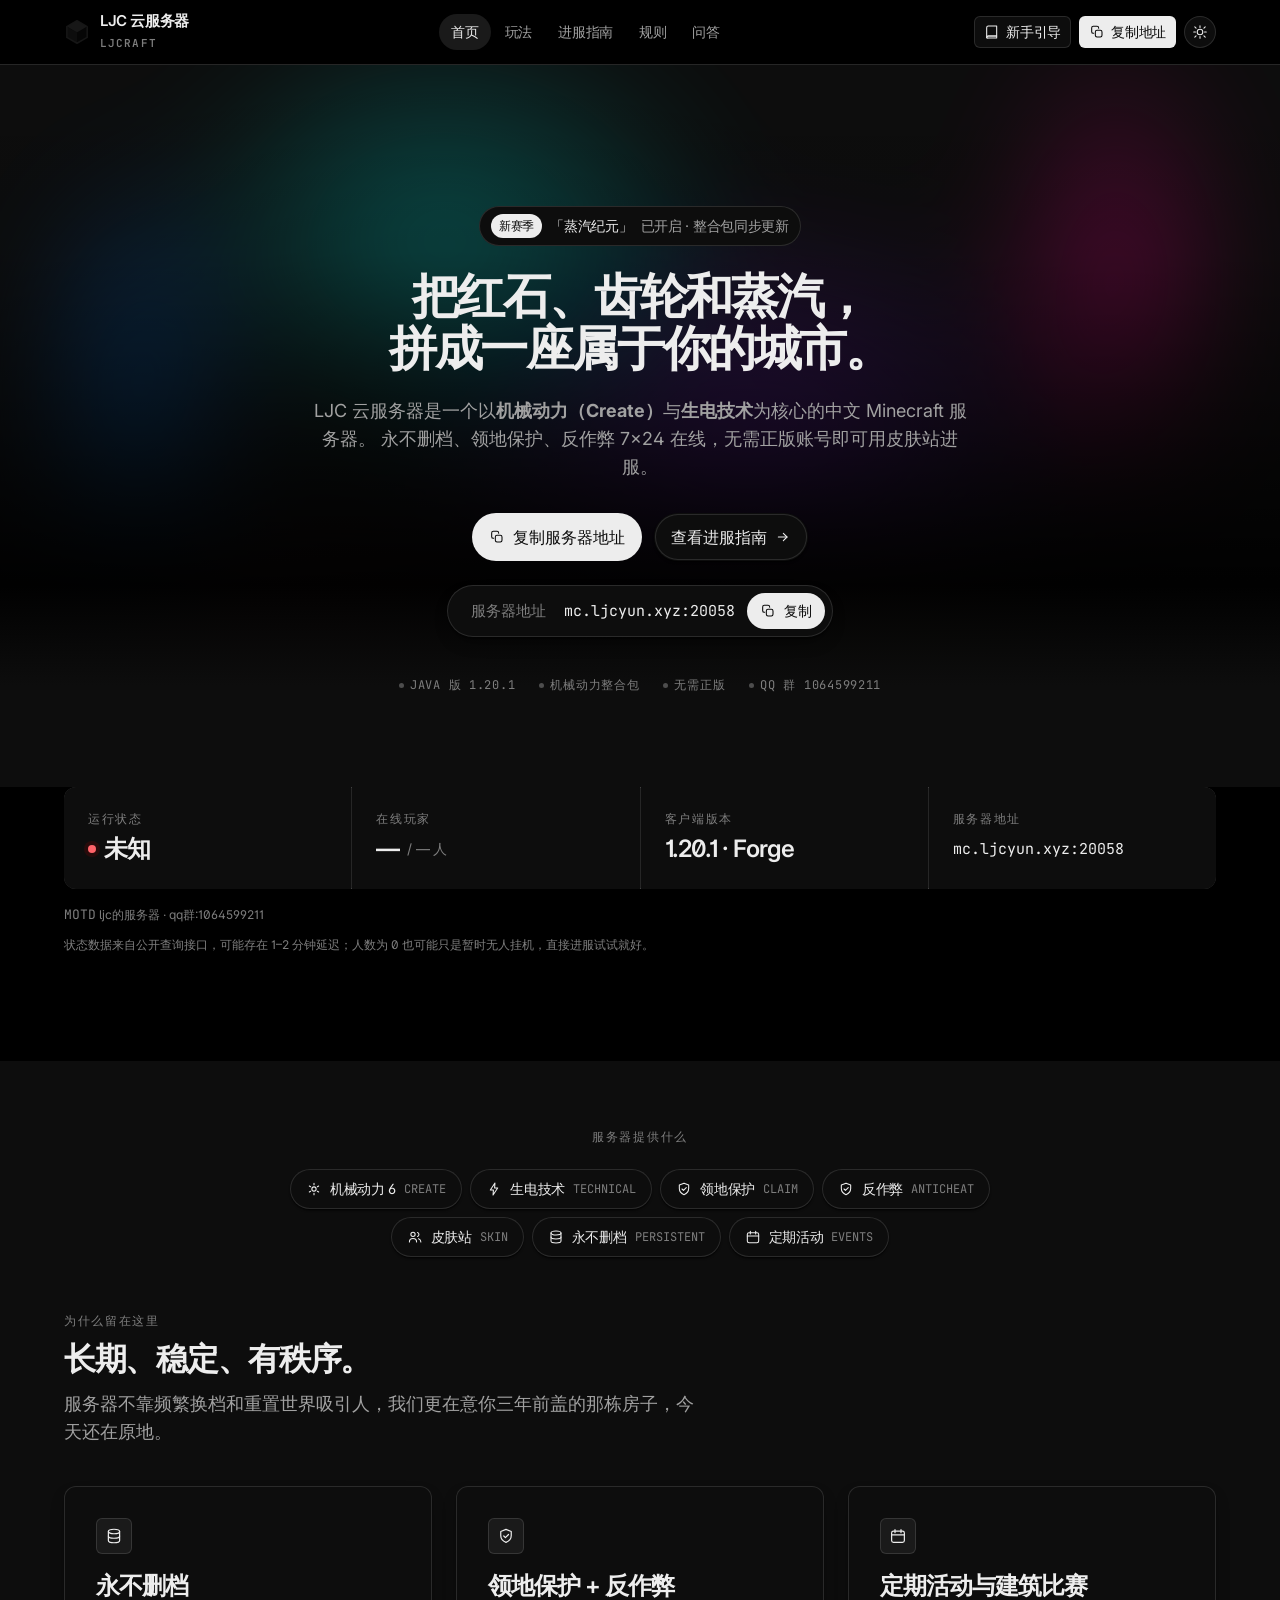
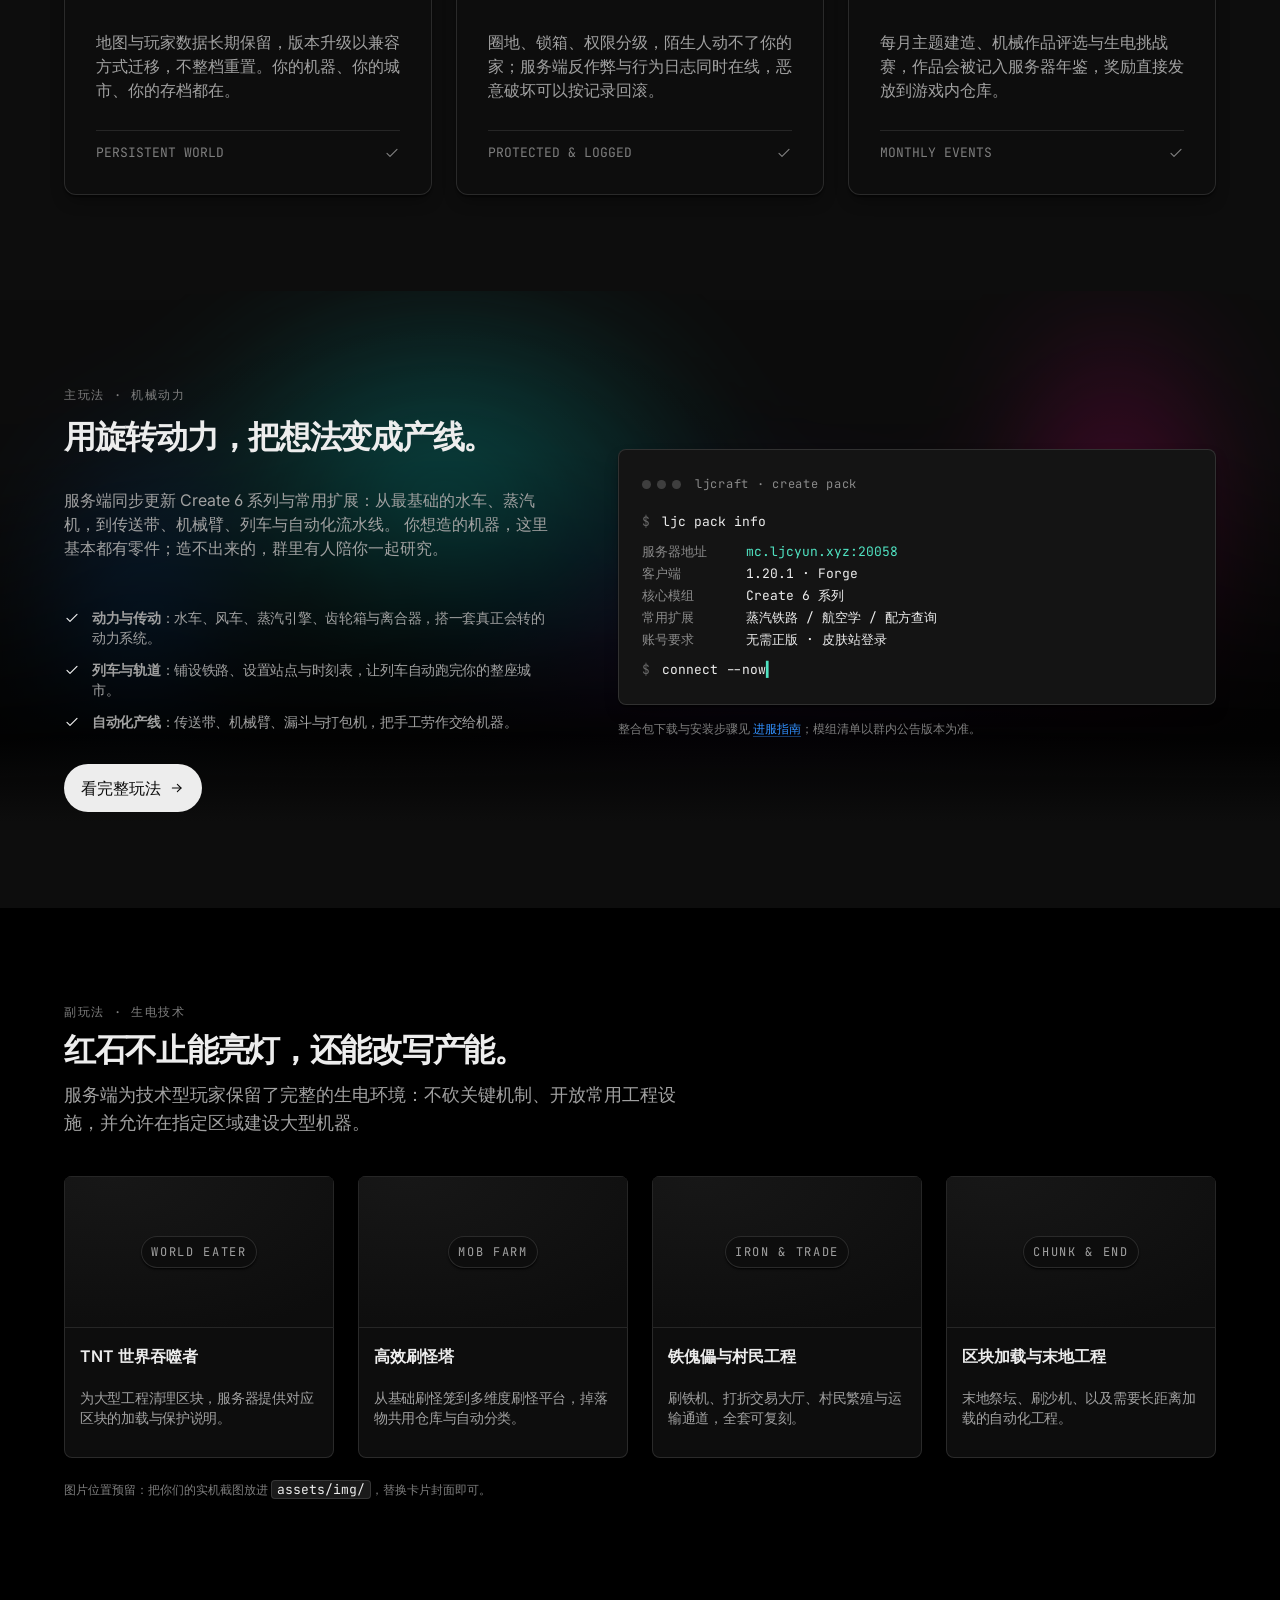
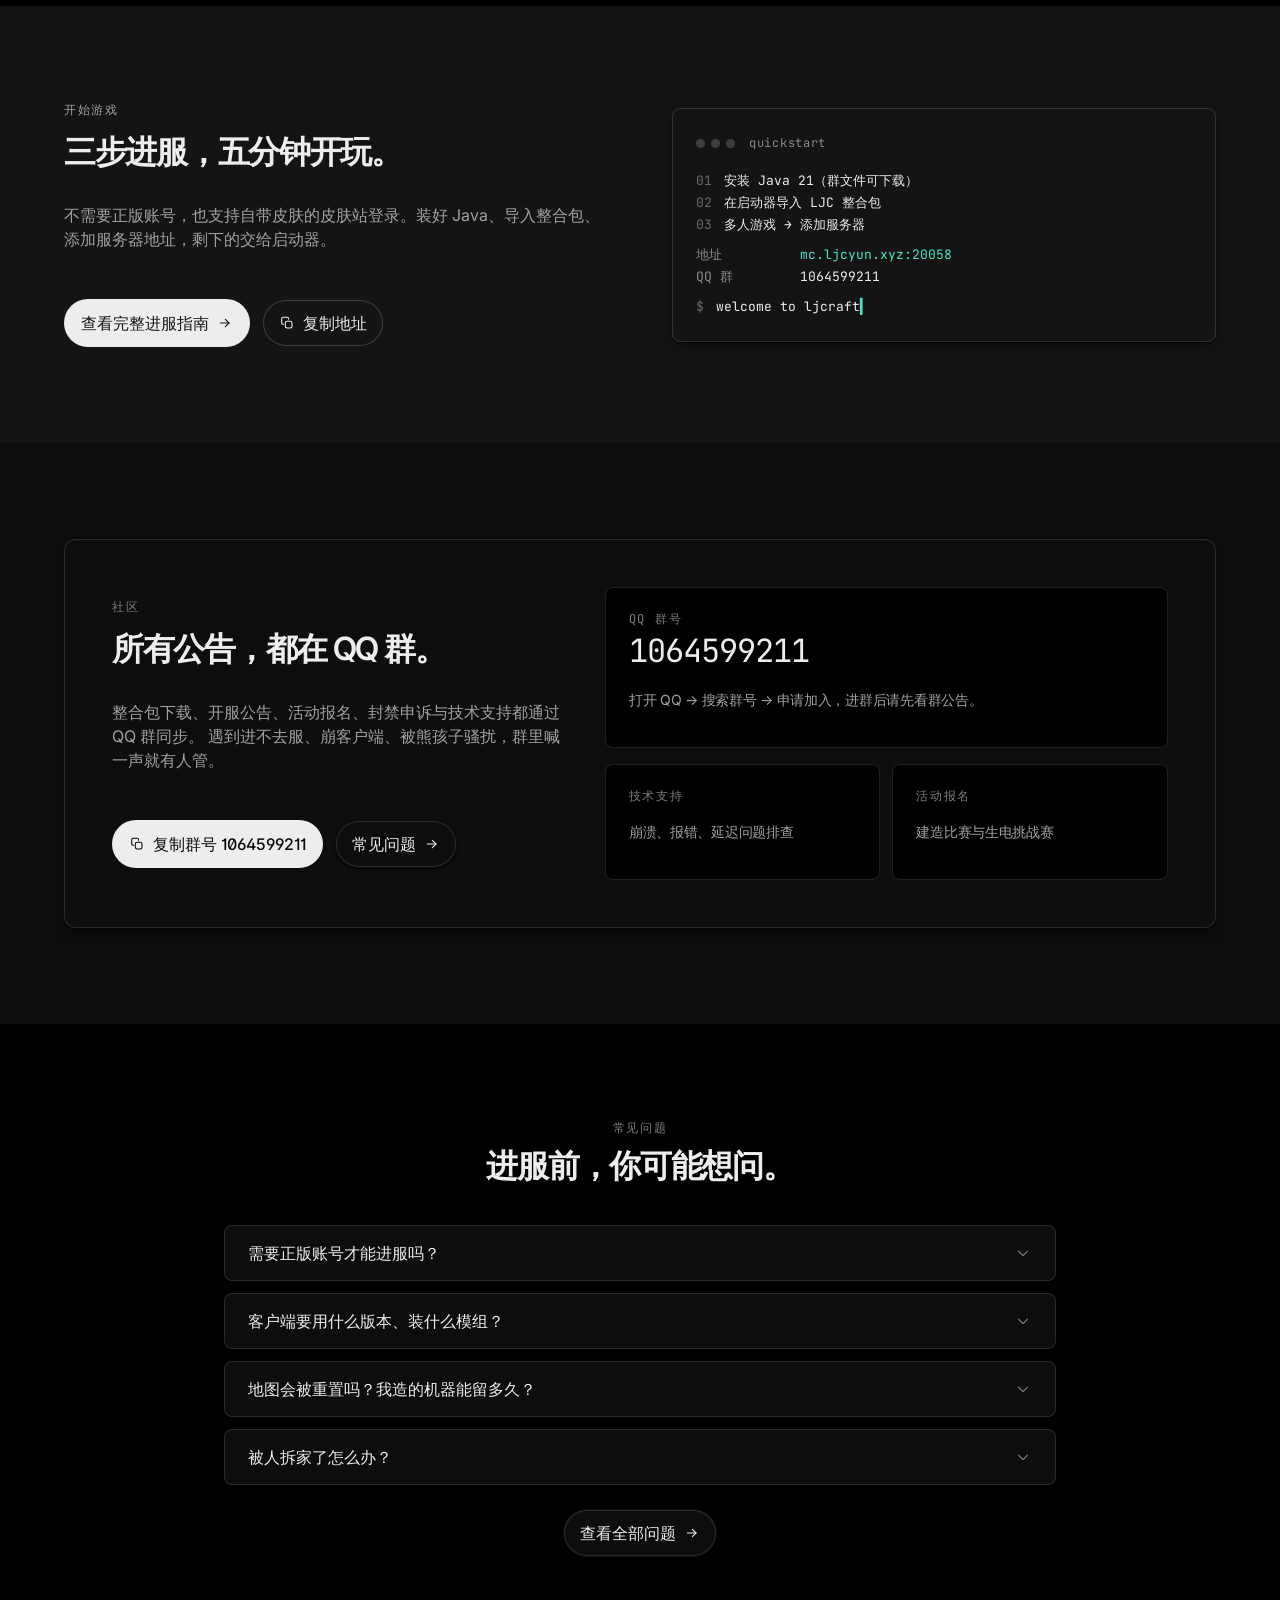
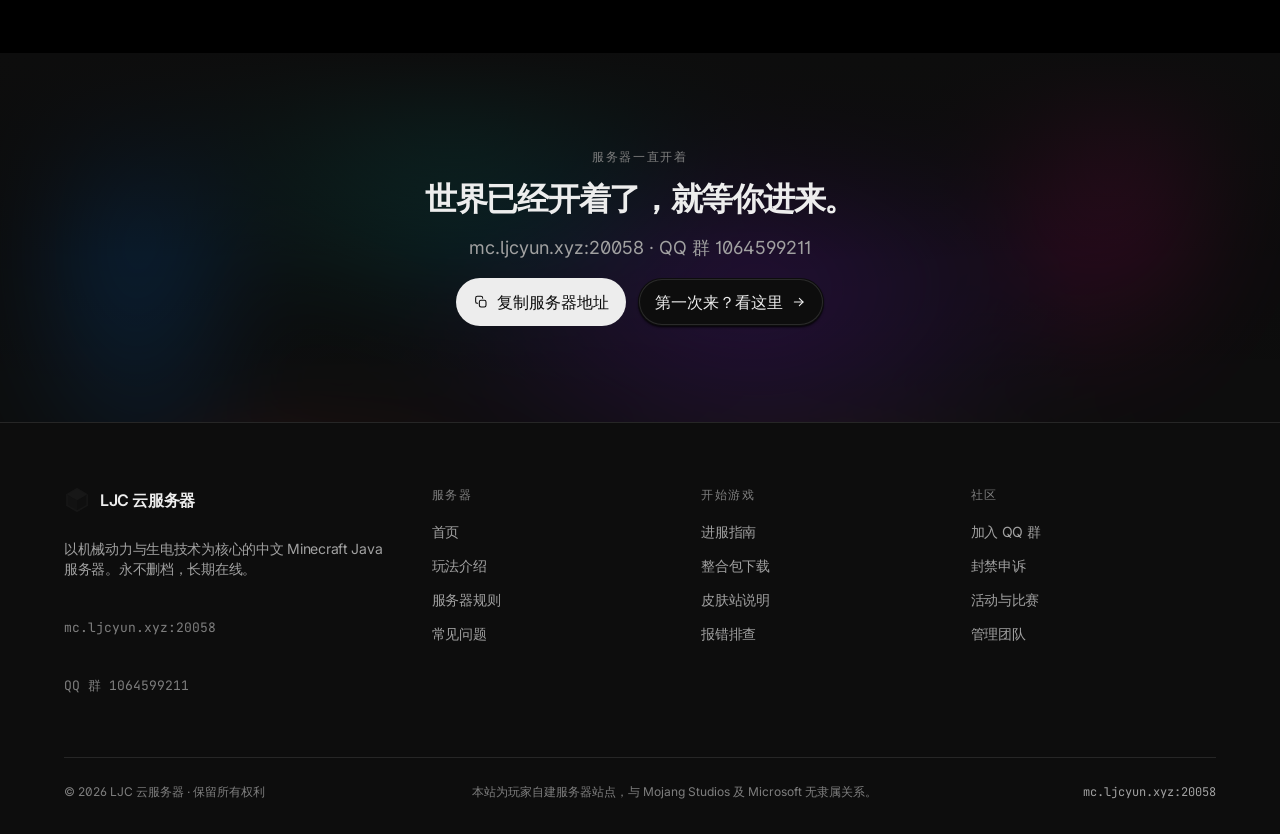
<file: index.html>
<!DOCTYPE html>
<html lang="zh-CN">
<head>
<meta charset="UTF-8">
<meta name="viewport" content="width=device-width, initial-scale=1">
<title>LJC 云服务器 · 机械动力 &amp; 生电 Minecraft 服务器</title>
<meta name="description" content="LJC 云服务器（LJCraft）是一个以机械动力（Create）与生电技术为核心的中文 Minecraft Java 服务器。永不删档、领地保护、反作弊在线，无需正版账号即可进服，服务器地址 mc.ljcyun.xyz:20058。">
<meta name="theme-color" content="#ffffff">
<meta property="og:type" content="website">
<meta property="og:title" content="LJC 云服务器 · 机械动力 &amp; 生电 Minecraft 服务器">
<meta property="og:description" content="永不删档的机械动力 &amp; 生电服务器。地址 mc.ljcyun.xyz:20058，QQ 群 1064599211。">
<meta property="og:image" content="assets/img/favicon.svg">
<link rel="icon" href="assets/img/favicon.svg" type="image/svg+xml">
<link rel="apple-touch-icon" href="assets/img/favicon.svg">
<link rel="preconnect" href="https://fonts.googleapis.com">
<link rel="preconnect" href="https://fonts.gstatic.com" crossorigin>
<link href="https://fonts.googleapis.com/css2?family=Inter:wght@400;500;600&family=JetBrains+Mono:wght@400&display=swap" rel="stylesheet">
<link rel="stylesheet" href="assets/css/style.css">
<script>
  /* 主题引导：在首次绘制前确定主题，避免闪白。默认深色（可切换并记忆） */
  (function () {
    var t = "dark";
    try {
      var saved = localStorage.getItem("ljc-theme");
      if (saved === "dark" || saved === "light") t = saved;
    } catch (e) {}
    document.documentElement.setAttribute("data-theme", t);
    var m = document.querySelector('meta[name="theme-color"]');
    if (m) m.setAttribute("content", t === "dark" ? "#000000" : "#ffffff");
  })();
</script>
</head>
<body>
<a class="skip-link" href="#main">跳到主要内容</a>

<!-- 图标精灵 -->
<svg width="0" height="0" style="position:absolute" aria-hidden="true" focusable="false">
  <symbol id="i-copy" viewBox="0 0 24 24" fill="none" stroke="currentColor" stroke-width="1.6" stroke-linecap="round" stroke-linejoin="round"><rect x="9.5" y="9.5" width="10" height="10" rx="2.5"/><path d="M14.5 6.5V6a2.5 2.5 0 0 0-2.5-2.5H6.5A2.5 2.5 0 0 0 4 6v5.5A2.5 2.5 0 0 0 6.5 14h.5"/></symbol>
  <symbol id="i-check" viewBox="0 0 24 24" fill="none" stroke="currentColor" stroke-width="1.8" stroke-linecap="round" stroke-linejoin="round"><path d="M4.5 12.5 9 17l10.5-10.5"/></symbol>
  <symbol id="i-arrow" viewBox="0 0 24 24" fill="none" stroke="currentColor" stroke-width="1.6" stroke-linecap="round" stroke-linejoin="round"><path d="M5 12h13"/><path d="m12.5 6.5 5.5 5.5-5.5 5.5"/></symbol>
  <symbol id="i-chat" viewBox="0 0 24 24" fill="none" stroke="currentColor" stroke-width="1.6" stroke-linecap="round" stroke-linejoin="round"><path d="M4 6.5A2.5 2.5 0 0 1 6.5 4h11A2.5 2.5 0 0 1 20 6.5v7a2.5 2.5 0 0 1-2.5 2.5H9.5L4 20V6.5Z"/></symbol>
  <symbol id="i-shield" viewBox="0 0 24 24" fill="none" stroke="currentColor" stroke-width="1.6" stroke-linecap="round" stroke-linejoin="round"><path d="M12 3.2 5 6v5.4c0 4.2 2.9 7.5 7 9.1 4.1-1.6 7-4.9 7-9.1V6l-7-2.8Z"/><path d="m9 12 2.2 2.2L15.4 10"/></symbol>
  <symbol id="i-archive" viewBox="0 0 24 24" fill="none" stroke="currentColor" stroke-width="1.6" stroke-linecap="round" stroke-linejoin="round"><ellipse cx="12" cy="6" rx="7.5" ry="3"/><path d="M4.5 6v12c0 1.66 3.36 3 7.5 3s7.5-1.34 7.5-3V6"/><path d="M4.5 12c0 1.66 3.36 3 7.5 3s7.5-1.34 7.5-3"/></symbol>
  <symbol id="i-calendar" viewBox="0 0 24 24" fill="none" stroke="currentColor" stroke-width="1.6" stroke-linecap="round" stroke-linejoin="round"><rect x="3.5" y="5.5" width="17" height="15" rx="2.5"/><path d="M3.5 10.5h17M8 3.5v4M16 3.5v4"/></symbol>
  <symbol id="i-chev" viewBox="0 0 24 24" fill="none" stroke="currentColor" stroke-width="1.7" stroke-linecap="round" stroke-linejoin="round"><path d="m6 9.5 6 6 6-6"/></symbol>
  <symbol id="i-menu" viewBox="0 0 24 24" fill="none" stroke="currentColor" stroke-width="1.7" stroke-linecap="round"><path d="M4 7h16M4 12h16M4 17h16"/></symbol>
  <symbol id="i-cube" viewBox="0 0 24 24" fill="none" stroke="currentColor" stroke-width="1.6" stroke-linecap="round" stroke-linejoin="round"><path d="M12 2.6 20.8 7.4v9.2L12 21.4 3.2 16.6V7.4L12 2.6Z"/><path d="M12 12 20.8 7.4M12 12v9.4M12 12 3.2 7.4"/></symbol>
  <symbol id="i-bolt" viewBox="0 0 24 24" fill="none" stroke="currentColor" stroke-width="1.6" stroke-linecap="round" stroke-linejoin="round"><path d="M13.4 3 6.5 13.4h4.6L10.6 21l6.9-10.4h-4.6L13.4 3Z"/></symbol>
  <symbol id="i-gear" viewBox="0 0 24 24" fill="none" stroke="currentColor" stroke-width="1.6" stroke-linecap="round" stroke-linejoin="round"><circle cx="12" cy="12" r="3.2"/><path d="M12 3.4v2.2M12 18.4v2.2M5 7.6l1.9 1.1M17.1 15.3l1.9 1.1M5 16.4l1.9-1.1M17.1 8.7l1.9-1.1"/></symbol>
  <symbol id="i-users" viewBox="0 0 24 24" fill="none" stroke="currentColor" stroke-width="1.6" stroke-linecap="round" stroke-linejoin="round"><circle cx="9" cy="8" r="3.2"/><path d="M3.6 19.6c0-3 2.4-5.4 5.4-5.4s5.4 2.4 5.4 5.4"/><path d="M15.8 5.3a3.2 3.2 0 0 1 0 6M17.4 14.5c2 .8 3.4 2.8 3.4 5.1"/></symbol>
  <symbol id="i-download" viewBox="0 0 24 24" fill="none" stroke="currentColor" stroke-width="1.6" stroke-linecap="round" stroke-linejoin="round"><path d="M12 3.5v11"/><path d="m8 10.5 4 4 4-4"/><path d="M4.5 17v1.5a2 2 0 0 0 2 2h11a2 2 0 0 0 2-2V17"/></symbol>
  <symbol id="i-book" viewBox="0 0 24 24" fill="none" stroke="currentColor" stroke-width="1.6" stroke-linecap="round" stroke-linejoin="round"><path d="M4 5.5A2.5 2.5 0 0 1 6.5 3H19v15H6.5A2.5 2.5 0 0 0 4 20.5v-15Z"/><path d="M4 20.5A2.5 2.5 0 0 1 6.5 18H19v3H6.5A2.5 2.5 0 0 1 4 20.5Z"/></symbol>
</svg>

<!-- ── 导航 ─────────────────────────────────────────────────────────────── -->
<header class="nav">
  <div class="container nav__inner">
    <a class="nav__brand" href="index.html" aria-label="LJC 云服务器 · 回到首页">
      <img class="nav__brand-mark" src="assets/img/logo.svg" alt="" width="26" height="26">
      <span class="nav__brand-text">LJC 云服务器<span>LJCraft</span></span>
    </a>

    <nav class="nav__links" aria-label="主导航">
      <a class="nav__link" href="index.html" data-nav-link>首页</a>
      <a class="nav__link" href="modes.html" data-nav-link>玩法</a>
      <a class="nav__link" href="join.html" data-nav-link>进服指南</a>
      <a class="nav__link" href="rules.html" data-nav-link>规则</a>
      <a class="nav__link" href="faq.html" data-nav-link>问答</a>
    </nav>

    <div class="nav__actions">
      <a class="nav-cta nav-cta--ghost" href="join.html">
        <svg class="btn__icon" aria-hidden="true"><use href="#i-book"/></svg>
        新手引导
      </a>
      <button class="nav-cta nav-cta--primary" type="button"
              data-copy="mc.ljcyun.xyz:20058" data-copy-label="已复制">
        <svg class="btn__icon" aria-hidden="true"><use href="#i-copy"/></svg>
        <span>复制地址</span>
      </button>
    </div>

    <button class="nav__toggle" type="button" data-nav-toggle aria-expanded="false" aria-controls="nav-mobile">
      <svg aria-hidden="true"><use href="#i-menu"/></svg>
      <span class="sr-only">打开导航菜单</span>
    </button>
  </div>

  <div class="nav__mobile" id="nav-mobile" data-nav-panel data-open="false">
    <ul>
      <li><a href="index.html" data-nav-link>首页</a></li>
      <li><a href="modes.html" data-nav-link>玩法</a></li>
      <li><a href="join.html" data-nav-link>进服指南</a></li>
      <li><a href="rules.html" data-nav-link>规则</a></li>
      <li><a href="faq.html" data-nav-link>问答</a></li>
    </ul>
    <div class="nav__actions">
      <button class="nav-cta nav-cta--primary" type="button"
              data-copy="mc.ljcyun.xyz:20058" data-copy-label="已复制">
        <svg class="btn__icon" aria-hidden="true"><use href="#i-copy"/></svg>
        <span>复制服务器地址</span>
      </button>
      <button class="nav-cta nav-cta--ghost" type="button"
              data-copy="1064599211" data-copy-label="已复制">
        <svg class="btn__icon" aria-hidden="true"><use href="#i-chat"/></svg>
        <span>复制 QQ 群号</span>
      </button>
    </div>
  </div>
</header>

<main id="main">

  <!-- ── Hero ───────────────────────────────────────────────────────────── -->
  <section class="hero">
    <div class="mesh" aria-hidden="true">
      <div class="mesh__canvas"></div>
      <div class="mesh__fade"></div>
    </div>

    <div class="container hero__inner">
      <span class="banner" data-reveal>
        <span class="badge badge--ink">新赛季</span>
        <strong>「蒸汽纪元」</strong>已开启 · 整合包同步更新
      </span>

      <h1 class="display-xl hero__title" data-reveal data-reveal-delay="60">
        把红石、齿轮和蒸汽，<br class="hero__br">拼成一座属于你的城市。
      </h1>

      <p class="lead hero__lead" data-reveal data-reveal-delay="120">
        LJC 云服务器是一个以<strong>机械动力（Create）</strong>与<strong>生电技术</strong>为核心的中文 Minecraft 服务器。
        永不删档、领地保护、反作弊 7×24 在线，无需正版账号即可用皮肤站进服。
      </p>

      <div class="cta-row hero__cta" data-reveal data-reveal-delay="180">
        <button class="btn btn--primary" type="button"
                data-copy="mc.ljcyun.xyz:20058" data-copy-label="地址已复制">
          <svg class="btn__icon" aria-hidden="true"><use href="#i-copy"/></svg>
          <span>复制服务器地址</span>
        </button>
        <a class="btn btn--secondary" href="join.html">
          查看进服指南
          <svg class="btn__icon" aria-hidden="true"><use href="#i-arrow"/></svg>
        </a>
      </div>

      <div class="ip-pill" data-reveal data-reveal-delay="220">
        <span class="ip-pill__addr"><b>服务器地址&nbsp;&nbsp;</b>mc.ljcyun.xyz:20058</span>
        <button class="btn btn--primary btn--sm ip-pill__btn" type="button"
                data-copy="mc.ljcyun.xyz:20058" data-copy-label="已复制">
          <svg class="btn__icon" aria-hidden="true"><use href="#i-copy"/></svg>
          <span>复制</span>
        </button>
      </div>

      <div class="hero__meta" data-reveal data-reveal-delay="260">
        <span>Java 版 1.20.1</span>
        <span>机械动力整合包</span>
        <span>无需正版</span>
        <span>QQ 群 1064599211</span>
      </div>
    </div>
  </section>

  <!-- ── 实时状态 ───────────────────────────────────────────────────────── -->
  <section class="band band--soft" style="padding-top:0" aria-label="服务器实时状态">
    <div class="container">
      <div class="status" data-reveal>
        <div class="status__cell">
          <span class="status__label">运行状态</span>
          <span class="status__value" data-status-state><i class="dot dot--pending"></i><span>检测中</span></span>
        </div>
        <div class="status__cell">
          <span class="status__label">在线玩家</span>
          <span class="status__value" data-status-players>—<small>/ — 人</small></span>
        </div>
        <div class="status__cell">
          <span class="status__label">客户端版本</span>
          <span class="status__value" data-status-version>1.20.1 · Forge</span>
        </div>
        <div class="status__cell">
          <span class="status__label">服务器地址</span>
          <span class="status__value status__value--addr">mc.ljcyun.xyz:20058</span>
        </div>
      </div>
      <p class="caption mt-md" data-reveal>
        <span class="mono">MOTD</span> <span data-status-motd>ljc的服务器 · qq群:1064599211</span>
      </p>
      <p class="caption" data-reveal>
        状态数据来自公开查询接口，可能存在 1–2 分钟延迟；人数为 0 也可能只是暂时无人挂机，直接进服试试就好。
      </p>
    </div>
  </section>

  <!-- ── 服务标签 ───────────────────────────────────────────────────────── -->
  <section class="band band--canvas" style="padding-block:56px">
    <div class="container">
      <p class="eyebrow text-center" style="display:block;margin-bottom:24px" data-reveal>服务器提供什么</p>
      <div class="pill-row" style="max-width:840px;margin-inline:auto" data-reveal data-reveal-delay="60">
        <span class="pill"><svg class="btn__icon" aria-hidden="true"><use href="#i-gear"/></svg>机械动力 6<span class="mono">CREATE</span></span>
        <span class="pill"><svg class="btn__icon" aria-hidden="true"><use href="#i-bolt"/></svg>生电技术<span class="mono">TECHNICAL</span></span>
        <span class="pill"><svg class="btn__icon" aria-hidden="true"><use href="#i-shield"/></svg>领地保护<span class="mono">CLAIM</span></span>
        <span class="pill"><svg class="btn__icon" aria-hidden="true"><use href="#i-shield"/></svg>反作弊<span class="mono">ANTICHEAT</span></span>
        <span class="pill"><svg class="btn__icon" aria-hidden="true"><use href="#i-users"/></svg>皮肤站<span class="mono">SKIN</span></span>
        <span class="pill"><svg class="btn__icon" aria-hidden="true"><use href="#i-archive"/></svg>永不删档<span class="mono">PERSISTENT</span></span>
        <span class="pill"><svg class="btn__icon" aria-hidden="true"><use href="#i-calendar"/></svg>定期活动<span class="mono">EVENTS</span></span>
      </div>
    </div>
  </section>

  <!-- ── 三个理由 ───────────────────────────────────────────────────────── -->
  <section class="band band--canvas" style="padding-top:0">
    <div class="container">
      <div class="section-head" data-reveal>
        <span class="eyebrow">为什么留在这里</span>
        <h2 class="display-lg">长期、稳定、有秩序。</h2>
        <p class="lead">服务器不靠频繁换档和重置世界吸引人，我们更在意你三年前盖的那栋房子，今天还在原地。</p>
      </div>

      <div class="grid grid--3">
        <article class="card card--lg" data-reveal>
          <span class="card__icon"><svg aria-hidden="true"><use href="#i-archive"/></svg></span>
          <h3 class="display-md">永不删档</h3>
          <p class="body-md">地图与玩家数据长期保留，版本升级以兼容方式迁移，不整档重置。你的机器、你的城市、你的存档都在。</p>
          <div class="card__foot">
            <span class="mono text-mute">PERSISTENT WORLD</span>
            <svg class="btn__icon text-mute" aria-hidden="true"><use href="#i-check"/></svg>
          </div>
        </article>

        <article class="card card--lg" data-reveal data-reveal-delay="80">
          <span class="card__icon"><svg aria-hidden="true"><use href="#i-shield"/></svg></span>
          <h3 class="display-md">领地保护 + 反作弊</h3>
          <p class="body-md">圈地、锁箱、权限分级，陌生人动不了你的家；服务端反作弊与行为日志同时在线，恶意破坏可以按记录回滚。</p>
          <div class="card__foot">
            <span class="mono text-mute">PROTECTED &amp; LOGGED</span>
            <svg class="btn__icon text-mute" aria-hidden="true"><use href="#i-check"/></svg>
          </div>
        </article>

        <article class="card card--lg" data-reveal data-reveal-delay="160">
          <span class="card__icon"><svg aria-hidden="true"><use href="#i-calendar"/></svg></span>
          <h3 class="display-md">定期活动与建筑比赛</h3>
          <p class="body-md">每月主题建造、机械作品评选与生电挑战赛，作品会被记入服务器年鉴，奖励直接发放到游戏内仓库。</p>
          <div class="card__foot">
            <span class="mono text-mute">MONTHLY EVENTS</span>
            <svg class="btn__icon text-mute" aria-hidden="true"><use href="#i-check"/></svg>
          </div>
        </article>
      </div>
    </div>
  </section>

  <!-- ── 机械动力（网格渐变 + 深色终端） ─────────────────────────────────── -->
  <section class="band band--canvas" style="position:relative;overflow:hidden;isolation:isolate">
    <div class="mesh" aria-hidden="true" style="opacity:.9">
      <div class="mesh__canvas" style="top:-30%;opacity:.34"></div>
      <div class="mesh__fade"></div>
    </div>

    <div class="container split split--wide-right" style="position:relative">
      <div class="split__copy" data-reveal>
        <span class="eyebrow">主玩法 · 机械动力</span>
        <h2 class="display-lg">用旋转动力，把想法变成产线。</h2>
        <p class="body-md">
          服务端同步更新 Create 6 系列与常用扩展：从最基础的水车、蒸汽机，到传送带、机械臂、列车与自动化流水线。
          你想造的机器，这里基本都有零件；造不出来的，群里有人陪你一起研究。
        </p>
        <ul class="feature-list mt-md">
          <li><svg aria-hidden="true"><use href="#i-check"/></svg><span><strong>动力与传动</strong>：水车、风车、蒸汽引擎、齿轮箱与离合器，搭一套真正会转的动力系统。</span></li>
          <li><svg aria-hidden="true"><use href="#i-check"/></svg><span><strong>列车与轨道</strong>：铺设铁路、设置站点与时刻表，让列车自动跑完你的整座城市。</span></li>
          <li><svg aria-hidden="true"><use href="#i-check"/></svg><span><strong>自动化产线</strong>：传送带、机械臂、漏斗与打包机，把手工劳作交给机器。</span></li>
        </ul>
        <div class="cta-row mt-md">
          <a class="btn btn--primary" href="modes.html">
            看完整玩法
            <svg class="btn__icon" aria-hidden="true"><use href="#i-arrow"/></svg>
          </a>
        </div>
      </div>

      <div data-reveal data-reveal-delay="100">
        <div class="terminal" role="img" aria-label="机械动力整合包信息">
          <div class="terminal__bar" aria-hidden="true">
            <i class="terminal__dot"></i><i class="terminal__dot"></i><i class="terminal__dot"></i>
            <span>ljcraft · create pack</span>
          </div>
          <div class="terminal__line"><span class="terminal__prompt">$</span><span class="terminal__v">ljc pack info</span></div>
          <div class="terminal__gap"></div>
          <div class="terminal__line"><span class="terminal__k">服务器地址</span><span class="terminal__v terminal__v--accent">mc.ljcyun.xyz:20058</span></div>
          <div class="terminal__line"><span class="terminal__k">客户端</span><span class="terminal__v">1.20.1 · Forge</span></div>
          <div class="terminal__line"><span class="terminal__k">核心模组</span><span class="terminal__v">Create 6 系列</span></div>
          <div class="terminal__line"><span class="terminal__k">常用扩展</span><span class="terminal__v">蒸汽铁路 / 航空学 / 配方查询</span></div>
          <div class="terminal__line"><span class="terminal__k">账号要求</span><span class="terminal__v">无需正版 · 皮肤站登录</span></div>
          <div class="terminal__gap"></div>
          <div class="terminal__line"><span class="terminal__prompt">$</span><span class="terminal__v">connect --now<span style="color:#50e3c2">▍</span></span></div>
        </div>
        <p class="caption mt-md">整合包下载与安装步骤见 <a class="inline-link" href="join.html#pack">进服指南</a>；模组清单以群内公告版本为准。</p>
      </div>
    </div>
  </section>

  <!-- ── 生电 ───────────────────────────────────────────────────────────── -->
  <section class="band band--soft">
    <div class="container">
      <div class="section-head" data-reveal>
        <span class="eyebrow">副玩法 · 生电技术</span>
        <h2 class="display-lg">红石不止能亮灯，还能改写产能。</h2>
        <p class="lead">服务端为技术型玩家保留了完整的生电环境：不砍关键机制、开放常用工程设施，并允许在指定区域建设大型机器。</p>
      </div>

      <div class="grid grid--4">
        <article class="card card--flush" data-reveal>
          <div class="card__media">
            <span class="card__media-label">World Eater</span>
          </div>
          <div class="card__body">
            <h3 class="body-md" style="font-weight:600;color:var(--ink)">TNT 世界吞噬者</h3>
            <p class="body-sm">为大型工程清理区块，服务器提供对应区块的加载与保护说明。</p>
          </div>
        </article>

        <article class="card card--flush" data-reveal data-reveal-delay="60">
          <div class="card__media">
            <span class="card__media-label">Mob Farm</span>
          </div>
          <div class="card__body">
            <h3 class="body-md" style="font-weight:600;color:var(--ink)">高效刷怪塔</h3>
            <p class="body-sm">从基础刷怪笼到多维度刷怪平台，掉落物共用仓库与自动分类。</p>
          </div>
        </article>

        <article class="card card--flush" data-reveal data-reveal-delay="120">
          <div class="card__media">
            <span class="card__media-label">Iron &amp; Trade</span>
          </div>
          <div class="card__body">
            <h3 class="body-md" style="font-weight:600;color:var(--ink)">铁傀儡与村民工程</h3>
            <p class="body-sm">刷铁机、打折交易大厅、村民繁殖与运输通道，全套可复刻。</p>
          </div>
        </article>

        <article class="card card--flush" data-reveal data-reveal-delay="180">
          <div class="card__media">
            <span class="card__media-label">Chunk &amp; End</span>
          </div>
          <div class="card__body">
            <h3 class="body-md" style="font-weight:600;color:var(--ink)">区块加载与末地工程</h3>
            <p class="body-sm">末地祭坛、刷沙机、以及需要长距离加载的自动化工程。</p>
          </div>
        </article>
      </div>

      <p class="caption mt-lg" data-reveal>图片位置预留：把你们的实机截图放进 <code class="inline">assets/img/</code>，替换卡片封面即可。</p>
    </div>
  </section>

  <!-- ── 三步进服（深色极性翻转） ────────────────────────────────────────── -->
  <section class="band band--dark">
    <div class="container split">
      <div class="split__copy" data-reveal>
        <span class="eyebrow">开始游戏</span>
        <h2 class="display-lg">三步进服，五分钟开玩。</h2>
        <p class="body-md">
          不需要正版账号，也支持自带皮肤的皮肤站登录。装好 Java、导入整合包、添加服务器地址，剩下的交给启动器。
        </p>
        <div class="cta-row mt-md">
          <a class="btn btn--on-dark" href="join.html">
            查看完整进服指南
            <svg class="btn__icon" aria-hidden="true"><use href="#i-arrow"/></svg>
          </a>
          <button class="btn btn--ghost-dark" type="button"
                  data-copy="mc.ljcyun.xyz:20058" data-copy-label="地址已复制">
            <svg class="btn__icon" aria-hidden="true"><use href="#i-copy"/></svg>
            <span>复制地址</span>
          </button>
        </div>
      </div>

      <div data-reveal data-reveal-delay="100">
        <div class="terminal">
          <div class="terminal__bar" aria-hidden="true">
            <i class="terminal__dot"></i><i class="terminal__dot"></i><i class="terminal__dot"></i>
            <span>quickstart</span>
          </div>
          <div class="terminal__line"><span class="terminal__prompt">01</span><span class="terminal__v">安装 Java 21（群文件可下载）</span></div>
          <div class="terminal__line"><span class="terminal__prompt">02</span><span class="terminal__v">在启动器导入 LJC 整合包</span></div>
          <div class="terminal__line"><span class="terminal__prompt">03</span><span class="terminal__v">多人游戏 → 添加服务器</span></div>
          <div class="terminal__gap"></div>
          <div class="terminal__line"><span class="terminal__k">地址</span><span class="terminal__v terminal__v--accent">mc.ljcyun.xyz:20058</span></div>
          <div class="terminal__line"><span class="terminal__k">QQ 群</span><span class="terminal__v">1064599211</span></div>
          <div class="terminal__gap"></div>
          <div class="terminal__line"><span class="terminal__prompt">$</span><span class="terminal__v">welcome to ljcraft<span style="color:#50e3c2">▍</span></span></div>
        </div>
      </div>
    </div>
  </section>

  <!-- ── 社区 / QQ 群 ───────────────────────────────────────────────────── -->
  <section class="band band--canvas">
    <div class="container">
      <div class="card card--lg" style="padding:clamp(24px,4vw,48px)" data-reveal>
        <div class="split split--wide-right" style="align-items:center;gap:var(--sp-xl)">
          <div class="split__copy">
            <span class="eyebrow">社区</span>
            <h2 class="display-lg">所有公告，都在 QQ 群。</h2>
            <p class="body-md">
              整合包下载、开服公告、活动报名、封禁申诉与技术支持都通过 QQ 群同步。
              遇到进不去服、崩客户端、被熊孩子骚扰，群里喊一声就有人管。
            </p>
            <div class="cta-row mt-md">
              <button class="btn btn--primary" type="button"
                      data-copy="1064599211" data-copy-label="群号已复制">
                <svg class="btn__icon" aria-hidden="true"><use href="#i-copy"/></svg>
                <span>复制群号 1064599211</span>
              </button>
              <a class="btn btn--secondary" href="faq.html">
                常见问题
                <svg class="btn__icon" aria-hidden="true"><use href="#i-arrow"/></svg>
              </a>
            </div>
          </div>

          <div class="stack-md">
            <div class="card card--soft" style="gap:6px">
              <span class="eyebrow">QQ 群号</span>
              <p class="display-lg" style="font-family:var(--font-mono);font-weight:400;letter-spacing:-1px">1064599211</p>
              <p class="body-sm">打开 QQ → 搜索群号 → 申请加入，进群后请先看群公告。</p>
            </div>
            <div class="grid grid--2" style="gap:var(--sp-sm)">
              <div class="card card--soft" style="gap:4px">
                <span class="eyebrow">技术支持</span>
                <p class="body-sm">崩溃、报错、延迟问题排查</p>
              </div>
              <div class="card card--soft" style="gap:4px">
                <span class="eyebrow">活动报名</span>
                <p class="body-sm">建造比赛与生电挑战赛</p>
              </div>
            </div>
          </div>
        </div>
      </div>
    </div>
  </section>

  <!-- ── FAQ 预览 ───────────────────────────────────────────────────────── -->
  <section class="band band--soft">
    <div class="container container--narrow">
      <div class="section-head section-head--center" data-reveal>
        <span class="eyebrow">常见问题</span>
        <h2 class="display-lg">进服前，你可能想问。</h2>
      </div>

      <div class="faq" data-reveal>
        <details class="faq__item">
          <summary class="faq__q">需要正版账号才能进服吗？
            <svg class="faq__chev" aria-hidden="true"><use href="#i-chev"/></svg>
          </summary>
          <div class="faq__a">
            <p>不需要。服务器支持离线登录（非正版）进入，并自建了皮肤站：注册后在皮肤站上传皮肤，进入游戏即可显示你自己的外观。</p>
          </div>
        </details>

        <details class="faq__item">
          <summary class="faq__q">客户端要用什么版本、装什么模组？
            <svg class="faq__chev" aria-hidden="true"><use href="#i-chev"/></svg>
          </summary>
          <div class="faq__a">
            <p>服务端为 Java 版 1.20.1 + Forge，核心是机械动力（Create）整合包。请直接使用群文件里的整合包，版本与模组列表一致才不会被踢出。</p>
          </div>
        </details>

        <details class="faq__item">
          <summary class="faq__q">地图会被重置吗？我造的机器能留多久？
            <svg class="faq__chev" aria-hidden="true"><use href="#i-chev"/></svg>
          </summary>
          <div class="faq__a">
            <p>不会删档。地图与玩家数据长期保留，版本更新采用兼容迁移，不整档重置。</p>
          </div>
        </details>

        <details class="faq__item">
          <summary class="faq__q">被人拆家了怎么办？
            <svg class="faq__chev" aria-hidden="true"><use href="#i-chev"/></svg>
          </summary>
          <div class="faq__a">
            <p>先圈地：用领地指令把自己的建筑保护起来；如果已经遭到破坏，在 QQ 群提交坐标与时间，管理员可以依据行为日志回滚被破坏的方块。</p>
          </div>
        </details>
      </div>

      <div class="text-center mt-lg" data-reveal>
        <a class="btn btn--secondary" href="faq.html">
          查看全部问题
          <svg class="btn__icon" aria-hidden="true"><use href="#i-arrow"/></svg>
        </a>
      </div>
    </div>
  </section>

  <!-- ── 结尾 CTA ───────────────────────────────────────────────────────── -->
  <section class="cta-band">
    <div class="mesh" aria-hidden="true">
      <div class="mesh__canvas"></div>
      <div class="mesh__fade mesh__fade--up"></div>
    </div>
    <div class="container cta-band__inner">
      <span class="eyebrow" data-reveal>服务器一直开着</span>
      <h2 class="display-lg" data-reveal data-reveal-delay="60" style="max-width:18em">世界已经开着了，就等你进来。</h2>
      <p class="lead" data-reveal data-reveal-delay="120" style="max-width:34em">
        mc.ljcyun.xyz:20058 · QQ 群 1064599211
      </p>
      <div class="cta-row" style="justify-content:center" data-reveal data-reveal-delay="180">
        <button class="btn btn--primary" type="button"
                data-copy="mc.ljcyun.xyz:20058" data-copy-label="地址已复制">
          <svg class="btn__icon" aria-hidden="true"><use href="#i-copy"/></svg>
          <span>复制服务器地址</span>
        </button>
        <a class="btn btn--secondary" href="join.html">
          第一次来？看这里
          <svg class="btn__icon" aria-hidden="true"><use href="#i-arrow"/></svg>
        </a>
      </div>
    </div>
  </section>

</main>

<!-- ── 页脚 ─────────────────────────────────────────────────────────────── -->
<footer class="footer">
  <div class="container">
    <div class="footer__grid">
      <div class="footer__col footer__brand">
        <div class="footer__brand-mark">
          <img src="assets/img/logo.svg" alt="" width="26" height="26">
          LJC 云服务器
        </div>
        <p class="body-sm">以机械动力与生电技术为核心的中文 Minecraft Java 服务器。永不删档，长期在线。</p>
        <p class="mono text-mute">mc.ljcyun.xyz:20058</p>
        <p class="mono text-mute">QQ 群 1064599211</p>
      </div>

      <div class="footer__col">
        <h4>服务器</h4>
        <ul>
          <li><a href="index.html">首页</a></li>
          <li><a href="modes.html">玩法介绍</a></li>
          <li><a href="rules.html">服务器规则</a></li>
          <li><a href="faq.html">常见问题</a></li>
        </ul>
      </div>

      <div class="footer__col">
        <h4>开始游戏</h4>
        <ul>
          <li><a href="join.html">进服指南</a></li>
          <li><a href="join.html#pack">整合包下载</a></li>
          <li><a href="join.html#skin">皮肤站说明</a></li>
          <li><a href="join.html#errors">报错排查</a></li>
        </ul>
      </div>

      <div class="footer__col">
        <h4>社区</h4>
        <ul>
          <li><a href="faq.html#contact">加入 QQ 群</a></li>
          <li><a href="rules.html#appeal">封禁申诉</a></li>
          <li><a href="modes.html#events">活动与比赛</a></li>
          <li><a href="faq.html#staff">管理团队</a></li>
        </ul>
      </div>
    </div>

    <div class="footer__bottom">
      <span>© <span data-year>2025</span> LJC 云服务器 · 保留所有权利</span>
      <span>本站为玩家自建服务器站点，与 Mojang Studios 及 Microsoft 无隶属关系。</span>
      <span class="mono">mc.ljcyun.xyz:20058</span>
    </div>
  </div>
</footer>

<script src="assets/js/main.js"></script>
</body>
</html>
</file>
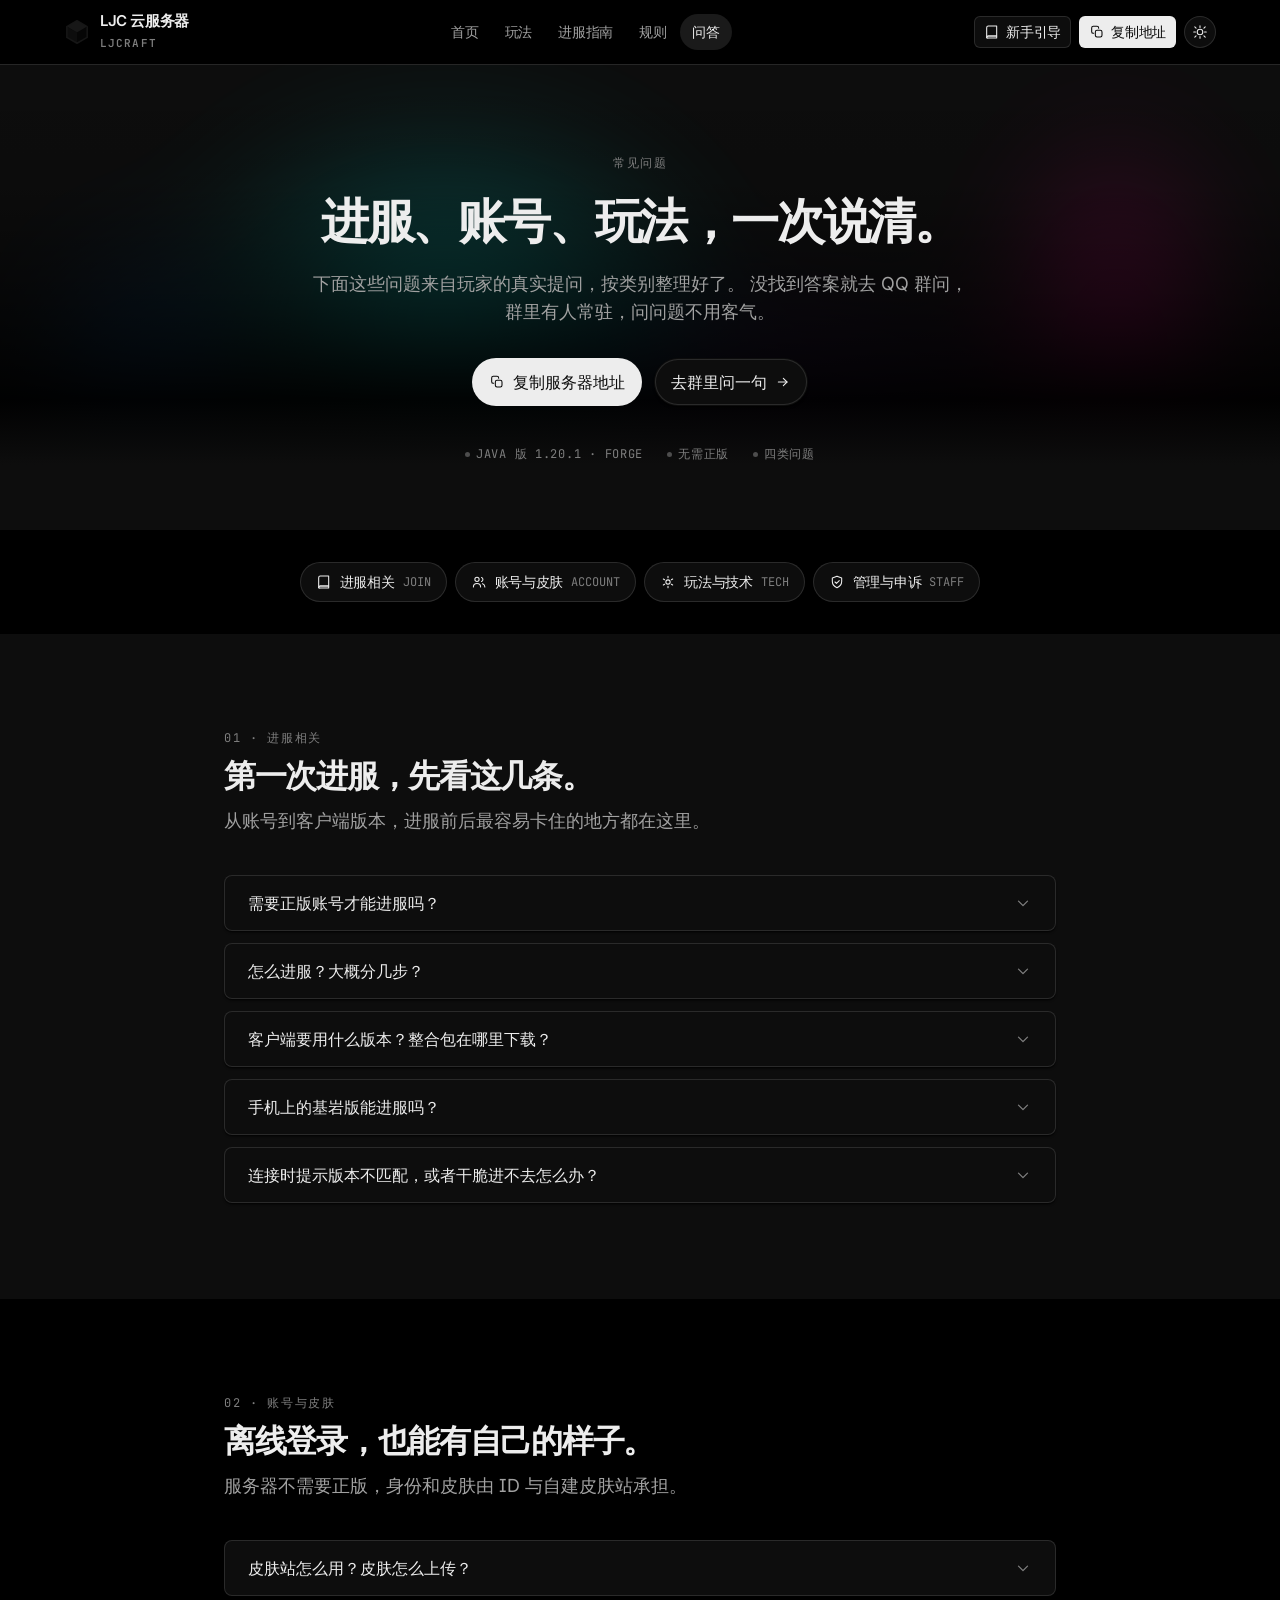
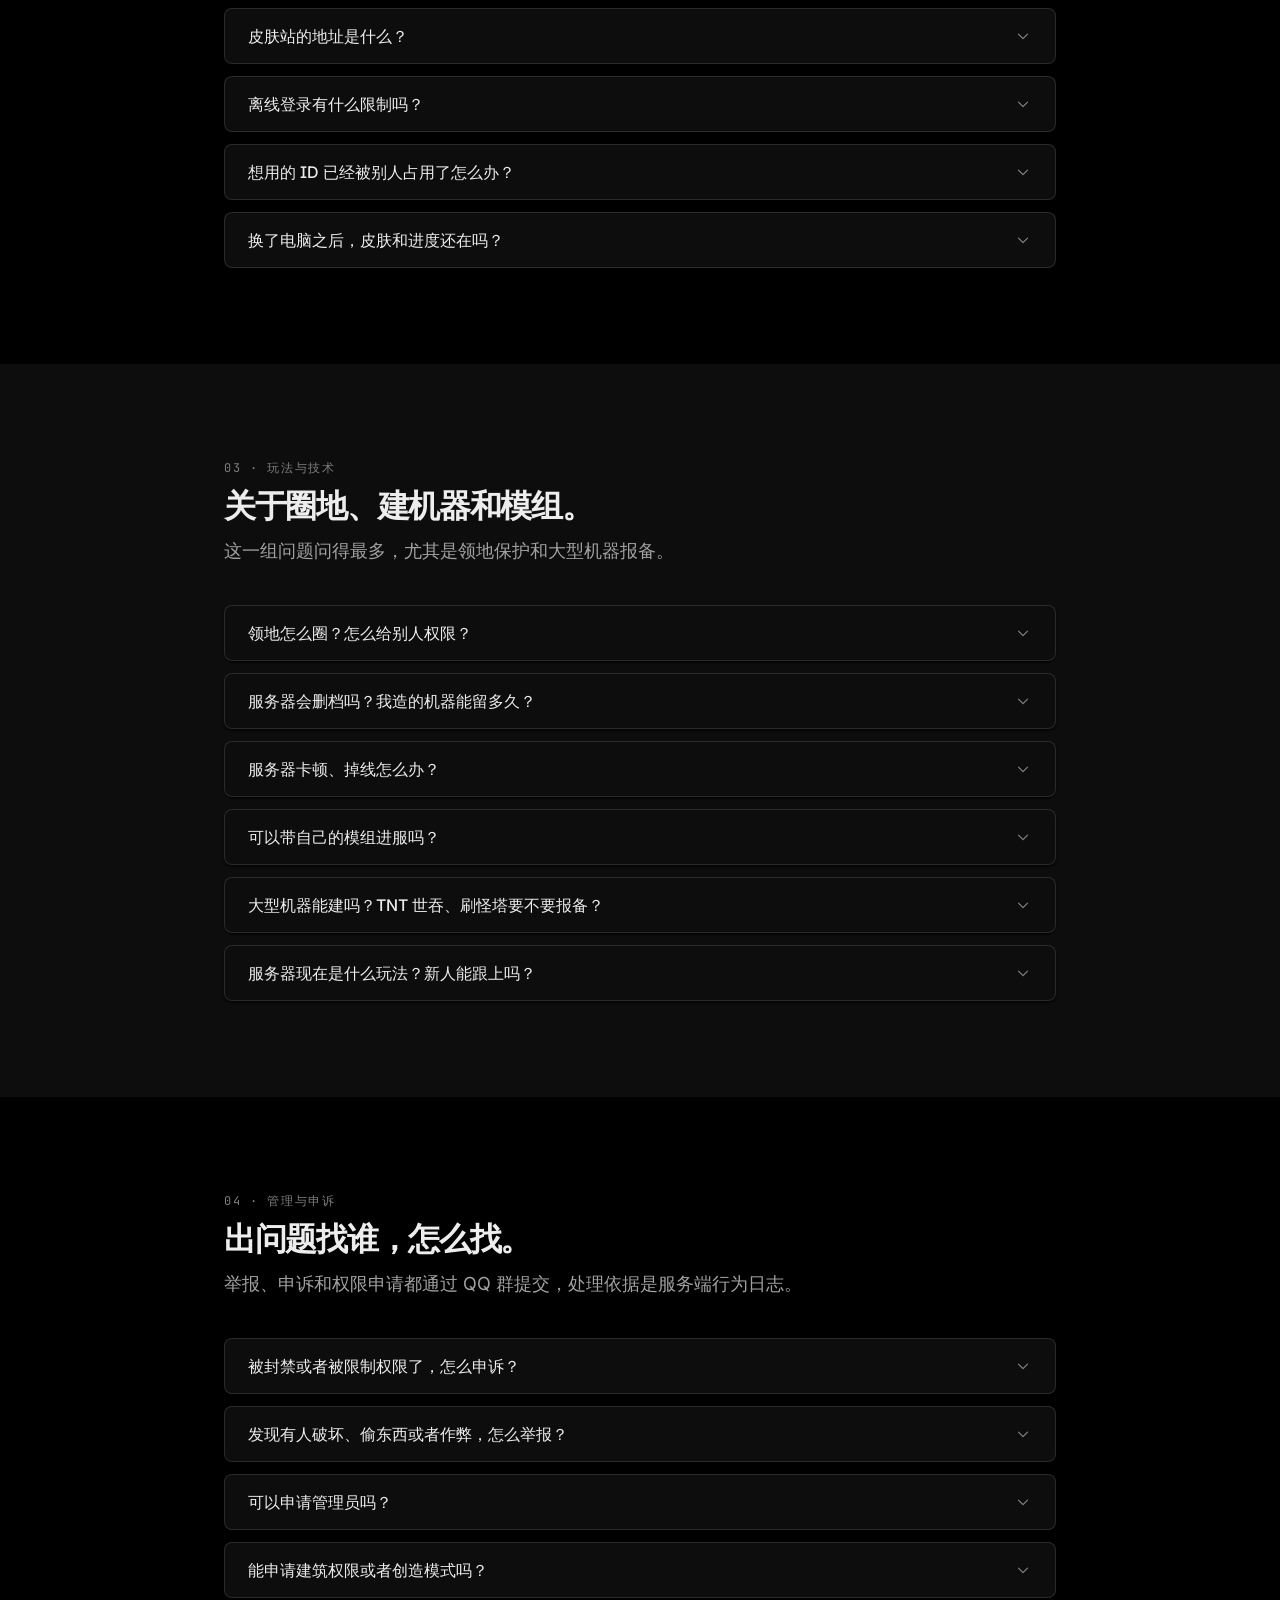
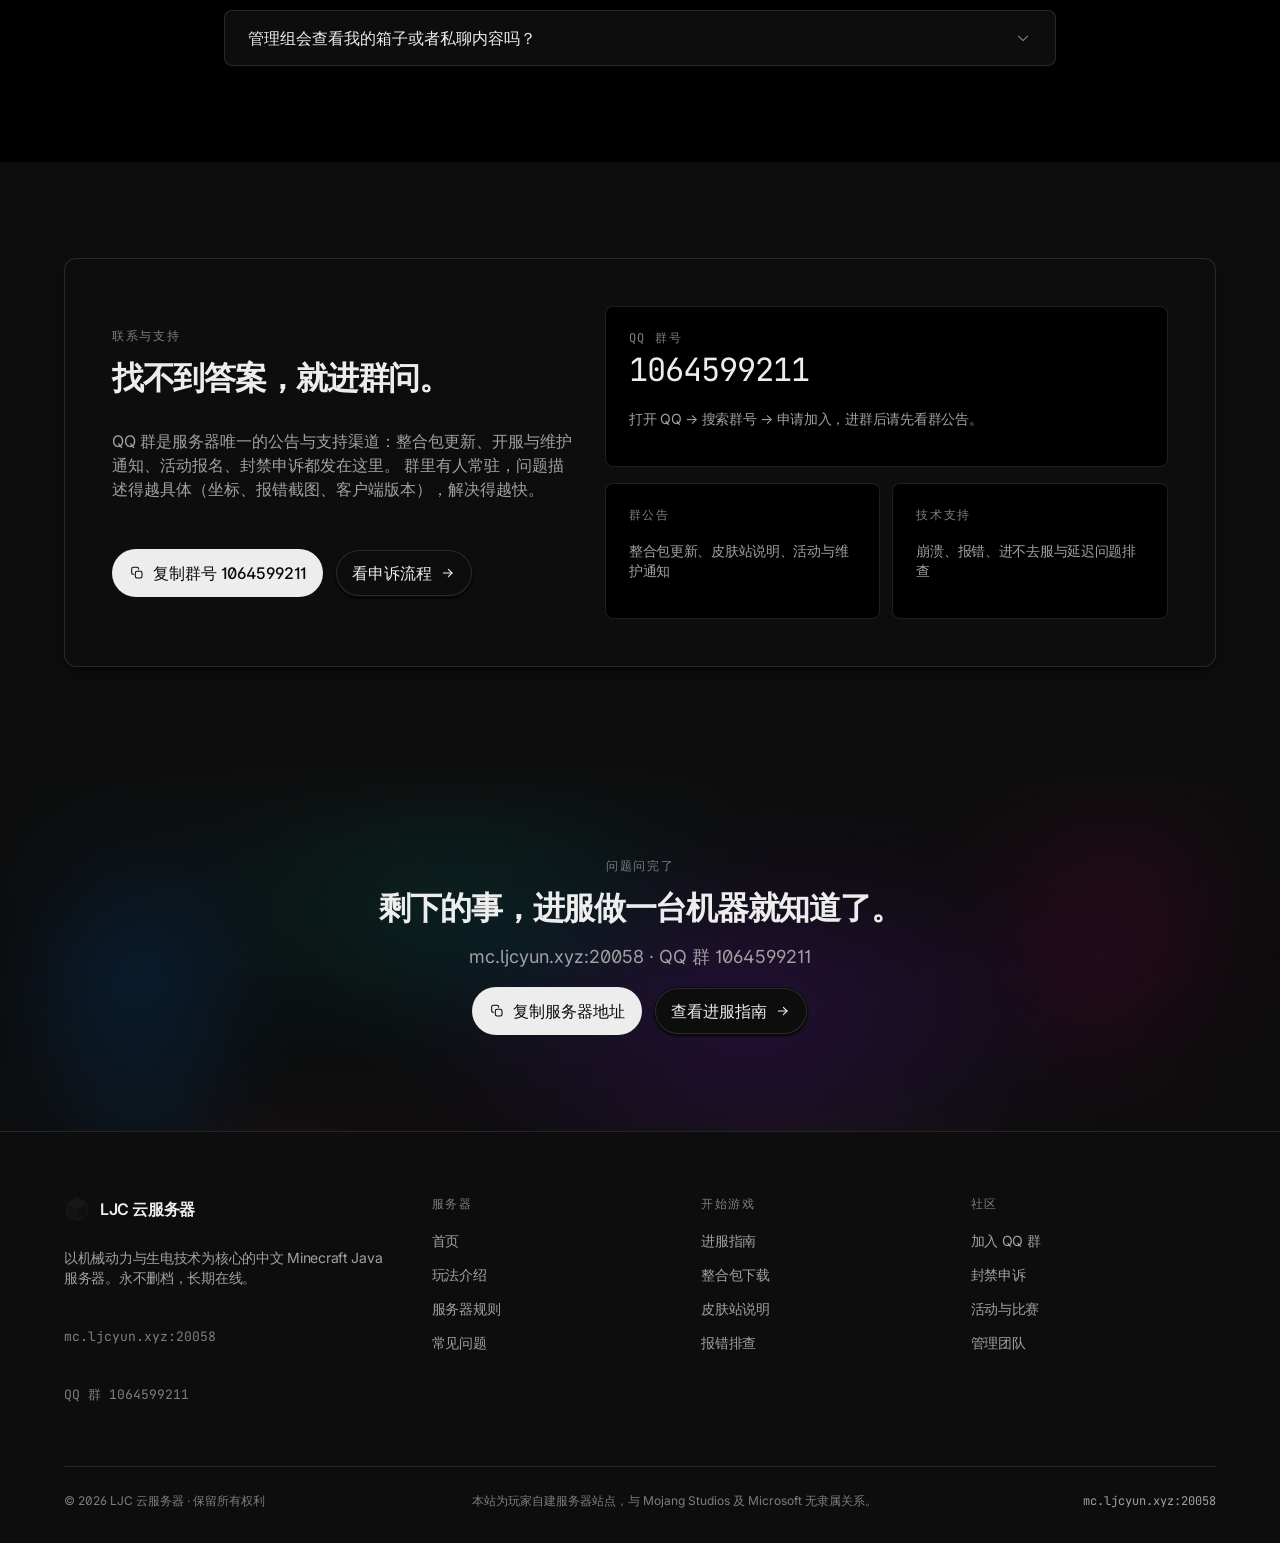
<file: faq.html>
<!DOCTYPE html>
<html lang="zh-CN">
<head>
<meta charset="UTF-8">
<meta name="viewport" content="width=device-width, initial-scale=1">
<title>常见问题 · LJC 云服务器</title>
<meta name="description" content="LJC 云服务器（LJCraft）常见问题：需要正版吗、三步进服流程、客户端版本与整合包下载、皮肤站怎么用、领地怎么圈、会不会删档、卡顿掉线怎么办、封禁如何申诉。QQ 群 1064599211。">
<meta name="theme-color" content="#ffffff">
<meta property="og:type" content="website">
<meta property="og:title" content="常见问题 · LJC 云服务器">
<meta property="og:description" content="进服、账号、玩法、管理与申诉，一次说清。服务器地址 mc.ljcyun.xyz:20058，QQ 群 1064599211。">
<meta property="og:image" content="assets/img/favicon.svg">
<link rel="icon" href="assets/img/favicon.svg" type="image/svg+xml">
<link rel="apple-touch-icon" href="assets/img/favicon.svg">
<link rel="preconnect" href="https://fonts.googleapis.com">
<link rel="preconnect" href="https://fonts.gstatic.com" crossorigin>
<link href="https://fonts.googleapis.com/css2?family=Inter:wght@400;500;600&family=JetBrains+Mono:wght@400&display=swap" rel="stylesheet">
<link rel="stylesheet" href="assets/css/style.css">
<script>
  /* 主题引导：在首次绘制前确定主题，避免闪白。默认深色（可切换并记忆） */
  (function () {
    var t = "dark";
    try {
      var saved = localStorage.getItem("ljc-theme");
      if (saved === "dark" || saved === "light") t = saved;
    } catch (e) {}
    document.documentElement.setAttribute("data-theme", t);
    var m = document.querySelector('meta[name="theme-color"]');
    if (m) m.setAttribute("content", t === "dark" ? "#000000" : "#ffffff");
  })();
</script>
</head>
<body>
<a class="skip-link" href="#main">跳到主要内容</a>

<!-- 图标精灵 -->
<svg width="0" height="0" style="position:absolute" aria-hidden="true" focusable="false">
  <symbol id="i-copy" viewBox="0 0 24 24" fill="none" stroke="currentColor" stroke-width="1.6" stroke-linecap="round" stroke-linejoin="round"><rect x="9.5" y="9.5" width="10" height="10" rx="2.5"/><path d="M14.5 6.5V6a2.5 2.5 0 0 0-2.5-2.5H6.5A2.5 2.5 0 0 0 4 6v5.5A2.5 2.5 0 0 0 6.5 14h.5"/></symbol>
  <symbol id="i-check" viewBox="0 0 24 24" fill="none" stroke="currentColor" stroke-width="1.8" stroke-linecap="round" stroke-linejoin="round"><path d="M4.5 12.5 9 17l10.5-10.5"/></symbol>
  <symbol id="i-arrow" viewBox="0 0 24 24" fill="none" stroke="currentColor" stroke-width="1.6" stroke-linecap="round" stroke-linejoin="round"><path d="M5 12h13"/><path d="m12.5 6.5 5.5 5.5-5.5 5.5"/></symbol>
  <symbol id="i-chat" viewBox="0 0 24 24" fill="none" stroke="currentColor" stroke-width="1.6" stroke-linecap="round" stroke-linejoin="round"><path d="M4 6.5A2.5 2.5 0 0 1 6.5 4h11A2.5 2.5 0 0 1 20 6.5v7a2.5 2.5 0 0 1-2.5 2.5H9.5L4 20V6.5Z"/></symbol>
  <symbol id="i-shield" viewBox="0 0 24 24" fill="none" stroke="currentColor" stroke-width="1.6" stroke-linecap="round" stroke-linejoin="round"><path d="M12 3.2 5 6v5.4c0 4.2 2.9 7.5 7 9.1 4.1-1.6 7-4.9 7-9.1V6l-7-2.8Z"/><path d="m9 12 2.2 2.2L15.4 10"/></symbol>
  <symbol id="i-archive" viewBox="0 0 24 24" fill="none" stroke="currentColor" stroke-width="1.6" stroke-linecap="round" stroke-linejoin="round"><ellipse cx="12" cy="6" rx="7.5" ry="3"/><path d="M4.5 6v12c0 1.66 3.36 3 7.5 3s7.5-1.34 7.5-3V6"/><path d="M4.5 12c0 1.66 3.36 3 7.5 3s7.5-1.34 7.5-3"/></symbol>
  <symbol id="i-calendar" viewBox="0 0 24 24" fill="none" stroke="currentColor" stroke-width="1.6" stroke-linecap="round" stroke-linejoin="round"><rect x="3.5" y="5.5" width="17" height="15" rx="2.5"/><path d="M3.5 10.5h17M8 3.5v4M16 3.5v4"/></symbol>
  <symbol id="i-chev" viewBox="0 0 24 24" fill="none" stroke="currentColor" stroke-width="1.7" stroke-linecap="round" stroke-linejoin="round"><path d="m6 9.5 6 6 6-6"/></symbol>
  <symbol id="i-menu" viewBox="0 0 24 24" fill="none" stroke="currentColor" stroke-width="1.7" stroke-linecap="round"><path d="M4 7h16M4 12h16M4 17h16"/></symbol>
  <symbol id="i-cube" viewBox="0 0 24 24" fill="none" stroke="currentColor" stroke-width="1.6" stroke-linecap="round" stroke-linejoin="round"><path d="M12 2.6 20.8 7.4v9.2L12 21.4 3.2 16.6V7.4L12 2.6Z"/><path d="M12 12 20.8 7.4M12 12v9.4M12 12 3.2 7.4"/></symbol>
  <symbol id="i-bolt" viewBox="0 0 24 24" fill="none" stroke="currentColor" stroke-width="1.6" stroke-linecap="round" stroke-linejoin="round"><path d="M13.4 3 6.5 13.4h4.6L10.6 21l6.9-10.4h-4.6L13.4 3Z"/></symbol>
  <symbol id="i-gear" viewBox="0 0 24 24" fill="none" stroke="currentColor" stroke-width="1.6" stroke-linecap="round" stroke-linejoin="round"><circle cx="12" cy="12" r="3.2"/><path d="M12 3.4v2.2M12 18.4v2.2M5 7.6l1.9 1.1M17.1 15.3l1.9 1.1M5 16.4l1.9-1.1M17.1 8.7l1.9-1.1"/></symbol>
  <symbol id="i-users" viewBox="0 0 24 24" fill="none" stroke="currentColor" stroke-width="1.6" stroke-linecap="round" stroke-linejoin="round"><circle cx="9" cy="8" r="3.2"/><path d="M3.6 19.6c0-3 2.4-5.4 5.4-5.4s5.4 2.4 5.4 5.4"/><path d="M15.8 5.3a3.2 3.2 0 0 1 0 6M17.4 14.5c2 .8 3.4 2.8 3.4 5.1"/></symbol>
  <symbol id="i-download" viewBox="0 0 24 24" fill="none" stroke="currentColor" stroke-width="1.6" stroke-linecap="round" stroke-linejoin="round"><path d="M12 3.5v11"/><path d="m8 10.5 4 4 4-4"/><path d="M4.5 17v1.5a2 2 0 0 0 2 2h11a2 2 0 0 0 2-2V17"/></symbol>
  <symbol id="i-book" viewBox="0 0 24 24" fill="none" stroke="currentColor" stroke-width="1.6" stroke-linecap="round" stroke-linejoin="round"><path d="M4 5.5A2.5 2.5 0 0 1 6.5 3H19v15H6.5A2.5 2.5 0 0 0 4 20.5v-15Z"/><path d="M4 20.5A2.5 2.5 0 0 1 6.5 18H19v3H6.5A2.5 2.5 0 0 1 4 20.5Z"/></symbol>
</svg>

<!-- ── 导航 ─────────────────────────────────────────────────────────────── -->
<header class="nav">
  <div class="container nav__inner">
    <a class="nav__brand" href="index.html" aria-label="LJC 云服务器 · 回到首页">
      <img class="nav__brand-mark" src="assets/img/logo.svg" alt="" width="26" height="26">
      <span class="nav__brand-text">LJC 云服务器<span>LJCraft</span></span>
    </a>

    <nav class="nav__links" aria-label="主导航">
      <a class="nav__link" href="index.html" data-nav-link>首页</a>
      <a class="nav__link" href="modes.html" data-nav-link>玩法</a>
      <a class="nav__link" href="join.html" data-nav-link>进服指南</a>
      <a class="nav__link" href="rules.html" data-nav-link>规则</a>
      <a class="nav__link" href="faq.html" data-nav-link>问答</a>
    </nav>

    <div class="nav__actions">
      <a class="nav-cta nav-cta--ghost" href="join.html">
        <svg class="btn__icon" aria-hidden="true"><use href="#i-book"/></svg>
        新手引导
      </a>
      <button class="nav-cta nav-cta--primary" type="button"
              data-copy="mc.ljcyun.xyz:20058" data-copy-label="已复制">
        <svg class="btn__icon" aria-hidden="true"><use href="#i-copy"/></svg>
        <span>复制地址</span>
      </button>
    </div>

    <button class="nav__toggle" type="button" data-nav-toggle aria-expanded="false" aria-controls="nav-mobile">
      <svg aria-hidden="true"><use href="#i-menu"/></svg>
      <span class="sr-only">打开导航菜单</span>
    </button>
  </div>

  <div class="nav__mobile" id="nav-mobile" data-nav-panel data-open="false">
    <ul>
      <li><a href="index.html" data-nav-link>首页</a></li>
      <li><a href="modes.html" data-nav-link>玩法</a></li>
      <li><a href="join.html" data-nav-link>进服指南</a></li>
      <li><a href="rules.html" data-nav-link>规则</a></li>
      <li><a href="faq.html" data-nav-link>问答</a></li>
    </ul>
    <div class="nav__actions">
      <button class="nav-cta nav-cta--primary" type="button"
              data-copy="mc.ljcyun.xyz:20058" data-copy-label="已复制">
        <svg class="btn__icon" aria-hidden="true"><use href="#i-copy"/></svg>
        <span>复制服务器地址</span>
      </button>
      <button class="nav-cta nav-cta--ghost" type="button"
              data-copy="1064599211" data-copy-label="已复制">
        <svg class="btn__icon" aria-hidden="true"><use href="#i-chat"/></svg>
        <span>复制 QQ 群号</span>
      </button>
    </div>
  </div>
</header>

<main id="main">

  <!-- ── Hero ───────────────────────────────────────────────────────────── -->
  <section class="hero hero--compact">
    <div class="mesh" aria-hidden="true">
      <div class="mesh__canvas"></div>
      <div class="mesh__fade"></div>
    </div>

    <div class="container hero__inner">
      <span class="eyebrow" data-reveal>常见问题</span>

      <h1 class="display-xl hero__title" data-reveal data-reveal-delay="60">
        进服、账号、玩法，一次说清。
      </h1>

      <p class="lead hero__lead" data-reveal data-reveal-delay="120">
        下面这些问题来自玩家的真实提问，按类别整理好了。
        没找到答案就去 QQ 群问，群里有人常驻，问问题不用客气。
      </p>

      <div class="cta-row hero__cta" data-reveal data-reveal-delay="180">
        <button class="btn btn--primary" type="button"
                data-copy="mc.ljcyun.xyz:20058" data-copy-label="地址已复制">
          <svg class="btn__icon" aria-hidden="true"><use href="#i-copy"/></svg>
          <span>复制服务器地址</span>
        </button>
        <a class="btn btn--secondary" href="#contact">
          去群里问一句
          <svg class="btn__icon" aria-hidden="true"><use href="#i-arrow"/></svg>
        </a>
      </div>

      <div class="hero__meta" data-reveal data-reveal-delay="220">
        <span>Java 版 1.20.1 · Forge</span>
        <span>无需正版</span>
        <span>四类问题</span>
      </div>
    </div>
  </section>

  <!-- ── 分类导航 ───────────────────────────────────────────────────────── -->
  <section class="band band--soft" style="padding-block:32px" aria-label="问题分类">
    <nav class="container pill-row" aria-label="问题分类导航">
      <a class="pill" href="#join">
        <svg class="btn__icon" aria-hidden="true"><use href="#i-book"/></svg>
        进服相关<span class="mono">JOIN</span>
      </a>
      <a class="pill" href="#account">
        <svg class="btn__icon" aria-hidden="true"><use href="#i-users"/></svg>
        账号与皮肤<span class="mono">ACCOUNT</span>
      </a>
      <a class="pill" href="#tech">
        <svg class="btn__icon" aria-hidden="true"><use href="#i-gear"/></svg>
        玩法与技术<span class="mono">TECH</span>
      </a>
      <a class="pill" href="#staff">
        <svg class="btn__icon" aria-hidden="true"><use href="#i-shield"/></svg>
        管理与申诉<span class="mono">STAFF</span>
      </a>
    </nav>
  </section>

  <!-- ── 进服相关 ───────────────────────────────────────────────────────── -->
  <section class="band band--canvas" aria-label="进服相关">
    <div class="container container--narrow">
      <div class="section-head" id="join" data-reveal>
        <span class="eyebrow">01 · 进服相关</span>
        <h2 class="display-lg">第一次进服，先看这几条。</h2>
        <p class="lead">从账号到客户端版本，进服前后最容易卡住的地方都在这里。</p>
      </div>

      <div class="faq" data-reveal>
        <details class="faq__item">
          <summary class="faq__q">需要正版账号才能进服吗？
            <svg class="faq__chev" aria-hidden="true"><use href="#i-chev"/></svg>
          </summary>
          <div class="faq__a">
            <p>不需要。服务器支持离线登录，没有正版账号也能直接进服，皮肤通过服务器自建的皮肤站加载。</p>
            <p>第一次进服前，建议先加 QQ 群 1064599211 看一遍群公告：整合包、皮肤站说明和维护通知都发在里面。</p>
          </div>
        </details>

        <details class="faq__item">
          <summary class="faq__q">怎么进服？大概分几步？
            <svg class="faq__chev" aria-hidden="true"><use href="#i-chev"/></svg>
          </summary>
          <div class="faq__a">
            <p>三步，熟悉启动器的话五分钟就能进游戏：</p>
            <ul>
              <li>安装 Java 21，群文件里有安装包，装完不用额外配置。</li>
              <li>在启动器里导入 LJC 整合包，等待依赖下载完成。</li>
              <li>启动游戏 → 多人游戏 → 添加服务器 → 地址填 <code class="inline">mc.ljcyun.xyz:20058</code> → 加入服务器。</li>
            </ul>
            <p>带截图的完整步骤见 <a class="inline-link" href="join.html">进服指南</a>。</p>
          </div>
        </details>

        <details class="faq__item">
          <summary class="faq__q">客户端要用什么版本？整合包在哪里下载？
            <svg class="faq__chev" aria-hidden="true"><use href="#i-chev"/></svg>
          </summary>
          <div class="faq__a">
            <p>客户端是 Java 版 1.20.1 + Forge，核心是机械动力（Create 6 系列）整合包。</p>
            <p>整合包与完整模组清单都放在 QQ 群文件里，下载后直接在启动器导入即可。请使用群里发布的版本：自己拼的模组列表很容易因为不一致被服务端拒绝连接。下载说明整理在 <a class="inline-link" href="join.html#pack">进服指南的整合包部分</a>。</p>
          </div>
        </details>

        <details class="faq__item">
          <summary class="faq__q">手机上的基岩版能进服吗？
            <svg class="faq__chev" aria-hidden="true"><use href="#i-chev"/></svg>
          </summary>
          <div class="faq__a">
            <p>不能。LJC 是 Java 版服务器（1.20.1 + Forge），基岩版客户端无法直接加入，手机端目前也没有受支持的进服方式。</p>
            <p>整合包对性能要求较高，建议在电脑上游玩，体验也更接近服务器的设计预期。</p>
          </div>
        </details>

        <details class="faq__item">
          <summary class="faq__q">连接时提示版本不匹配，或者干脆进不去怎么办？
            <svg class="faq__chev" aria-hidden="true"><use href="#i-chev"/></svg>
          </summary>
          <div class="faq__a">
            <p>先核对三件事：客户端是不是 1.20.1 + Forge、有没有用群文件里的整合包、模组列表有没有自己增减。</p>
            <p>三项都一致还是进不去，把启动器的完整报错截图发到 QQ 群，管理组会帮你看。常见报错的处理方式也写在 <a class="inline-link" href="join.html#errors">报错排查</a> 里。</p>
          </div>
        </details>
      </div>
    </div>
  </section>

  <!-- ── 账号与皮肤 ─────────────────────────────────────────────────────── -->
  <section class="band band--soft" aria-label="账号与皮肤">
    <div class="container container--narrow">
      <div class="section-head" id="account" data-reveal>
        <span class="eyebrow">02 · 账号与皮肤</span>
        <h2 class="display-lg">离线登录，也能有自己的样子。</h2>
        <p class="lead">服务器不需要正版，身份和皮肤由 ID 与自建皮肤站承担。</p>
      </div>

      <div class="faq" data-reveal>
        <details class="faq__item">
          <summary class="faq__q">皮肤站怎么用？皮肤怎么上传？
            <svg class="faq__chev" aria-hidden="true"><use href="#i-chev"/></svg>
          </summary>
          <div class="faq__a">
            <p>皮肤站是服务器自建的登录与皮肤服务。流程很简单：按群公告的说明注册账号，上传一张符合 Minecraft 规格的皮肤图片，然后在启动器里用同一个 ID 登录，进游戏就能看到自己的皮肤。</p>
            <p>皮肤没生效时，先确认启动器里的 ID 与皮肤站账号完全一致，再重启一次客户端。</p>
          </div>
        </details>

        <details class="faq__item">
          <summary class="faq__q">皮肤站的地址是什么？
            <svg class="faq__chev" aria-hidden="true"><use href="#i-chev"/></svg>
          </summary>
          <div class="faq__a">
            <p>皮肤站地址在 QQ 群公告内提供，这里不单独列出。进群后看公告里的皮肤站一条，按里面的地址注册与上传皮肤。</p>
            <p>地址如果发生变动，也会先在群公告同步，照公告为准就不会走错。</p>
          </div>
        </details>

        <details class="faq__item">
          <summary class="faq__q">离线登录有什么限制吗？
            <svg class="faq__chev" aria-hidden="true"><use href="#i-chev"/></svg>
          </summary>
          <div class="faq__a">
            <p>玩法上没有区别，不会因为离线登录被限制功能。需要注意的是身份由游戏 ID 决定，所以请固定使用自己的 ID，不要占用别人的名字。</p>
            <p>皮肤需要皮肤站加载才会显示；没上传皮肤时就是默认外观。</p>
          </div>
        </details>

        <details class="faq__item">
          <summary class="faq__q">想用的 ID 已经被别人占用了怎么办？
            <svg class="faq__chev" aria-hidden="true"><use href="#i-chev"/></svg>
          </summary>
          <div class="faq__a">
            <p>在 QQ 群里说明情况，管理组会核对该 ID 的历史登录记录。如果确认是你长期使用的名字，会协助你处理。</p>
            <p>不建议为了抢名字反复更换 ID：领地、容器权限和建筑归属都绑在 ID 上，换名字容易把自己的东西弄丢。</p>
          </div>
        </details>

        <details class="faq__item">
          <summary class="faq__q">换了电脑之后，皮肤和进度还在吗？
            <svg class="faq__chev" aria-hidden="true"><use href="#i-chev"/></svg>
          </summary>
          <div class="faq__a">
            <p>都在。皮肤跟着皮肤站账号走，重新登录就会自动加载；建筑、机器、背包与领地数据都存在服务端，不会因为换客户端而丢失。</p>
            <p>唯一的例外是单人存档：它保存在本地，服务器不代管，需要你自己备份。</p>
          </div>
        </details>
      </div>
    </div>
  </section>

  <!-- ── 玩法与技术 ─────────────────────────────────────────────────────── -->
  <section class="band band--canvas" aria-label="玩法与技术">
    <div class="container container--narrow">
      <div class="section-head" id="tech" data-reveal>
        <span class="eyebrow">03 · 玩法与技术</span>
        <h2 class="display-lg">关于圈地、建机器和模组。</h2>
        <p class="lead">这一组问题问得最多，尤其是领地保护和大型机器报备。</p>
      </div>

      <div class="faq" data-reveal>
        <details class="faq__item">
          <summary class="faq__q">领地怎么圈？怎么给别人权限？
            <svg class="faq__chev" aria-hidden="true"><use href="#i-chev"/></svg>
          </summary>
          <div class="faq__a">
            <p>服务器提供领地保护。先用圈地指令把地块圈起来，再用权限指令把信任的玩家加进领地，重要箱子可以额外上锁。</p>
            <p>具体的指令组与权限说明写在群公告里，也可以在游戏内输入 <code class="inline">/help</code> 查看当前可用指令。建议动工前先圈地，别等建完再补。</p>
          </div>
        </details>

        <details class="faq__item">
          <summary class="faq__q">服务器会删档吗？我造的机器能留多久？
            <svg class="faq__chev" aria-hidden="true"><use href="#i-chev"/></svg>
          </summary>
          <div class="faq__a">
            <p>不会删档。地图与玩家数据长期保留，版本更新采用兼容迁移的方式，不整档重置。</p>
            <p>也就是说，你现在开始建的基地和产线，可以一直放在原地。</p>
          </div>
        </details>

        <details class="faq__item">
          <summary class="faq__q">服务器卡顿、掉线怎么办？
            <svg class="faq__chev" aria-hidden="true"><use href="#i-chev"/></svg>
          </summary>
          <div class="faq__a">
            <p>先区分是个人的问题还是全服的问题。只有你卡，多半是内存分配、视距或光影设置偏高，调低之后会明显改善。</p>
            <p>如果群里大家都卡，通常是某台机器在堆积实体或加载区块。把坐标和现象发到 QQ 群，管理组会去查；维护与重启也会提前在群公告通知。</p>
          </div>
        </details>

        <details class="faq__item">
          <summary class="faq__q">可以带自己的模组进服吗？
            <svg class="faq__chev" aria-hidden="true"><use href="#i-chev"/></svg>
          </summary>
          <div class="faq__a">
            <p>不可以随意加装。客户端模组列表需要与服务器一致，单方面加模组通常会被拒绝连接。</p>
            <p>确实需要的功能性模组，先在群里问一下管理组，确认不会影响服务端和其他玩家再装。</p>
          </div>
        </details>

        <details class="faq__item">
          <summary class="faq__q">大型机器能建吗？TNT 世吞、刷怪塔要不要报备？
            <svg class="faq__chev" aria-hidden="true"><use href="#i-chev"/></svg>
          </summary>
          <div class="faq__a">
            <p>能建，但需要先报备。把坐标和用途发到 QQ 群，管理组确认不会与别人的建筑、领地冲突之后再动工。</p>
            <p>计划建在公共设施或别人基地附近的，请先和当事人协商。这条同样写在 <a class="inline-link" href="rules.html">服务器规则</a> 里。</p>
          </div>
        </details>

        <details class="faq__item">
          <summary class="faq__q">服务器现在是什么玩法？新人能跟上吗？
            <svg class="faq__chev" aria-hidden="true"><use href="#i-chev"/></svg>
          </summary>
          <div class="faq__a">
            <p>主玩法是机械动力（Create 6 系列）整合包，同时保留了完整的生电环境，红石玩家也有足够的空间。</p>
            <p>没接触过机械动力的新人可以先跟着群里的教程从水车、蒸汽机做起，再做传送带和列车；卡住了在群里问，基本都有人答。</p>
          </div>
        </details>
      </div>
    </div>
  </section>

  <!-- ── 管理与申诉 ─────────────────────────────────────────────────────── -->
  <section class="band band--soft" aria-label="管理与申诉">
    <div class="container container--narrow">
      <div class="section-head" id="staff" data-reveal>
        <span class="eyebrow">04 · 管理与申诉</span>
        <h2 class="display-lg">出问题找谁，怎么找。</h2>
        <p class="lead">举报、申诉和权限申请都通过 QQ 群提交，处理依据是服务端行为日志。</p>
      </div>

      <div class="faq" data-reveal>
        <details class="faq__item">
          <summary class="faq__q">被封禁或者被限制权限了，怎么申诉？
            <svg class="faq__chev" aria-hidden="true"><use href="#i-chev"/></svg>
          </summary>
          <div class="faq__a">
            <p>在 QQ 群提交游戏 ID、发生时间、坐标与截图，管理组会调取行为日志核对当时的方块与容器改动，然后回复处理结果。</p>
            <p>确认是误判会解除处理，并恢复受影响的部分。完整流程见 <a class="inline-link" href="rules.html#appeal">规则页的申诉部分</a>。</p>
          </div>
        </details>

        <details class="faq__item">
          <summary class="faq__q">发现有人破坏、偷东西或者作弊，怎么举报？
            <svg class="faq__chev" aria-hidden="true"><use href="#i-chev"/></svg>
          </summary>
          <div class="faq__a">
            <p>把坐标、大致时间和截图或录像发给管理组。方块与容器的改动都有行为日志可查，确认之后可以回滚被破坏的部分。</p>
            <p>举报不需要先和对方争吵，也不用担心被针对；举报人的信息不会被公开。</p>
          </div>
        </details>

        <details class="faq__item">
          <summary class="faq__q">可以申请管理员吗？
            <svg class="faq__chev" aria-hidden="true"><use href="#i-chev"/></svg>
          </summary>
          <div class="faq__a">
            <p>管理组不公开招募，通常从长期在线、熟悉规则、愿意帮新人的玩家中邀请。</p>
            <p>想参与服务器事务，可以先做活动志愿者、帮忙整理教程或者带新人，做得多自然会被看到。</p>
          </div>
        </details>

        <details class="faq__item">
          <summary class="faq__q">能申请建筑权限或者创造模式吗？
            <svg class="faq__chev" aria-hidden="true"><use href="#i-chev"/></svg>
          </summary>
          <div class="faq__a">
            <p>服务器以生存玩法为主，不向个人发放创造模式权限，所有建筑都在生存条件下完成，这样作品才有可比性。</p>
            <p>活动与比赛期间会开放专门的比赛场地或创造区域，具体报名与使用方式看群公告。</p>
          </div>
        </details>

        <details class="faq__item">
          <summary class="faq__q">管理组会查看我的箱子或者私聊内容吗？
            <svg class="faq__chev" aria-hidden="true"><use href="#i-chev"/></svg>
          </summary>
          <div class="faq__a">
            <p>不会无故查看。行为日志只在处理举报、申诉和回滚破坏时被调取，用来确认方块与容器的改动记录。</p>
            <p>正常的建造、交易和玩家之间的交换不会被干预。</p>
          </div>
        </details>
      </div>
    </div>
  </section>

  <!-- ── 联系与支持 ─────────────────────────────────────────────────────── -->
  <section class="band band--canvas" id="contact">
    <div class="container">
      <div class="card card--lg" style="padding:clamp(24px,4vw,48px)" data-reveal>
        <div class="split split--wide-right" style="align-items:center;gap:var(--sp-xl)">
          <div class="split__copy">
            <span class="eyebrow">联系与支持</span>
            <h2 class="display-lg">找不到答案，就进群问。</h2>
            <p class="body-md">
              QQ 群是服务器唯一的公告与支持渠道：整合包更新、开服与维护通知、活动报名、封禁申诉都发在这里。
              群里有人常驻，问题描述得越具体（坐标、报错截图、客户端版本），解决得越快。
            </p>
            <div class="cta-row mt-md">
              <button class="btn btn--primary" type="button"
                      data-copy="1064599211" data-copy-label="群号已复制">
                <svg class="btn__icon" aria-hidden="true"><use href="#i-copy"/></svg>
                <span>复制群号 1064599211</span>
              </button>
              <a class="btn btn--secondary" href="rules.html#appeal">
                看申诉流程
                <svg class="btn__icon" aria-hidden="true"><use href="#i-arrow"/></svg>
              </a>
            </div>
          </div>

          <div class="stack-md">
            <div class="card card--soft" style="gap:6px">
              <span class="eyebrow">QQ 群号</span>
              <p class="display-lg" style="font-family:var(--font-mono);font-weight:400;letter-spacing:-1px">1064599211</p>
              <p class="body-sm">打开 QQ → 搜索群号 → 申请加入，进群后请先看群公告。</p>
            </div>
            <div class="grid grid--2" style="gap:var(--sp-sm)">
              <div class="card card--soft" style="gap:4px">
                <span class="eyebrow">群公告</span>
                <p class="body-sm">整合包更新、皮肤站说明、活动与维护通知</p>
              </div>
              <div class="card card--soft" style="gap:4px">
                <span class="eyebrow">技术支持</span>
                <p class="body-sm">崩溃、报错、进不去服与延迟问题排查</p>
              </div>
            </div>
          </div>
        </div>
      </div>
    </div>
  </section>

  <!-- ── 结尾 CTA ───────────────────────────────────────────────────────── -->
  <section class="cta-band">
    <div class="mesh" aria-hidden="true">
      <div class="mesh__canvas"></div>
      <div class="mesh__fade mesh__fade--up"></div>
    </div>
    <div class="container cta-band__inner">
      <span class="eyebrow" data-reveal>问题问完了</span>
      <h2 class="display-lg" data-reveal data-reveal-delay="60" style="max-width:18em">剩下的事，进服做一台机器就知道了。</h2>
      <p class="lead" data-reveal data-reveal-delay="120" style="max-width:34em">
        mc.ljcyun.xyz:20058 · QQ 群 1064599211
      </p>
      <div class="cta-row" style="justify-content:center" data-reveal data-reveal-delay="180">
        <button class="btn btn--primary" type="button"
                data-copy="mc.ljcyun.xyz:20058" data-copy-label="地址已复制">
          <svg class="btn__icon" aria-hidden="true"><use href="#i-copy"/></svg>
          <span>复制服务器地址</span>
        </button>
        <a class="btn btn--secondary" href="join.html">
          查看进服指南
          <svg class="btn__icon" aria-hidden="true"><use href="#i-arrow"/></svg>
        </a>
      </div>
    </div>
  </section>

</main>

<!-- ── 页脚 ─────────────────────────────────────────────────────────────── -->
<footer class="footer">
  <div class="container">
    <div class="footer__grid">
      <div class="footer__col footer__brand">
        <div class="footer__brand-mark">
          <img src="assets/img/logo.svg" alt="" width="26" height="26">
          LJC 云服务器
        </div>
        <p class="body-sm">以机械动力与生电技术为核心的中文 Minecraft Java 服务器。永不删档，长期在线。</p>
        <p class="mono text-mute">mc.ljcyun.xyz:20058</p>
        <p class="mono text-mute">QQ 群 1064599211</p>
      </div>

      <div class="footer__col">
        <h4>服务器</h4>
        <ul>
          <li><a href="index.html">首页</a></li>
          <li><a href="modes.html">玩法介绍</a></li>
          <li><a href="rules.html">服务器规则</a></li>
          <li><a href="faq.html">常见问题</a></li>
        </ul>
      </div>

      <div class="footer__col">
        <h4>开始游戏</h4>
        <ul>
          <li><a href="join.html">进服指南</a></li>
          <li><a href="join.html#pack">整合包下载</a></li>
          <li><a href="join.html#skin">皮肤站说明</a></li>
          <li><a href="join.html#errors">报错排查</a></li>
        </ul>
      </div>

      <div class="footer__col">
        <h4>社区</h4>
        <ul>
          <li><a href="faq.html#contact">加入 QQ 群</a></li>
          <li><a href="rules.html#appeal">封禁申诉</a></li>
          <li><a href="modes.html#events">活动与比赛</a></li>
          <li><a href="faq.html#staff">管理团队</a></li>
        </ul>
      </div>
    </div>

    <div class="footer__bottom">
      <span>© <span data-year>2025</span> LJC 云服务器 · 保留所有权利</span>
      <span>本站为玩家自建服务器站点，与 Mojang Studios 及 Microsoft 无隶属关系。</span>
      <span class="mono">mc.ljcyun.xyz:20058</span>
    </div>
  </div>
</footer>

<script src="assets/js/main.js"></script>
</body>
</html>
</file>
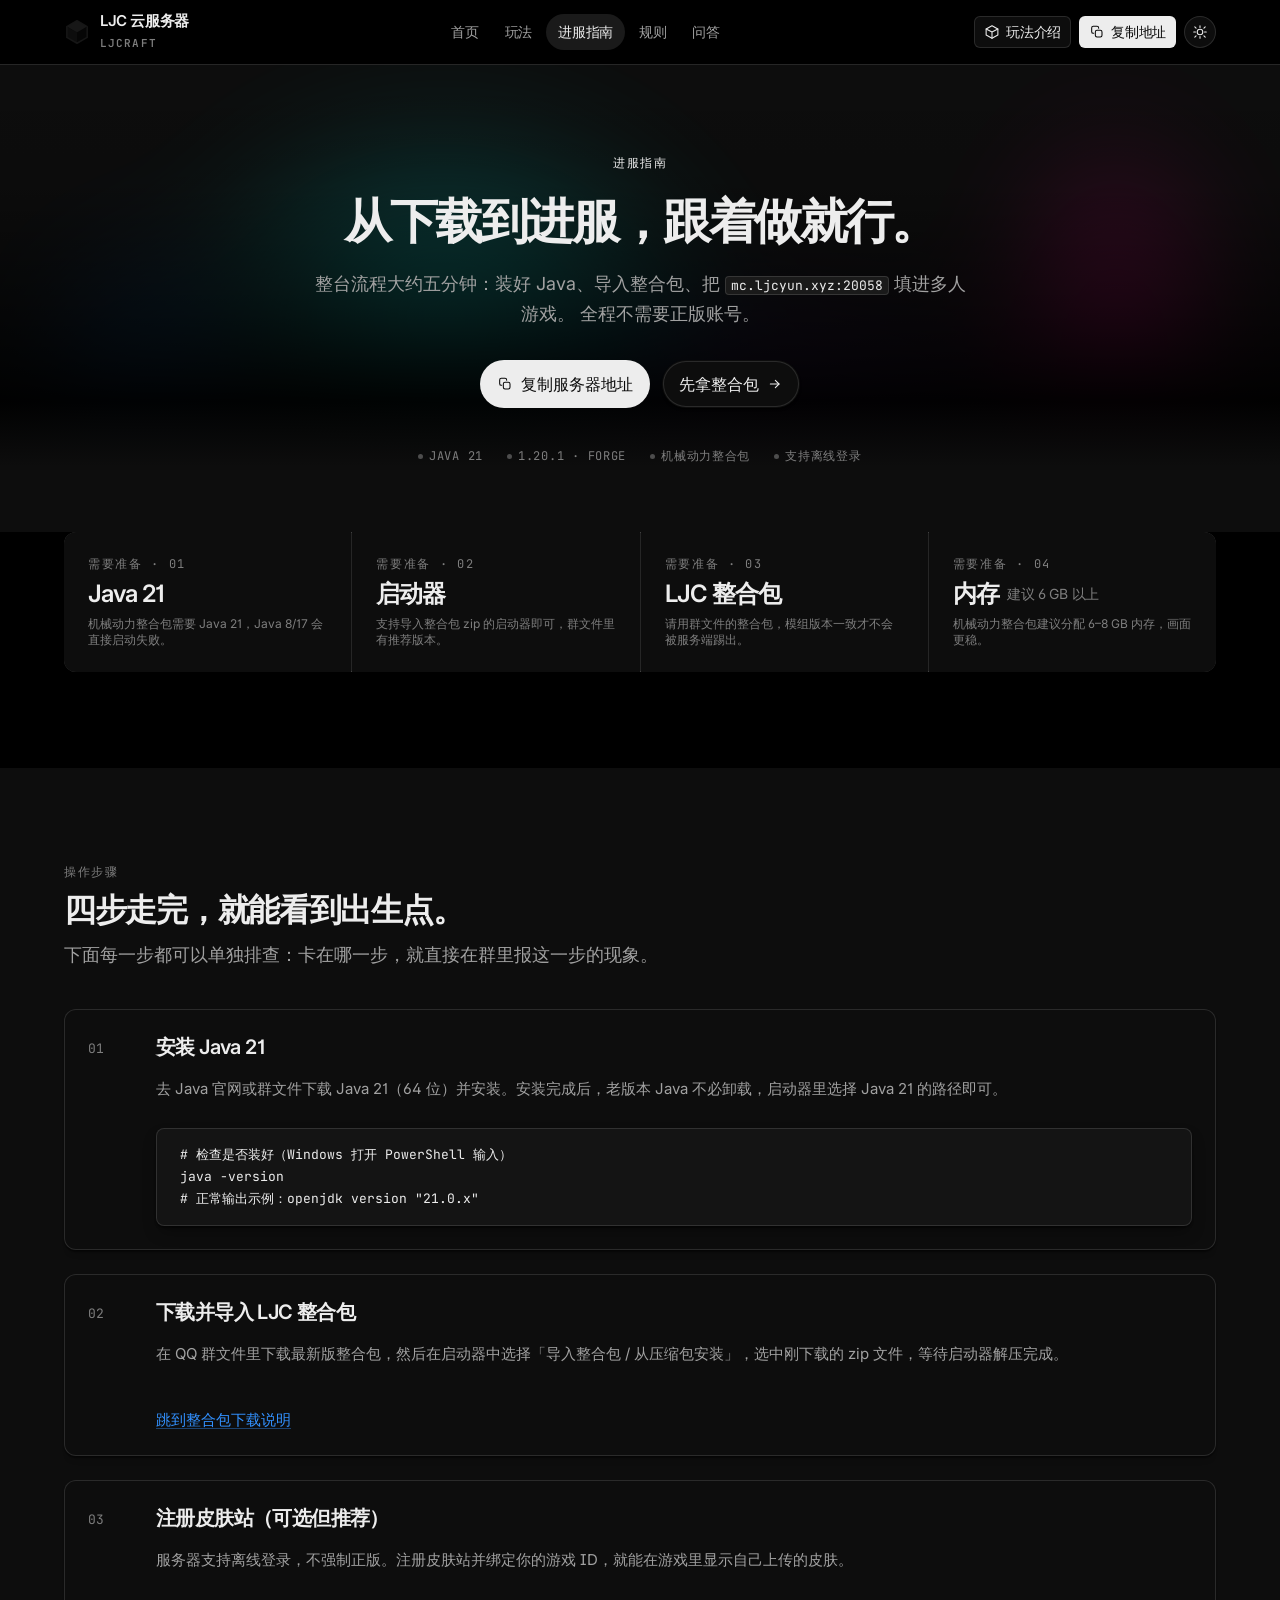
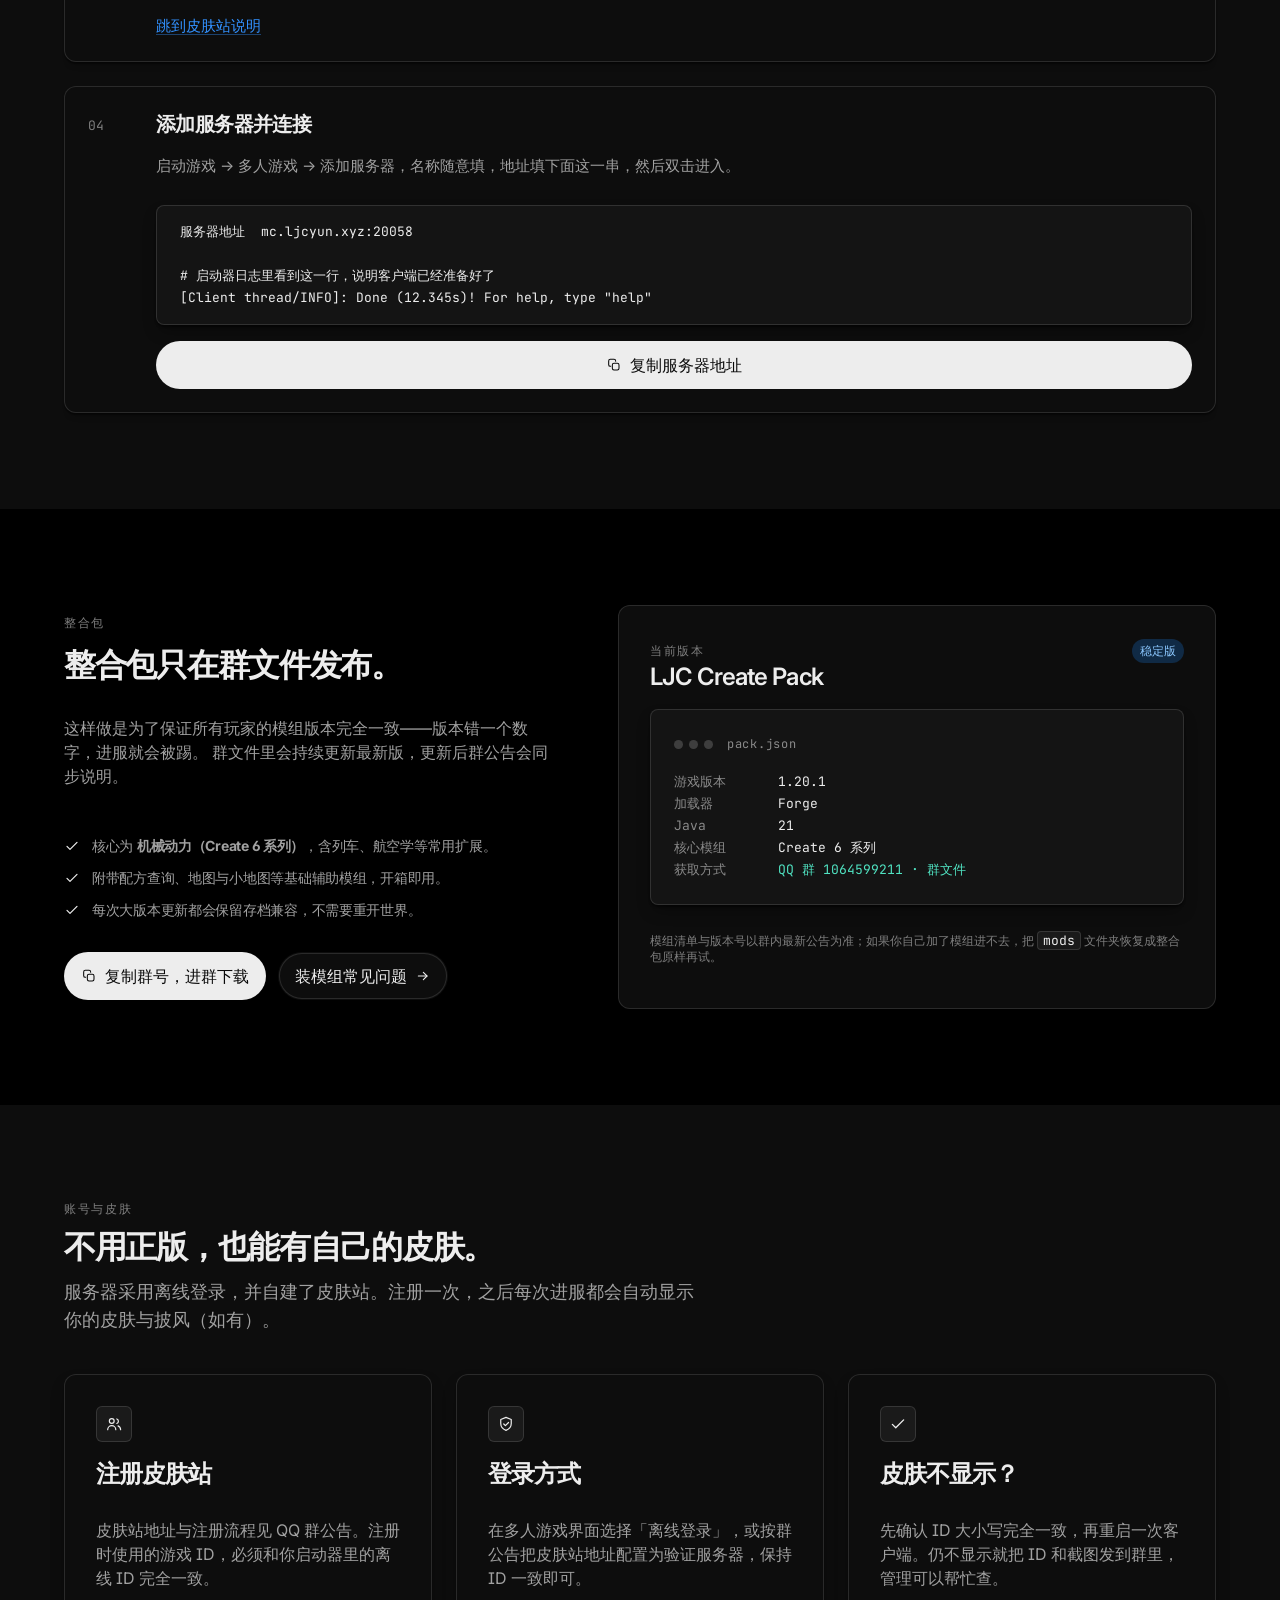
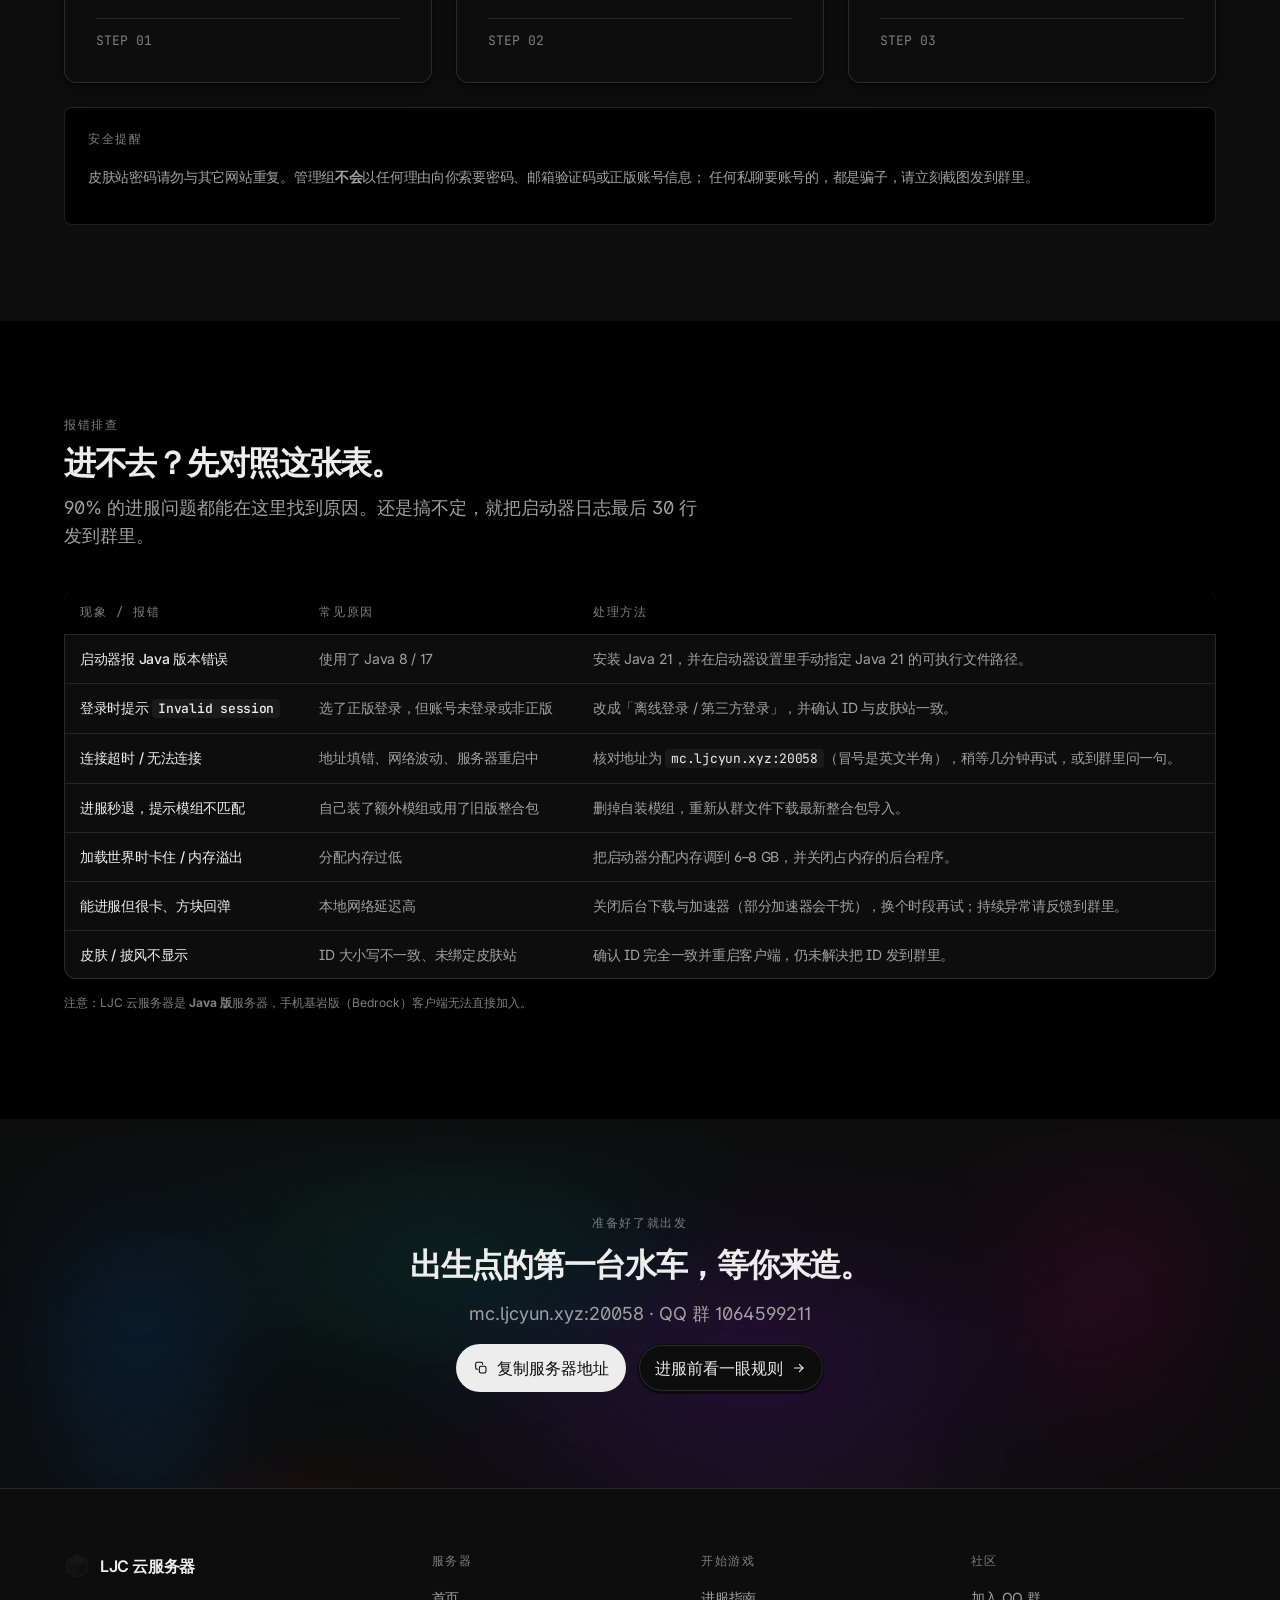
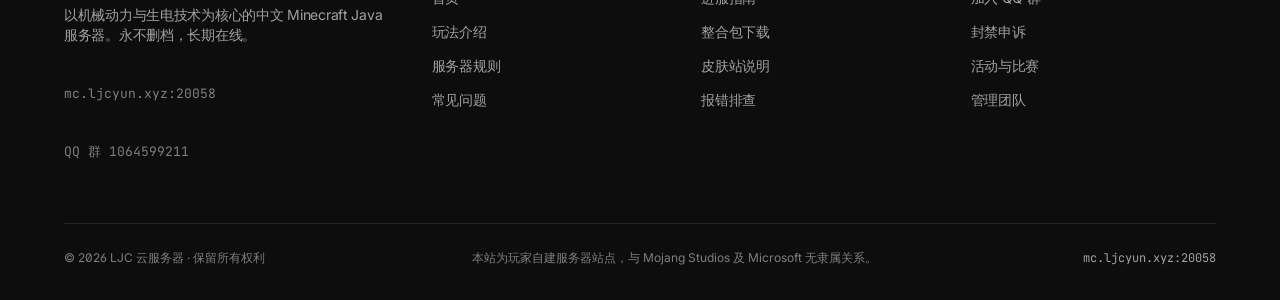
<file: join.html>
<!DOCTYPE html>
<html lang="zh-CN">
<head>
<meta charset="UTF-8">
<meta name="viewport" content="width=device-width, initial-scale=1">
<title>进服指南 · LJC 云服务器</title>
<meta name="description" content="LJC 云服务器进服指南：安装 Java、导入机械动力整合包、注册皮肤站、添加服务器 mc.ljcyun.xyz:20058，以及常见报错的排查方法。">
<meta name="theme-color" content="#ffffff">
<meta property="og:title" content="进服指南 · LJC 云服务器">
<meta property="og:description" content="三步进服，五分钟开玩。地址 mc.ljcyun.xyz:20058，QQ 群 1064599211。">
<meta property="og:image" content="assets/img/favicon.svg">
<link rel="icon" href="assets/img/favicon.svg" type="image/svg+xml">
<link rel="apple-touch-icon" href="assets/img/favicon.svg">
<link rel="preconnect" href="https://fonts.googleapis.com">
<link rel="preconnect" href="https://fonts.gstatic.com" crossorigin>
<link href="https://fonts.googleapis.com/css2?family=Inter:wght@400;500;600&family=JetBrains+Mono:wght@400&display=swap" rel="stylesheet">
<link rel="stylesheet" href="assets/css/style.css">
<script>
  /* 主题引导：在首次绘制前确定主题，避免闪白。默认深色（可切换并记忆） */
  (function () {
    var t = "dark";
    try {
      var saved = localStorage.getItem("ljc-theme");
      if (saved === "dark" || saved === "light") t = saved;
    } catch (e) {}
    document.documentElement.setAttribute("data-theme", t);
    var m = document.querySelector('meta[name="theme-color"]');
    if (m) m.setAttribute("content", t === "dark" ? "#000000" : "#ffffff");
  })();
</script>
</head>
<body>
<a class="skip-link" href="#main">跳到主要内容</a>

<svg width="0" height="0" style="position:absolute" aria-hidden="true" focusable="false">
  <symbol id="i-copy" viewBox="0 0 24 24" fill="none" stroke="currentColor" stroke-width="1.6" stroke-linecap="round" stroke-linejoin="round"><rect x="9.5" y="9.5" width="10" height="10" rx="2.5"/><path d="M14.5 6.5V6a2.5 2.5 0 0 0-2.5-2.5H6.5A2.5 2.5 0 0 0 4 6v5.5A2.5 2.5 0 0 0 6.5 14h.5"/></symbol>
  <symbol id="i-check" viewBox="0 0 24 24" fill="none" stroke="currentColor" stroke-width="1.8" stroke-linecap="round" stroke-linejoin="round"><path d="M4.5 12.5 9 17l10.5-10.5"/></symbol>
  <symbol id="i-arrow" viewBox="0 0 24 24" fill="none" stroke="currentColor" stroke-width="1.6" stroke-linecap="round" stroke-linejoin="round"><path d="M5 12h13"/><path d="m12.5 6.5 5.5 5.5-5.5 5.5"/></symbol>
  <symbol id="i-chat" viewBox="0 0 24 24" fill="none" stroke="currentColor" stroke-width="1.6" stroke-linecap="round" stroke-linejoin="round"><path d="M4 6.5A2.5 2.5 0 0 1 6.5 4h11A2.5 2.5 0 0 1 20 6.5v7a2.5 2.5 0 0 1-2.5 2.5H9.5L4 20V6.5Z"/></symbol>
  <symbol id="i-shield" viewBox="0 0 24 24" fill="none" stroke="currentColor" stroke-width="1.6" stroke-linecap="round" stroke-linejoin="round"><path d="M12 3.2 5 6v5.4c0 4.2 2.9 7.5 7 9.1 4.1-1.6 7-4.9 7-9.1V6l-7-2.8Z"/><path d="m9 12 2.2 2.2L15.4 10"/></symbol>
  <symbol id="i-archive" viewBox="0 0 24 24" fill="none" stroke="currentColor" stroke-width="1.6" stroke-linecap="round" stroke-linejoin="round"><ellipse cx="12" cy="6" rx="7.5" ry="3"/><path d="M4.5 6v12c0 1.66 3.36 3 7.5 3s7.5-1.34 7.5-3V6"/><path d="M4.5 12c0 1.66 3.36 3 7.5 3s7.5-1.34 7.5-3"/></symbol>
  <symbol id="i-calendar" viewBox="0 0 24 24" fill="none" stroke="currentColor" stroke-width="1.6" stroke-linecap="round" stroke-linejoin="round"><rect x="3.5" y="5.5" width="17" height="15" rx="2.5"/><path d="M3.5 10.5h17M8 3.5v4M16 3.5v4"/></symbol>
  <symbol id="i-chev" viewBox="0 0 24 24" fill="none" stroke="currentColor" stroke-width="1.7" stroke-linecap="round" stroke-linejoin="round"><path d="m6 9.5 6 6 6-6"/></symbol>
  <symbol id="i-menu" viewBox="0 0 24 24" fill="none" stroke="currentColor" stroke-width="1.7" stroke-linecap="round"><path d="M4 7h16M4 12h16M4 17h16"/></symbol>
  <symbol id="i-cube" viewBox="0 0 24 24" fill="none" stroke="currentColor" stroke-width="1.6" stroke-linecap="round" stroke-linejoin="round"><path d="M12 2.6 20.8 7.4v9.2L12 21.4 3.2 16.6V7.4L12 2.6Z"/><path d="M12 12 20.8 7.4M12 12v9.4M12 12 3.2 7.4"/></symbol>
  <symbol id="i-bolt" viewBox="0 0 24 24" fill="none" stroke="currentColor" stroke-width="1.6" stroke-linecap="round" stroke-linejoin="round"><path d="M13.4 3 6.5 13.4h4.6L10.6 21l6.9-10.4h-4.6L13.4 3Z"/></symbol>
  <symbol id="i-gear" viewBox="0 0 24 24" fill="none" stroke="currentColor" stroke-width="1.6" stroke-linecap="round" stroke-linejoin="round"><circle cx="12" cy="12" r="3.2"/><path d="M12 3.4v2.2M12 18.4v2.2M5 7.6l1.9 1.1M17.1 15.3l1.9 1.1M5 16.4l1.9-1.1M17.1 8.7l1.9-1.1"/></symbol>
  <symbol id="i-users" viewBox="0 0 24 24" fill="none" stroke="currentColor" stroke-width="1.6" stroke-linecap="round" stroke-linejoin="round"><circle cx="9" cy="8" r="3.2"/><path d="M3.6 19.6c0-3 2.4-5.4 5.4-5.4s5.4 2.4 5.4 5.4"/><path d="M15.8 5.3a3.2 3.2 0 0 1 0 6M17.4 14.5c2 .8 3.4 2.8 3.4 5.1"/></symbol>
  <symbol id="i-download" viewBox="0 0 24 24" fill="none" stroke="currentColor" stroke-width="1.6" stroke-linecap="round" stroke-linejoin="round"><path d="M12 3.5v11"/><path d="m8 10.5 4 4 4-4"/><path d="M4.5 17v1.5a2 2 0 0 0 2 2h11a2 2 0 0 0 2-2V17"/></symbol>
  <symbol id="i-book" viewBox="0 0 24 24" fill="none" stroke="currentColor" stroke-width="1.6" stroke-linecap="round" stroke-linejoin="round"><path d="M4 5.5A2.5 2.5 0 0 1 6.5 3H19v15H6.5A2.5 2.5 0 0 0 4 20.5v-15Z"/><path d="M4 20.5A2.5 2.5 0 0 1 6.5 18H19v3H6.5A2.5 2.5 0 0 1 4 20.5Z"/></symbol>
</svg>

<header class="nav">
  <div class="container nav__inner">
    <a class="nav__brand" href="index.html" aria-label="LJC 云服务器 · 回到首页">
      <img class="nav__brand-mark" src="assets/img/logo.svg" alt="" width="26" height="26">
      <span class="nav__brand-text">LJC 云服务器<span>LJCraft</span></span>
    </a>

    <nav class="nav__links" aria-label="主导航">
      <a class="nav__link" href="index.html" data-nav-link>首页</a>
      <a class="nav__link" href="modes.html" data-nav-link>玩法</a>
      <a class="nav__link" href="join.html" data-nav-link>进服指南</a>
      <a class="nav__link" href="rules.html" data-nav-link>规则</a>
      <a class="nav__link" href="faq.html" data-nav-link>问答</a>
    </nav>

    <div class="nav__actions">
      <a class="nav-cta nav-cta--ghost" href="modes.html">
        <svg class="btn__icon" aria-hidden="true"><use href="#i-cube"/></svg>
        玩法介绍
      </a>
      <button class="nav-cta nav-cta--primary" type="button"
              data-copy="mc.ljcyun.xyz:20058" data-copy-label="已复制">
        <svg class="btn__icon" aria-hidden="true"><use href="#i-copy"/></svg>
        <span>复制地址</span>
      </button>
    </div>

    <button class="nav__toggle" type="button" data-nav-toggle aria-expanded="false" aria-controls="nav-mobile">
      <svg aria-hidden="true"><use href="#i-menu"/></svg>
      <span class="sr-only">打开导航菜单</span>
    </button>
  </div>

  <div class="nav__mobile" id="nav-mobile" data-nav-panel data-open="false">
    <ul>
      <li><a href="index.html" data-nav-link>首页</a></li>
      <li><a href="modes.html" data-nav-link>玩法</a></li>
      <li><a href="join.html" data-nav-link>进服指南</a></li>
      <li><a href="rules.html" data-nav-link>规则</a></li>
      <li><a href="faq.html" data-nav-link>问答</a></li>
    </ul>
    <div class="nav__actions">
      <button class="nav-cta nav-cta--primary" type="button"
              data-copy="mc.ljcyun.xyz:20058" data-copy-label="已复制">
        <svg class="btn__icon" aria-hidden="true"><use href="#i-copy"/></svg>
        <span>复制服务器地址</span>
      </button>
      <button class="nav-cta nav-cta--ghost" type="button"
              data-copy="1064599211" data-copy-label="已复制">
        <svg class="btn__icon" aria-hidden="true"><use href="#i-chat"/></svg>
        <span>复制 QQ 群号</span>
      </button>
    </div>
  </div>
</header>

<main id="main">

  <!-- ── Hero ───────────────────────────────────────────────────────────── -->
  <section class="hero hero--compact">
    <div class="mesh" aria-hidden="true">
      <div class="mesh__canvas"></div>
      <div class="mesh__fade"></div>
    </div>
    <div class="container hero__inner">
      <span class="eyebrow eyebrow--ink" data-reveal>进服指南</span>
      <h1 class="display-xl hero__title" data-reveal data-reveal-delay="60">从下载到进服，跟着做就行。</h1>
      <p class="lead hero__lead" data-reveal data-reveal-delay="120">
        整台流程大约五分钟：装好 Java、导入整合包、把 <code class="inline">mc.ljcyun.xyz:20058</code> 填进多人游戏。
        全程不需要正版账号。
      </p>
      <div class="cta-row hero__cta" data-reveal data-reveal-delay="180">
        <button class="btn btn--primary" type="button"
                data-copy="mc.ljcyun.xyz:20058" data-copy-label="地址已复制">
          <svg class="btn__icon" aria-hidden="true"><use href="#i-copy"/></svg>
          <span>复制服务器地址</span>
        </button>
        <a class="btn btn--secondary" href="#pack">
          先拿整合包
          <svg class="btn__icon" aria-hidden="true"><use href="#i-arrow"/></svg>
        </a>
      </div>
      <div class="hero__meta" data-reveal data-reveal-delay="220">
        <span>Java 21</span>
        <span>1.20.1 · Forge</span>
        <span>机械动力整合包</span>
        <span>支持离线登录</span>
      </div>
    </div>
  </section>

  <!-- ── 准备清单 ───────────────────────────────────────────────────────── -->
  <section class="band band--soft" style="padding-top:0">
    <div class="container">
      <div class="status" data-reveal>
        <div class="status__cell">
          <span class="status__label">需要准备 · 01</span>
          <span class="status__value">Java 21</span>
          <span class="caption">机械动力整合包需要 Java 21，Java 8/17 会直接启动失败。</span>
        </div>
        <div class="status__cell">
          <span class="status__label">需要准备 · 02</span>
          <span class="status__value">启动器</span>
          <span class="caption">支持导入整合包 zip 的启动器即可，群文件里有推荐版本。</span>
        </div>
        <div class="status__cell">
          <span class="status__label">需要准备 · 03</span>
          <span class="status__value">LJC 整合包</span>
          <span class="caption">请用群文件的整合包，模组版本一致才不会被服务端踢出。</span>
        </div>
        <div class="status__cell">
          <span class="status__label">需要准备 · 04</span>
          <span class="status__value">内存 <small>建议 6 GB 以上</small></span>
          <span class="caption">机械动力整合包建议分配 6–8 GB 内存，画面更稳。</span>
        </div>
      </div>
    </div>
  </section>

  <!-- ── 步骤 ───────────────────────────────────────────────────────────── -->
  <section class="band band--canvas">
    <div class="container">
      <div class="section-head" data-reveal>
        <span class="eyebrow">操作步骤</span>
        <h2 class="display-lg">四步走完，就能看到出生点。</h2>
        <p class="lead">下面每一步都可以单独排查：卡在哪一步，就直接在群里报这一步的现象。</p>
      </div>

      <div class="steps">
        <div class="step" data-reveal>
          <h3 class="step__title">安装 Java 21</h3>
          <div class="step__body">
            <p>去 Java 官网或群文件下载 Java 21（64 位）并安装。安装完成后，老版本 Java 不必卸载，启动器里选择 Java 21 的路径即可。</p>
            <pre class="code-block"># 检查是否装好（Windows 打开 PowerShell 输入）
java -version
# 正常输出示例：openjdk version "21.0.x"</pre>
          </div>
        </div>

        <div class="step" data-reveal>
          <h3 class="step__title">下载并导入 LJC 整合包</h3>
          <div class="step__body">
            <p>在 QQ 群文件里下载最新版整合包，然后在启动器中选择「导入整合包 / 从压缩包安装」，选中刚下载的 zip 文件，等待启动器解压完成。</p>
            <p><a class="inline-link" href="#pack">跳到整合包下载说明</a></p>
          </div>
        </div>

        <div class="step" data-reveal>
          <h3 class="step__title">注册皮肤站（可选但推荐）</h3>
          <div class="step__body">
            <p>服务器支持离线登录，不强制正版。注册皮肤站并绑定你的游戏 ID，就能在游戏里显示自己上传的皮肤。</p>
            <p><a class="inline-link" href="#skin">跳到皮肤站说明</a></p>
          </div>
        </div>

        <div class="step" data-reveal>
          <h3 class="step__title">添加服务器并连接</h3>
          <div class="step__body">
            <p>启动游戏 → 多人游戏 → 添加服务器，名称随意填，地址填下面这一串，然后双击进入。</p>
            <pre class="code-block">服务器地址  mc.ljcyun.xyz:20058

# 启动器日志里看到这一行，说明客户端已经准备好了
[Client thread/INFO]: Done (12.345s)! For help, type "help"</pre>
            <button class="btn btn--primary" type="button"
                    data-copy="mc.ljcyun.xyz:20058" data-copy-label="地址已复制" style="margin-top:4px">
              <svg class="btn__icon" aria-hidden="true"><use href="#i-copy"/></svg>
              <span>复制服务器地址</span>
            </button>
          </div>
        </div>
      </div>
    </div>
  </section>

  <!-- ── 整合包下载 ─────────────────────────────────────────────────────── -->
  <section class="band band--soft" id="pack">
    <div class="container">
      <div class="split split--wide-right">
        <div class="split__copy" data-reveal>
          <span class="eyebrow">整合包</span>
          <h2 class="display-lg">整合包只在群文件发布。</h2>
          <p class="body-md">
            这样做是为了保证所有玩家的模组版本完全一致——版本错一个数字，进服就会被踢。
            群文件里会持续更新最新版，更新后群公告会同步说明。
          </p>
          <ul class="feature-list mt-md">
            <li><svg aria-hidden="true"><use href="#i-check"/></svg><span>核心为 <strong>机械动力（Create 6 系列）</strong>，含列车、航空学等常用扩展。</span></li>
            <li><svg aria-hidden="true"><use href="#i-check"/></svg><span>附带配方查询、地图与小地图等基础辅助模组，开箱即用。</span></li>
            <li><svg aria-hidden="true"><use href="#i-check"/></svg><span>每次大版本更新都会保留存档兼容，不需要重开世界。</span></li>
          </ul>
          <div class="cta-row mt-md">
            <button class="btn btn--primary" type="button"
                    data-copy="1064599211" data-copy-label="群号已复制">
              <svg class="btn__icon" aria-hidden="true"><use href="#i-copy"/></svg>
              <span>复制群号，进群下载</span>
            </button>
            <a class="btn btn--secondary" href="faq.html#tech">
              装模组常见问题
              <svg class="btn__icon" aria-hidden="true"><use href="#i-arrow"/></svg>
            </a>
          </div>
        </div>

        <div data-reveal data-reveal-delay="100">
          <div class="card card--lg" style="gap:var(--sp-md)">
            <div class="card__head">
              <div>
                <span class="eyebrow">当前版本</span>
                <p class="display-md">LJC Create Pack</p>
              </div>
              <span class="badge badge--soft-blue">稳定版</span>
            </div>
            <div class="terminal">
              <div class="terminal__bar" aria-hidden="true">
                <i class="terminal__dot"></i><i class="terminal__dot"></i><i class="terminal__dot"></i>
                <span>pack.json</span>
              </div>
              <div class="terminal__line"><span class="terminal__k">游戏版本</span><span class="terminal__v">1.20.1</span></div>
              <div class="terminal__line"><span class="terminal__k">加载器</span><span class="terminal__v">Forge</span></div>
              <div class="terminal__line"><span class="terminal__k">Java</span><span class="terminal__v">21</span></div>
              <div class="terminal__line"><span class="terminal__k">核心模组</span><span class="terminal__v">Create 6 系列</span></div>
              <div class="terminal__line"><span class="terminal__k">获取方式</span><span class="terminal__v terminal__v--accent">QQ 群 1064599211 · 群文件</span></div>
            </div>
            <p class="caption">模组清单与版本号以群内最新公告为准；如果你自己加了模组进不去，把 <code class="inline">mods</code> 文件夹恢复成整合包原样再试。</p>
          </div>
        </div>
      </div>
    </div>
  </section>

  <!-- ── 皮肤站 ─────────────────────────────────────────────────────────── -->
  <section class="band band--canvas" id="skin">
    <div class="container">
      <div class="section-head" data-reveal>
        <span class="eyebrow">账号与皮肤</span>
        <h2 class="display-lg">不用正版，也能有自己的皮肤。</h2>
        <p class="lead">服务器采用离线登录，并自建了皮肤站。注册一次，之后每次进服都会自动显示你的皮肤与披风（如有）。</p>
      </div>

      <div class="grid grid--3">
        <article class="card card--lg" data-reveal>
          <span class="card__icon"><svg aria-hidden="true"><use href="#i-users"/></svg></span>
          <h3 class="display-md">注册皮肤站</h3>
          <p class="body-md">皮肤站地址与注册流程见 QQ 群公告。注册时使用的游戏 ID，必须和你启动器里的离线 ID 完全一致。</p>
          <div class="card__foot"><span class="mono text-mute">STEP 01</span></div>
        </article>

        <article class="card card--lg" data-reveal data-reveal-delay="80">
          <span class="card__icon"><svg aria-hidden="true"><use href="#i-shield"/></svg></span>
          <h3 class="display-md">登录方式</h3>
          <p class="body-md">在多人游戏界面选择「离线登录」，或按群公告把皮肤站地址配置为验证服务器，保持 ID 一致即可。</p>
          <div class="card__foot"><span class="mono text-mute">STEP 02</span></div>
        </article>

        <article class="card card--lg" data-reveal data-reveal-delay="160">
          <span class="card__icon"><svg aria-hidden="true"><use href="#i-check"/></svg></span>
          <h3 class="display-md">皮肤不显示？</h3>
          <p class="body-md">先确认 ID 大小写完全一致，再重启一次客户端。仍不显示就把 ID 和截图发到群里，管理可以帮忙查。</p>
          <div class="card__foot"><span class="mono text-mute">STEP 03</span></div>
        </article>
      </div>

      <div class="card card--soft mt-lg" data-reveal style="gap:6px">
        <span class="eyebrow">安全提醒</span>
        <p class="body-sm">
          皮肤站密码请勿与其它网站重复。管理组<b>不会</b>以任何理由向你索要密码、邮箱验证码或正版账号信息；
          任何私聊要账号的，都是骗子，请立刻截图发到群里。
        </p>
      </div>
    </div>
  </section>

  <!-- ── 报错排查 ───────────────────────────────────────────────────────── -->
  <section class="band band--soft" id="errors">
    <div class="container">
      <div class="section-head" data-reveal>
        <span class="eyebrow">报错排查</span>
        <h2 class="display-lg">进不去？先对照这张表。</h2>
        <p class="lead">90% 的进服问题都能在这里找到原因。还是搞不定，就把启动器日志最后 30 行发到群里。</p>
      </div>

      <div class="table-wrap" data-reveal>
        <table class="data">
          <caption class="sr-only">常见进服报错与处理方法</caption>
          <thead>
            <tr>
              <th scope="col">现象 / 报错</th>
              <th scope="col">常见原因</th>
              <th scope="col">处理方法</th>
            </tr>
          </thead>
          <tbody>
            <tr>
              <td>启动器报 Java 版本错误</td>
              <td>使用了 Java 8 / 17</td>
              <td>安装 Java 21，并在启动器设置里手动指定 Java 21 的可执行文件路径。</td>
            </tr>
            <tr>
              <td>登录时提示 <code>Invalid session</code></td>
              <td>选了正版登录，但账号未登录或非正版</td>
              <td>改成「离线登录 / 第三方登录」，并确认 ID 与皮肤站一致。</td>
            </tr>
            <tr>
              <td>连接超时 / 无法连接</td>
              <td>地址填错、网络波动、服务器重启中</td>
              <td>核对地址为 <code>mc.ljcyun.xyz:20058</code>（冒号是英文半角），稍等几分钟再试，或到群里问一句。</td>
            </tr>
            <tr>
              <td>进服秒退，提示模组不匹配</td>
              <td>自己装了额外模组或用了旧版整合包</td>
              <td>删掉自装模组，重新从群文件下载最新整合包导入。</td>
            </tr>
            <tr>
              <td>加载世界时卡住 / 内存溢出</td>
              <td>分配内存过低</td>
              <td>把启动器分配内存调到 6–8 GB，并关闭占内存的后台程序。</td>
            </tr>
            <tr>
              <td>能进服但很卡、方块回弹</td>
              <td>本地网络延迟高</td>
              <td>关闭后台下载与加速器（部分加速器会干扰），换个时段再试；持续异常请反馈到群里。</td>
            </tr>
            <tr>
              <td>皮肤 / 披风不显示</td>
              <td>ID 大小写不一致、未绑定皮肤站</td>
              <td>确认 ID 完全一致并重启客户端，仍未解决把 ID 发到群里。</td>
            </tr>
          </tbody>
        </table>
      </div>

      <p class="caption mt-md" data-reveal>注意：LJC 云服务器是 <b>Java 版</b>服务器，手机基岩版（Bedrock）客户端无法直接加入。</p>
    </div>
  </section>

  <!-- ── CTA ────────────────────────────────────────────────────────────── -->
  <section class="cta-band">
    <div class="mesh" aria-hidden="true">
      <div class="mesh__canvas"></div>
      <div class="mesh__fade mesh__fade--up"></div>
    </div>
    <div class="container cta-band__inner">
      <span class="eyebrow" data-reveal>准备好了就出发</span>
      <h2 class="display-lg" data-reveal data-reveal-delay="60" style="max-width:18em">出生点的第一台水车，等你来造。</h2>
      <p class="lead" data-reveal data-reveal-delay="120" style="max-width:34em">mc.ljcyun.xyz:20058 · QQ 群 1064599211</p>
      <div class="cta-row" style="justify-content:center" data-reveal data-reveal-delay="180">
        <button class="btn btn--primary" type="button"
                data-copy="mc.ljcyun.xyz:20058" data-copy-label="地址已复制">
          <svg class="btn__icon" aria-hidden="true"><use href="#i-copy"/></svg>
          <span>复制服务器地址</span>
        </button>
        <a class="btn btn--secondary" href="rules.html">
          进服前看一眼规则
          <svg class="btn__icon" aria-hidden="true"><use href="#i-arrow"/></svg>
        </a>
      </div>
    </div>
  </section>

</main>

<footer class="footer">
  <div class="container">
    <div class="footer__grid">
      <div class="footer__col footer__brand">
        <div class="footer__brand-mark">
          <img src="assets/img/logo.svg" alt="" width="26" height="26">
          LJC 云服务器
        </div>
        <p class="body-sm">以机械动力与生电技术为核心的中文 Minecraft Java 服务器。永不删档，长期在线。</p>
        <p class="mono text-mute">mc.ljcyun.xyz:20058</p>
        <p class="mono text-mute">QQ 群 1064599211</p>
      </div>

      <div class="footer__col">
        <h4>服务器</h4>
        <ul>
          <li><a href="index.html">首页</a></li>
          <li><a href="modes.html">玩法介绍</a></li>
          <li><a href="rules.html">服务器规则</a></li>
          <li><a href="faq.html">常见问题</a></li>
        </ul>
      </div>

      <div class="footer__col">
        <h4>开始游戏</h4>
        <ul>
          <li><a href="join.html">进服指南</a></li>
          <li><a href="join.html#pack">整合包下载</a></li>
          <li><a href="join.html#skin">皮肤站说明</a></li>
          <li><a href="join.html#errors">报错排查</a></li>
        </ul>
      </div>

      <div class="footer__col">
        <h4>社区</h4>
        <ul>
          <li><a href="faq.html#contact">加入 QQ 群</a></li>
          <li><a href="rules.html#appeal">封禁申诉</a></li>
          <li><a href="modes.html#events">活动与比赛</a></li>
          <li><a href="faq.html#staff">管理团队</a></li>
        </ul>
      </div>
    </div>

    <div class="footer__bottom">
      <span>© <span data-year>2025</span> LJC 云服务器 · 保留所有权利</span>
      <span>本站为玩家自建服务器站点，与 Mojang Studios 及 Microsoft 无隶属关系。</span>
      <span class="mono">mc.ljcyun.xyz:20058</span>
    </div>
  </div>
</footer>

<script src="assets/js/main.js"></script>
</body>
</html>
</file>
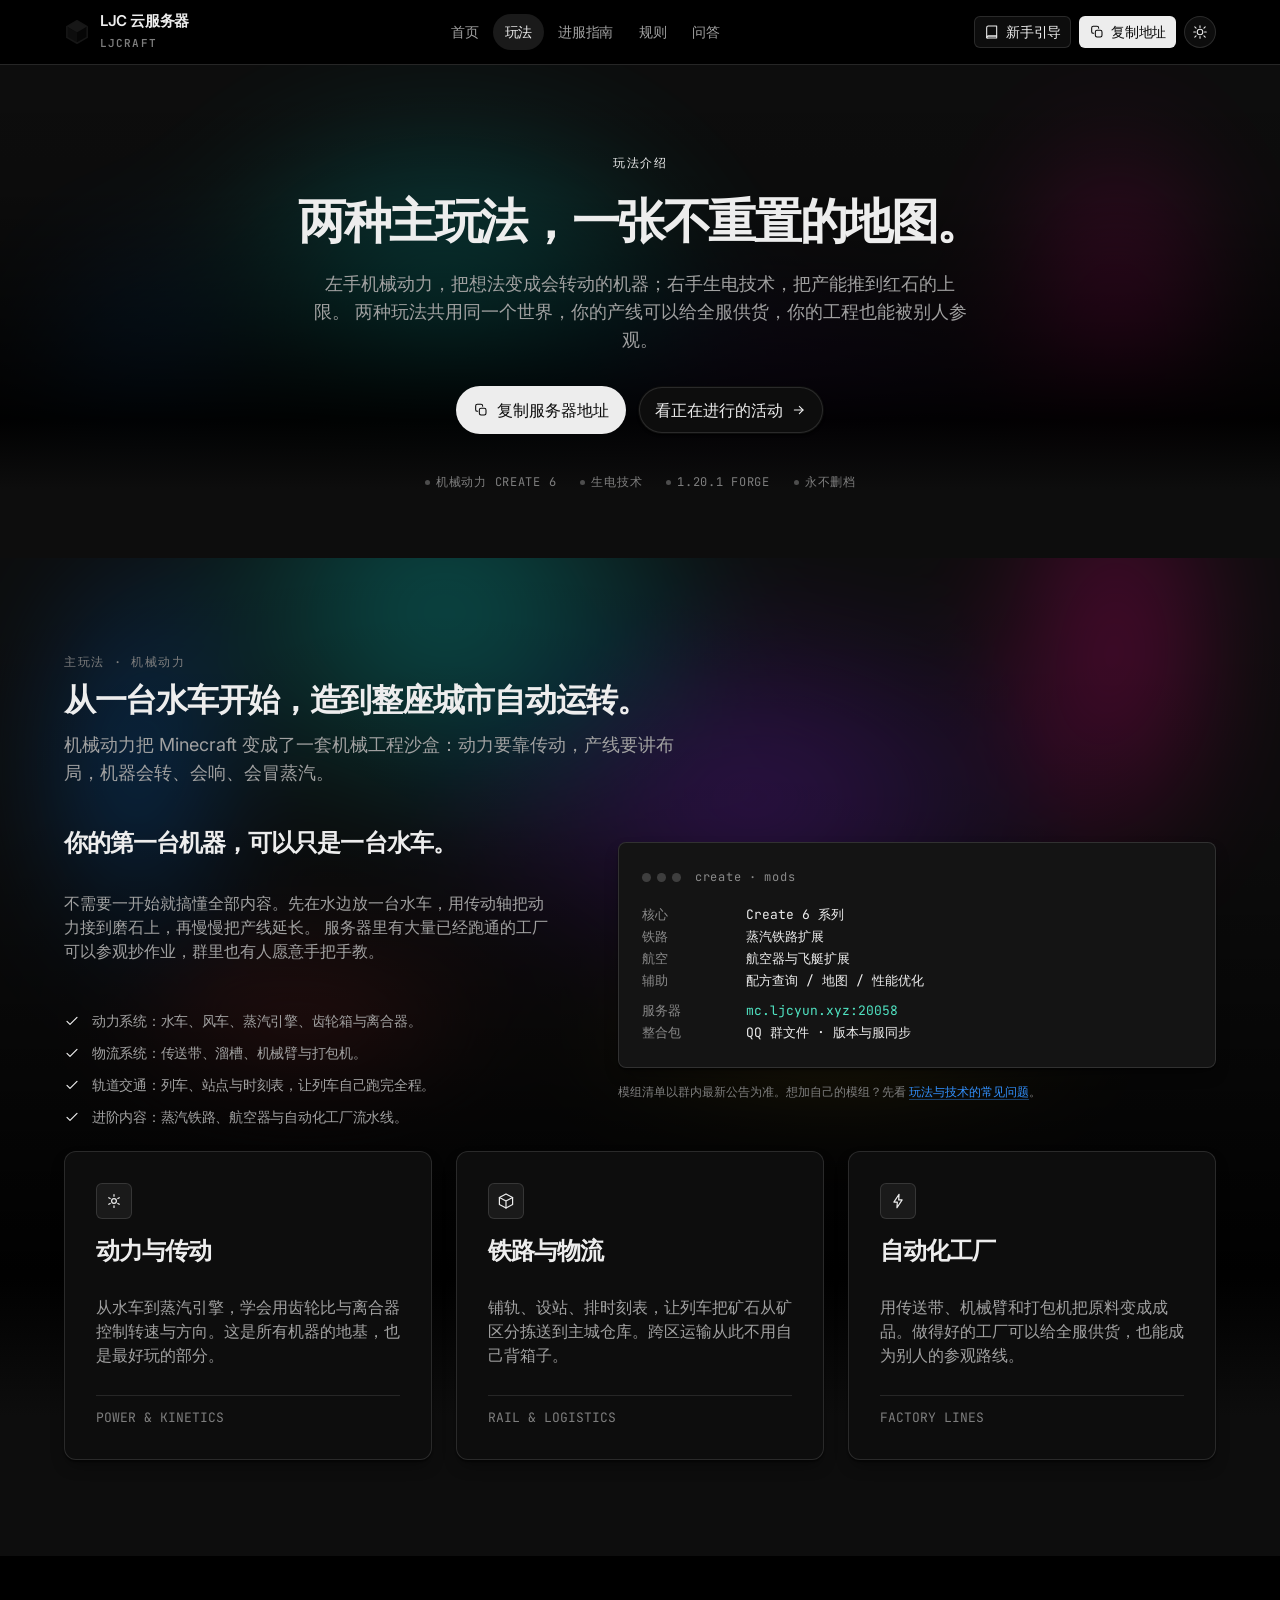
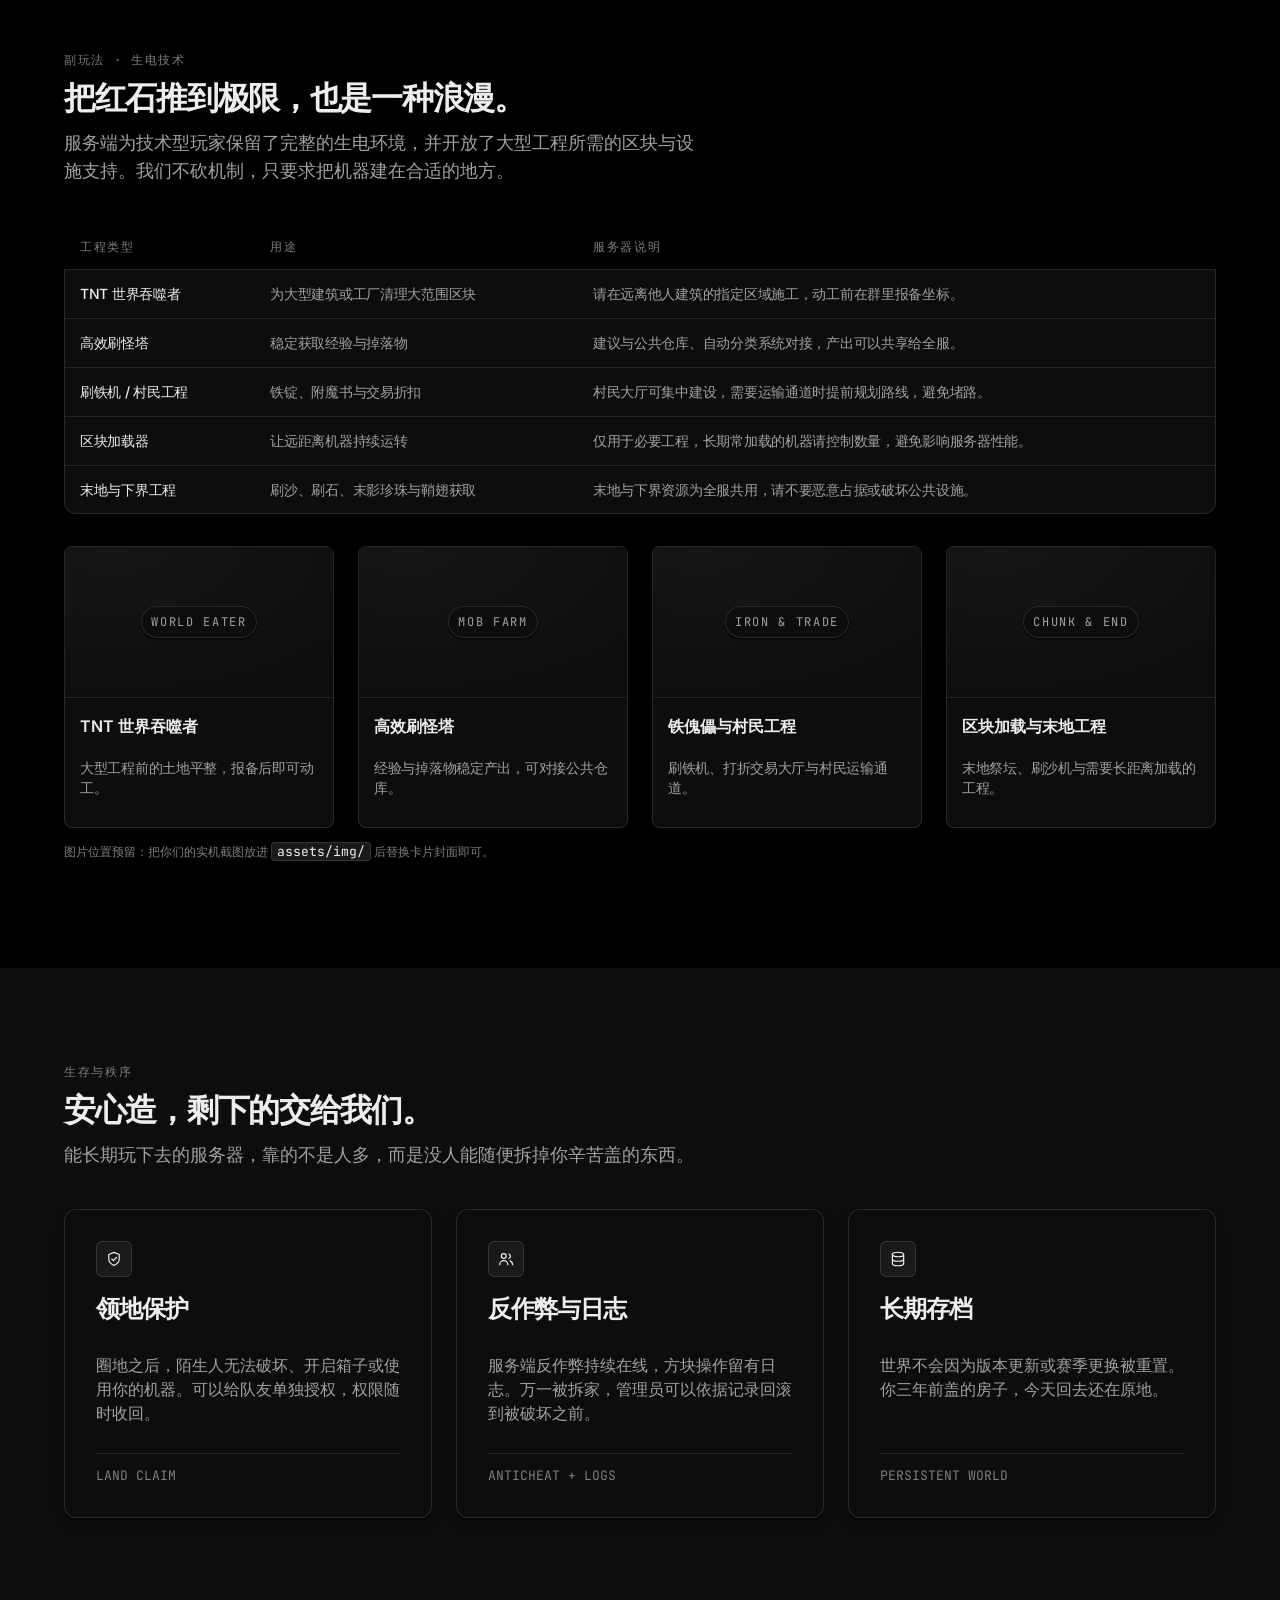
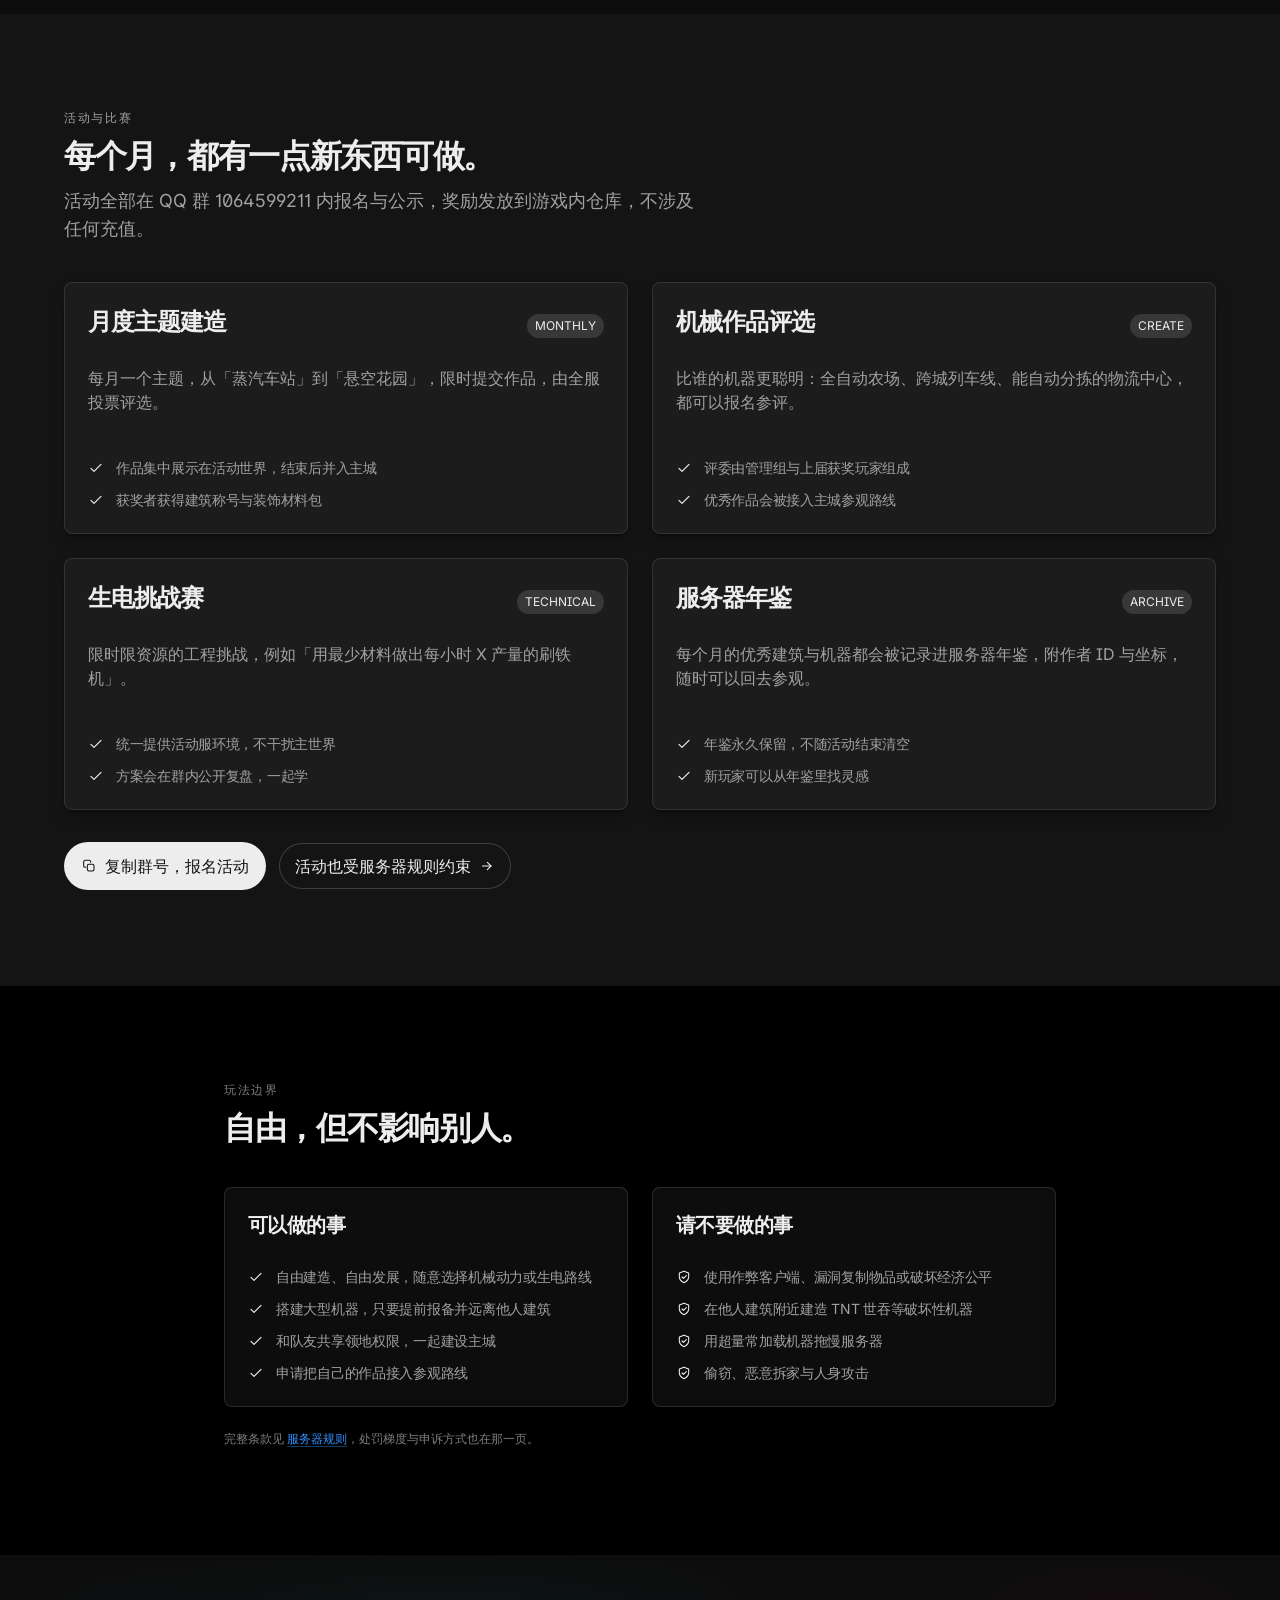
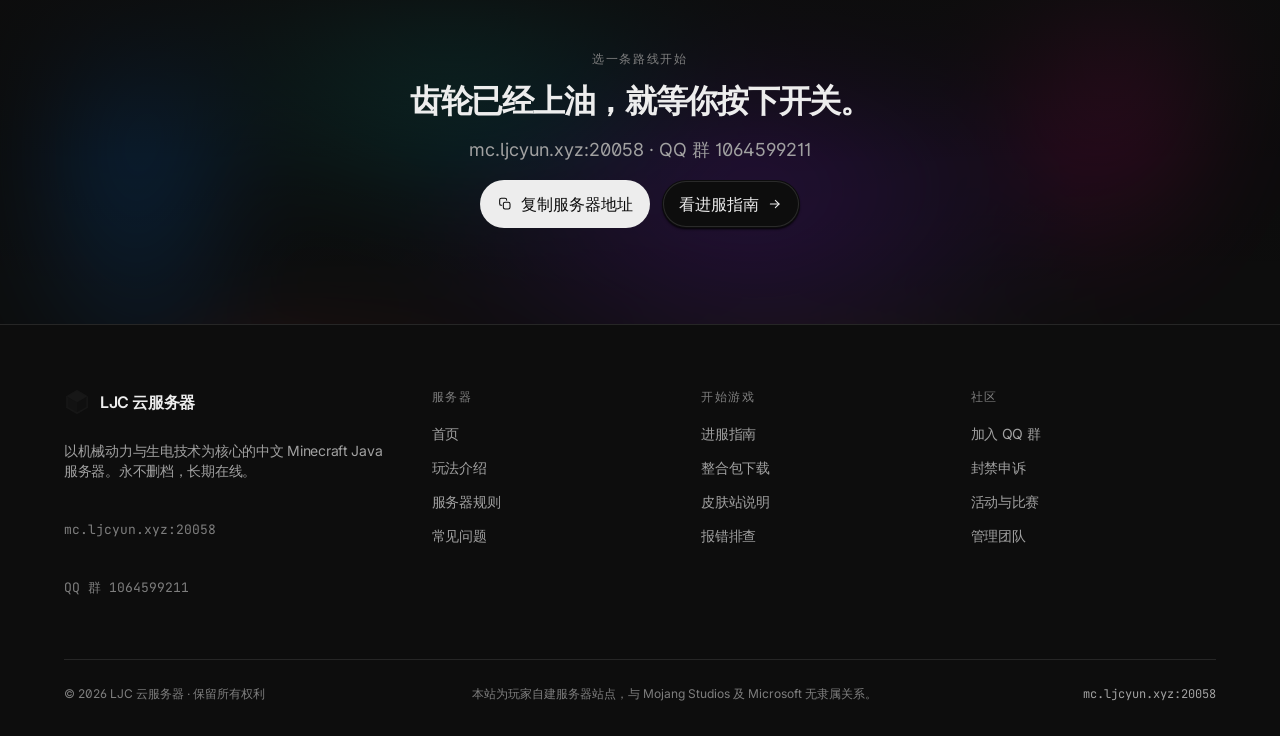
<file: modes.html>
<!DOCTYPE html>
<html lang="zh-CN">
<head>
<meta charset="UTF-8">
<meta name="viewport" content="width=device-width, initial-scale=1">
<title>玩法介绍 · LJC 云服务器</title>
<meta name="description" content="LJC 云服务器玩法介绍：机械动力（Create 6）自动化产线与铁路物流、生电技术工程，以及领地保护、长期存档与定期活动。服务器地址 mc.ljcyun.xyz:20058。">
<meta name="theme-color" content="#ffffff">
<meta property="og:title" content="玩法介绍 · LJC 云服务器">
<meta property="og:description" content="机械动力 + 生电技术，一张永不重置的地图。地址 mc.ljcyun.xyz:20058，QQ 群 1064599211。">
<meta property="og:image" content="assets/img/favicon.svg">
<link rel="icon" href="assets/img/favicon.svg" type="image/svg+xml">
<link rel="apple-touch-icon" href="assets/img/favicon.svg">
<link rel="preconnect" href="https://fonts.googleapis.com">
<link rel="preconnect" href="https://fonts.gstatic.com" crossorigin>
<link href="https://fonts.googleapis.com/css2?family=Inter:wght@400;500;600&family=JetBrains+Mono:wght@400&display=swap" rel="stylesheet">
<link rel="stylesheet" href="assets/css/style.css">
<script>
  /* 主题引导：在首次绘制前确定主题，避免闪白。默认深色（可切换并记忆） */
  (function () {
    var t = "dark";
    try {
      var saved = localStorage.getItem("ljc-theme");
      if (saved === "dark" || saved === "light") t = saved;
    } catch (e) {}
    document.documentElement.setAttribute("data-theme", t);
    var m = document.querySelector('meta[name="theme-color"]');
    if (m) m.setAttribute("content", t === "dark" ? "#000000" : "#ffffff");
  })();
</script>
</head>
<body>
<a class="skip-link" href="#main">跳到主要内容</a>

<svg width="0" height="0" style="position:absolute" aria-hidden="true" focusable="false">
  <symbol id="i-copy" viewBox="0 0 24 24" fill="none" stroke="currentColor" stroke-width="1.6" stroke-linecap="round" stroke-linejoin="round"><rect x="9.5" y="9.5" width="10" height="10" rx="2.5"/><path d="M14.5 6.5V6a2.5 2.5 0 0 0-2.5-2.5H6.5A2.5 2.5 0 0 0 4 6v5.5A2.5 2.5 0 0 0 6.5 14h.5"/></symbol>
  <symbol id="i-check" viewBox="0 0 24 24" fill="none" stroke="currentColor" stroke-width="1.8" stroke-linecap="round" stroke-linejoin="round"><path d="M4.5 12.5 9 17l10.5-10.5"/></symbol>
  <symbol id="i-arrow" viewBox="0 0 24 24" fill="none" stroke="currentColor" stroke-width="1.6" stroke-linecap="round" stroke-linejoin="round"><path d="M5 12h13"/><path d="m12.5 6.5 5.5 5.5-5.5 5.5"/></symbol>
  <symbol id="i-chat" viewBox="0 0 24 24" fill="none" stroke="currentColor" stroke-width="1.6" stroke-linecap="round" stroke-linejoin="round"><path d="M4 6.5A2.5 2.5 0 0 1 6.5 4h11A2.5 2.5 0 0 1 20 6.5v7a2.5 2.5 0 0 1-2.5 2.5H9.5L4 20V6.5Z"/></symbol>
  <symbol id="i-shield" viewBox="0 0 24 24" fill="none" stroke="currentColor" stroke-width="1.6" stroke-linecap="round" stroke-linejoin="round"><path d="M12 3.2 5 6v5.4c0 4.2 2.9 7.5 7 9.1 4.1-1.6 7-4.9 7-9.1V6l-7-2.8Z"/><path d="m9 12 2.2 2.2L15.4 10"/></symbol>
  <symbol id="i-archive" viewBox="0 0 24 24" fill="none" stroke="currentColor" stroke-width="1.6" stroke-linecap="round" stroke-linejoin="round"><ellipse cx="12" cy="6" rx="7.5" ry="3"/><path d="M4.5 6v12c0 1.66 3.36 3 7.5 3s7.5-1.34 7.5-3V6"/><path d="M4.5 12c0 1.66 3.36 3 7.5 3s7.5-1.34 7.5-3"/></symbol>
  <symbol id="i-calendar" viewBox="0 0 24 24" fill="none" stroke="currentColor" stroke-width="1.6" stroke-linecap="round" stroke-linejoin="round"><rect x="3.5" y="5.5" width="17" height="15" rx="2.5"/><path d="M3.5 10.5h17M8 3.5v4M16 3.5v4"/></symbol>
  <symbol id="i-chev" viewBox="0 0 24 24" fill="none" stroke="currentColor" stroke-width="1.7" stroke-linecap="round" stroke-linejoin="round"><path d="m6 9.5 6 6 6-6"/></symbol>
  <symbol id="i-menu" viewBox="0 0 24 24" fill="none" stroke="currentColor" stroke-width="1.7" stroke-linecap="round"><path d="M4 7h16M4 12h16M4 17h16"/></symbol>
  <symbol id="i-cube" viewBox="0 0 24 24" fill="none" stroke="currentColor" stroke-width="1.6" stroke-linecap="round" stroke-linejoin="round"><path d="M12 2.6 20.8 7.4v9.2L12 21.4 3.2 16.6V7.4L12 2.6Z"/><path d="M12 12 20.8 7.4M12 12v9.4M12 12 3.2 7.4"/></symbol>
  <symbol id="i-bolt" viewBox="0 0 24 24" fill="none" stroke="currentColor" stroke-width="1.6" stroke-linecap="round" stroke-linejoin="round"><path d="M13.4 3 6.5 13.4h4.6L10.6 21l6.9-10.4h-4.6L13.4 3Z"/></symbol>
  <symbol id="i-gear" viewBox="0 0 24 24" fill="none" stroke="currentColor" stroke-width="1.6" stroke-linecap="round" stroke-linejoin="round"><circle cx="12" cy="12" r="3.2"/><path d="M12 3.4v2.2M12 18.4v2.2M5 7.6l1.9 1.1M17.1 15.3l1.9 1.1M5 16.4l1.9-1.1M17.1 8.7l1.9-1.1"/></symbol>
  <symbol id="i-users" viewBox="0 0 24 24" fill="none" stroke="currentColor" stroke-width="1.6" stroke-linecap="round" stroke-linejoin="round"><circle cx="9" cy="8" r="3.2"/><path d="M3.6 19.6c0-3 2.4-5.4 5.4-5.4s5.4 2.4 5.4 5.4"/><path d="M15.8 5.3a3.2 3.2 0 0 1 0 6M17.4 14.5c2 .8 3.4 2.8 3.4 5.1"/></symbol>
  <symbol id="i-download" viewBox="0 0 24 24" fill="none" stroke="currentColor" stroke-width="1.6" stroke-linecap="round" stroke-linejoin="round"><path d="M12 3.5v11"/><path d="m8 10.5 4 4 4-4"/><path d="M4.5 17v1.5a2 2 0 0 0 2 2h11a2 2 0 0 0 2-2V17"/></symbol>
  <symbol id="i-book" viewBox="0 0 24 24" fill="none" stroke="currentColor" stroke-width="1.6" stroke-linecap="round" stroke-linejoin="round"><path d="M4 5.5A2.5 2.5 0 0 1 6.5 3H19v15H6.5A2.5 2.5 0 0 0 4 20.5v-15Z"/><path d="M4 20.5A2.5 2.5 0 0 1 6.5 18H19v3H6.5A2.5 2.5 0 0 1 4 20.5Z"/></symbol>
</svg>

<header class="nav">
  <div class="container nav__inner">
    <a class="nav__brand" href="index.html" aria-label="LJC 云服务器 · 回到首页">
      <img class="nav__brand-mark" src="assets/img/logo.svg" alt="" width="26" height="26">
      <span class="nav__brand-text">LJC 云服务器<span>LJCraft</span></span>
    </a>

    <nav class="nav__links" aria-label="主导航">
      <a class="nav__link" href="index.html" data-nav-link>首页</a>
      <a class="nav__link" href="modes.html" data-nav-link>玩法</a>
      <a class="nav__link" href="join.html" data-nav-link>进服指南</a>
      <a class="nav__link" href="rules.html" data-nav-link>规则</a>
      <a class="nav__link" href="faq.html" data-nav-link>问答</a>
    </nav>

    <div class="nav__actions">
      <a class="nav-cta nav-cta--ghost" href="join.html">
        <svg class="btn__icon" aria-hidden="true"><use href="#i-book"/></svg>
        新手引导
      </a>
      <button class="nav-cta nav-cta--primary" type="button"
              data-copy="mc.ljcyun.xyz:20058" data-copy-label="已复制">
        <svg class="btn__icon" aria-hidden="true"><use href="#i-copy"/></svg>
        <span>复制地址</span>
      </button>
    </div>

    <button class="nav__toggle" type="button" data-nav-toggle aria-expanded="false" aria-controls="nav-mobile">
      <svg aria-hidden="true"><use href="#i-menu"/></svg>
      <span class="sr-only">打开导航菜单</span>
    </button>
  </div>

  <div class="nav__mobile" id="nav-mobile" data-nav-panel data-open="false">
    <ul>
      <li><a href="index.html" data-nav-link>首页</a></li>
      <li><a href="modes.html" data-nav-link>玩法</a></li>
      <li><a href="join.html" data-nav-link>进服指南</a></li>
      <li><a href="rules.html" data-nav-link>规则</a></li>
      <li><a href="faq.html" data-nav-link>问答</a></li>
    </ul>
    <div class="nav__actions">
      <button class="nav-cta nav-cta--primary" type="button"
              data-copy="mc.ljcyun.xyz:20058" data-copy-label="已复制">
        <svg class="btn__icon" aria-hidden="true"><use href="#i-copy"/></svg>
        <span>复制服务器地址</span>
      </button>
      <button class="nav-cta nav-cta--ghost" type="button"
              data-copy="1064599211" data-copy-label="已复制">
        <svg class="btn__icon" aria-hidden="true"><use href="#i-chat"/></svg>
        <span>复制 QQ 群号</span>
      </button>
    </div>
  </div>
</header>

<main id="main">

  <!-- ── Hero ───────────────────────────────────────────────────────────── -->
  <section class="hero hero--compact">
    <div class="mesh" aria-hidden="true">
      <div class="mesh__canvas"></div>
      <div class="mesh__fade"></div>
    </div>
    <div class="container hero__inner">
      <span class="eyebrow eyebrow--ink" data-reveal>玩法介绍</span>
      <h1 class="display-xl hero__title" data-reveal data-reveal-delay="60">两种主玩法，一张不重置的地图。</h1>
      <p class="lead hero__lead" data-reveal data-reveal-delay="120">
        左手机械动力，把想法变成会转动的机器；右手生电技术，把产能推到红石的上限。
        两种玩法共用同一个世界，你的产线可以给全服供货，你的工程也能被别人参观。
      </p>
      <div class="cta-row hero__cta" data-reveal data-reveal-delay="180">
        <button class="btn btn--primary" type="button"
                data-copy="mc.ljcyun.xyz:20058" data-copy-label="地址已复制">
          <svg class="btn__icon" aria-hidden="true"><use href="#i-copy"/></svg>
          <span>复制服务器地址</span>
        </button>
        <a class="btn btn--secondary" href="#events">
          看正在进行的活动
          <svg class="btn__icon" aria-hidden="true"><use href="#i-arrow"/></svg>
        </a>
      </div>
      <div class="hero__meta" data-reveal data-reveal-delay="220">
        <span>机械动力 Create 6</span>
        <span>生电技术</span>
        <span>1.20.1 Forge</span>
        <span>永不删档</span>
      </div>
    </div>
  </section>

  <!-- ── 机械动力 ───────────────────────────────────────────────────────── -->
  <section class="band band--canvas" style="position:relative;overflow:hidden;isolation:isolate">
    <div class="mesh" aria-hidden="true">
      <div class="mesh__canvas" style="top:-34%;opacity:.3"></div>
      <div class="mesh__fade"></div>
    </div>

    <div class="container" style="position:relative">
      <div class="section-head" data-reveal>
        <span class="eyebrow">主玩法 · 机械动力</span>
        <h2 class="display-lg">从一台水车开始，造到整座城市自动运转。</h2>
        <p class="lead">机械动力把 Minecraft 变成了一套机械工程沙盒：动力要靠传动，产线要讲布局，机器会转、会响、会冒蒸汽。</p>
      </div>

      <div class="split split--wide-right mb-lg">
        <div class="split__copy" data-reveal>
          <h3 class="display-md">你的第一台机器，可以只是一台水车。</h3>
          <p class="body-md">
            不需要一开始就搞懂全部内容。先在水边放一台水车，用传动轴把动力接到磨石上，再慢慢把产线延长。
            服务器里有大量已经跑通的工厂可以参观抄作业，群里也有人愿意手把手教。
          </p>
          <ul class="feature-list mt-md">
            <li><svg aria-hidden="true"><use href="#i-check"/></svg><span>动力系统：水车、风车、蒸汽引擎、齿轮箱与离合器。</span></li>
            <li><svg aria-hidden="true"><use href="#i-check"/></svg><span>物流系统：传送带、溜槽、机械臂与打包机。</span></li>
            <li><svg aria-hidden="true"><use href="#i-check"/></svg><span>轨道交通：列车、站点与时刻表，让列车自己跑完全程。</span></li>
            <li><svg aria-hidden="true"><use href="#i-check"/></svg><span>进阶内容：蒸汽铁路、航空器与自动化工厂流水线。</span></li>
          </ul>
        </div>

        <div data-reveal data-reveal-delay="100">
          <div class="terminal">
            <div class="terminal__bar" aria-hidden="true">
              <i class="terminal__dot"></i><i class="terminal__dot"></i><i class="terminal__dot"></i>
              <span>create · mods</span>
            </div>
            <div class="terminal__line"><span class="terminal__k">核心</span><span class="terminal__v">Create 6 系列</span></div>
            <div class="terminal__line"><span class="terminal__k">铁路</span><span class="terminal__v">蒸汽铁路扩展</span></div>
            <div class="terminal__line"><span class="terminal__k">航空</span><span class="terminal__v">航空器与飞艇扩展</span></div>
            <div class="terminal__line"><span class="terminal__k">辅助</span><span class="terminal__v">配方查询 / 地图 / 性能优化</span></div>
            <div class="terminal__gap"></div>
            <div class="terminal__line"><span class="terminal__k">服务器</span><span class="terminal__v terminal__v--accent">mc.ljcyun.xyz:20058</span></div>
            <div class="terminal__line"><span class="terminal__k">整合包</span><span class="terminal__v">QQ 群文件 · 版本与服同步</span></div>
          </div>
          <p class="caption mt-md">模组清单以群内最新公告为准。想加自己的模组？先看 <a class="inline-link" href="faq.html#tech">玩法与技术的常见问题</a>。</p>
        </div>
      </div>

      <div class="grid grid--3">
        <article class="card card--lg" data-reveal>
          <span class="card__icon"><svg aria-hidden="true"><use href="#i-gear"/></svg></span>
          <h3 class="display-md">动力与传动</h3>
          <p class="body-md">从水车到蒸汽引擎，学会用齿轮比与离合器控制转速与方向。这是所有机器的地基，也是最好玩的部分。</p>
          <div class="card__foot"><span class="mono text-mute">POWER &amp; KINETICS</span></div>
        </article>

        <article class="card card--lg" data-reveal data-reveal-delay="80">
          <span class="card__icon"><svg aria-hidden="true"><use href="#i-cube"/></svg></span>
          <h3 class="display-md">铁路与物流</h3>
          <p class="body-md">铺轨、设站、排时刻表，让列车把矿石从矿区分拣送到主城仓库。跨区运输从此不用自己背箱子。</p>
          <div class="card__foot"><span class="mono text-mute">RAIL &amp; LOGISTICS</span></div>
        </article>

        <article class="card card--lg" data-reveal data-reveal-delay="160">
          <span class="card__icon"><svg aria-hidden="true"><use href="#i-bolt"/></svg></span>
          <h3 class="display-md">自动化工厂</h3>
          <p class="body-md">用传送带、机械臂和打包机把原料变成成品。做得好的工厂可以给全服供货，也能成为别人的参观路线。</p>
          <div class="card__foot"><span class="mono text-mute">FACTORY LINES</span></div>
        </article>
      </div>
    </div>
  </section>

  <!-- ── 生电技术 ───────────────────────────────────────────────────────── -->
  <section class="band band--soft">
    <div class="container">
      <div class="section-head" data-reveal>
        <span class="eyebrow">副玩法 · 生电技术</span>
        <h2 class="display-lg">把红石推到极限，也是一种浪漫。</h2>
        <p class="lead">服务端为技术型玩家保留了完整的生电环境，并开放了大型工程所需的区块与设施支持。我们不砍机制，只要求把机器建在合适的地方。</p>
      </div>

      <div class="table-wrap" data-reveal>
        <table class="data">
          <caption class="sr-only">常见生电工程与服务器说明</caption>
          <thead>
            <tr>
              <th scope="col">工程类型</th>
              <th scope="col">用途</th>
              <th scope="col">服务器说明</th>
            </tr>
          </thead>
          <tbody>
            <tr>
              <td>TNT 世界吞噬者</td>
              <td>为大型建筑或工厂清理大范围区块</td>
              <td>请在远离他人建筑的指定区域施工，动工前在群里报备坐标。</td>
            </tr>
            <tr>
              <td>高效刷怪塔</td>
              <td>稳定获取经验与掉落物</td>
              <td>建议与公共仓库、自动分类系统对接，产出可以共享给全服。</td>
            </tr>
            <tr>
              <td>刷铁机 / 村民工程</td>
              <td>铁锭、附魔书与交易折扣</td>
              <td>村民大厅可集中建设，需要运输通道时提前规划路线，避免堵路。</td>
            </tr>
            <tr>
              <td>区块加载器</td>
              <td>让远距离机器持续运转</td>
              <td>仅用于必要工程，长期常加载的机器请控制数量，避免影响服务器性能。</td>
            </tr>
            <tr>
              <td>末地与下界工程</td>
              <td>刷沙、刷石、末影珍珠与鞘翅获取</td>
              <td>末地与下界资源为全服共用，请不要恶意占据或破坏公共设施。</td>
            </tr>
          </tbody>
        </table>
      </div>

      <div class="grid grid--4 mt-xl">
        <article class="card card--flush" data-reveal>
          <div class="card__media">
            <span class="card__media-label">World Eater</span>
          </div>
          <div class="card__body">
            <h3 class="body-md" style="font-weight:600;color:var(--ink)">TNT 世界吞噬者</h3>
            <p class="body-sm">大型工程前的土地平整，报备后即可动工。</p>
          </div>
        </article>

        <article class="card card--flush" data-reveal data-reveal-delay="60">
          <div class="card__media">
            <span class="card__media-label">Mob Farm</span>
          </div>
          <div class="card__body">
            <h3 class="body-md" style="font-weight:600;color:var(--ink)">高效刷怪塔</h3>
            <p class="body-sm">经验与掉落物稳定产出，可对接公共仓库。</p>
          </div>
        </article>

        <article class="card card--flush" data-reveal data-reveal-delay="120">
          <div class="card__media">
            <span class="card__media-label">Iron &amp; Trade</span>
          </div>
          <div class="card__body">
            <h3 class="body-md" style="font-weight:600;color:var(--ink)">铁傀儡与村民工程</h3>
            <p class="body-sm">刷铁机、打折交易大厅与村民运输通道。</p>
          </div>
        </article>

        <article class="card card--flush" data-reveal data-reveal-delay="180">
          <div class="card__media">
            <span class="card__media-label">Chunk &amp; End</span>
          </div>
          <div class="card__body">
            <h3 class="body-md" style="font-weight:600;color:var(--ink)">区块加载与末地工程</h3>
            <p class="body-sm">末地祭坛、刷沙机与需要长距离加载的工程。</p>
          </div>
        </article>
      </div>
      <p class="caption mt-md" data-reveal>图片位置预留：把你们的实机截图放进 <code class="inline">assets/img/</code> 后替换卡片封面即可。</p>
    </div>
  </section>

  <!-- ── 生存与保护 ─────────────────────────────────────────────────────── -->
  <section class="band band--canvas">
    <div class="container">
      <div class="section-head" data-reveal>
        <span class="eyebrow">生存与秩序</span>
        <h2 class="display-lg">安心造，剩下的交给我们。</h2>
        <p class="lead">能长期玩下去的服务器，靠的不是人多，而是没人能随便拆掉你辛苦盖的东西。</p>
      </div>

      <div class="grid grid--3">
        <article class="card card--lg" data-reveal>
          <span class="card__icon"><svg aria-hidden="true"><use href="#i-shield"/></svg></span>
          <h3 class="display-md">领地保护</h3>
          <p class="body-md">圈地之后，陌生人无法破坏、开启箱子或使用你的机器。可以给队友单独授权，权限随时收回。</p>
          <div class="card__foot"><span class="mono text-mute">LAND CLAIM</span></div>
        </article>

        <article class="card card--lg" data-reveal data-reveal-delay="80">
          <span class="card__icon"><svg aria-hidden="true"><use href="#i-users"/></svg></span>
          <h3 class="display-md">反作弊与日志</h3>
          <p class="body-md">服务端反作弊持续在线，方块操作留有日志。万一被拆家，管理员可以依据记录回滚到被破坏之前。</p>
          <div class="card__foot"><span class="mono text-mute">ANTICHEAT + LOGS</span></div>
        </article>

        <article class="card card--lg" data-reveal data-reveal-delay="160">
          <span class="card__icon"><svg aria-hidden="true"><use href="#i-archive"/></svg></span>
          <h3 class="display-md">长期存档</h3>
          <p class="body-md">世界不会因为版本更新或赛季更换被重置。你三年前盖的房子，今天回去还在原地。</p>
          <div class="card__foot"><span class="mono text-mute">PERSISTENT WORLD</span></div>
        </article>
      </div>
    </div>
  </section>

  <!-- ── 活动 ───────────────────────────────────────────────────────────── -->
  <section class="band band--dark" id="events">
    <div class="container">
      <div class="section-head" data-reveal>
        <span class="eyebrow">活动与比赛</span>
        <h2 class="display-lg">每个月，都有一点新东西可做。</h2>
        <p class="lead">活动全部在 QQ 群 1064599211 内报名与公示，奖励发放到游戏内仓库，不涉及任何充值。</p>
      </div>

      <div class="grid grid--2">
        <article class="card card--dark" data-reveal>
          <div class="card__head">
            <h3 class="display-md">月度主题建造</h3>
            <span class="badge">MONTHLY</span>
          </div>
          <p class="body-md">每月一个主题，从「蒸汽车站」到「悬空花园」，限时提交作品，由全服投票评选。</p>
          <ul class="feature-list mt-md">
            <li><svg aria-hidden="true"><use href="#i-check"/></svg><span>作品集中展示在活动世界，结束后并入主城</span></li>
            <li><svg aria-hidden="true"><use href="#i-check"/></svg><span>获奖者获得建筑称号与装饰材料包</span></li>
          </ul>
        </article>

        <article class="card card--dark" data-reveal data-reveal-delay="80">
          <div class="card__head">
            <h3 class="display-md">机械作品评选</h3>
            <span class="badge">CREATE</span>
          </div>
          <p class="body-md">比谁的机器更聪明：全自动农场、跨城列车线、能自动分拣的物流中心，都可以报名参评。</p>
          <ul class="feature-list mt-md">
            <li><svg aria-hidden="true"><use href="#i-check"/></svg><span>评委由管理组与上届获奖玩家组成</span></li>
            <li><svg aria-hidden="true"><use href="#i-check"/></svg><span>优秀作品会被接入主城参观路线</span></li>
          </ul>
        </article>

        <article class="card card--dark" data-reveal data-reveal-delay="120">
          <div class="card__head">
            <h3 class="display-md">生电挑战赛</h3>
            <span class="badge">TECHNICAL</span>
          </div>
          <p class="body-md">限时限资源的工程挑战，例如「用最少材料做出每小时 X 产量的刷铁机」。</p>
          <ul class="feature-list mt-md">
            <li><svg aria-hidden="true"><use href="#i-check"/></svg><span>统一提供活动服环境，不干扰主世界</span></li>
            <li><svg aria-hidden="true"><use href="#i-check"/></svg><span>方案会在群内公开复盘，一起学</span></li>
          </ul>
        </article>

        <article class="card card--dark" data-reveal data-reveal-delay="160">
          <div class="card__head">
            <h3 class="display-md">服务器年鉴</h3>
            <span class="badge">ARCHIVE</span>
          </div>
          <p class="body-md">每个月的优秀建筑与机器都会被记录进服务器年鉴，附作者 ID 与坐标，随时可以回去参观。</p>
          <ul class="feature-list mt-md">
            <li><svg aria-hidden="true"><use href="#i-check"/></svg><span>年鉴永久保留，不随活动结束清空</span></li>
            <li><svg aria-hidden="true"><use href="#i-check"/></svg><span>新玩家可以从年鉴里找灵感</span></li>
          </ul>
        </article>
      </div>

      <div class="cta-row mt-xl" data-reveal>
        <button class="btn btn--on-dark" type="button"
                data-copy="1064599211" data-copy-label="群号已复制">
          <svg class="btn__icon" aria-hidden="true"><use href="#i-copy"/></svg>
          <span>复制群号，报名活动</span>
        </button>
        <a class="btn btn--ghost-dark" href="rules.html">
          活动也受服务器规则约束
          <svg class="btn__icon" aria-hidden="true"><use href="#i-arrow"/></svg>
        </a>
      </div>
    </div>
  </section>

  <!-- ── 玩法边界 ───────────────────────────────────────────────────────── -->
  <section class="band band--soft">
    <div class="container container--narrow">
      <div class="section-head" data-reveal>
        <span class="eyebrow">玩法边界</span>
        <h2 class="display-lg">自由，但不影响别人。</h2>
      </div>

      <div class="grid grid--2">
        <div class="card" data-reveal>
          <h3 class="display-sm">可以做的事</h3>
          <ul class="feature-list mt-md">
            <li><svg aria-hidden="true"><use href="#i-check"/></svg><span>自由建造、自由发展，随意选择机械动力或生电路线</span></li>
            <li><svg aria-hidden="true"><use href="#i-check"/></svg><span>搭建大型机器，只要提前报备并远离他人建筑</span></li>
            <li><svg aria-hidden="true"><use href="#i-check"/></svg><span>和队友共享领地权限，一起建设主城</span></li>
            <li><svg aria-hidden="true"><use href="#i-check"/></svg><span>申请把自己的作品接入参观路线</span></li>
          </ul>
        </div>

        <div class="card" data-reveal data-reveal-delay="80">
          <h3 class="display-sm">请不要做的事</h3>
          <ul class="feature-list mt-md">
            <li><svg aria-hidden="true"><use href="#i-shield"/></svg><span>使用作弊客户端、漏洞复制物品或破坏经济公平</span></li>
            <li><svg aria-hidden="true"><use href="#i-shield"/></svg><span>在他人建筑附近建造 TNT 世吞等破坏性机器</span></li>
            <li><svg aria-hidden="true"><use href="#i-shield"/></svg><span>用超量常加载机器拖慢服务器</span></li>
            <li><svg aria-hidden="true"><use href="#i-shield"/></svg><span>偷窃、恶意拆家与人身攻击</span></li>
          </ul>
        </div>
      </div>
      <p class="caption mt-lg" data-reveal>完整条款见 <a class="inline-link" href="rules.html">服务器规则</a>，处罚梯度与申诉方式也在那一页。</p>
    </div>
  </section>

  <!-- ── CTA ────────────────────────────────────────────────────────────── -->
  <section class="cta-band">
    <div class="mesh" aria-hidden="true">
      <div class="mesh__canvas"></div>
      <div class="mesh__fade mesh__fade--up"></div>
    </div>
    <div class="container cta-band__inner">
      <span class="eyebrow" data-reveal>选一条路线开始</span>
      <h2 class="display-lg" data-reveal data-reveal-delay="60" style="max-width:18em">齿轮已经上油，就等你按下开关。</h2>
      <p class="lead" data-reveal data-reveal-delay="120" style="max-width:34em">mc.ljcyun.xyz:20058 · QQ 群 1064599211</p>
      <div class="cta-row" style="justify-content:center" data-reveal data-reveal-delay="180">
        <button class="btn btn--primary" type="button"
                data-copy="mc.ljcyun.xyz:20058" data-copy-label="地址已复制">
          <svg class="btn__icon" aria-hidden="true"><use href="#i-copy"/></svg>
          <span>复制服务器地址</span>
        </button>
        <a class="btn btn--secondary" href="join.html">
          看进服指南
          <svg class="btn__icon" aria-hidden="true"><use href="#i-arrow"/></svg>
        </a>
      </div>
    </div>
  </section>

</main>

<footer class="footer">
  <div class="container">
    <div class="footer__grid">
      <div class="footer__col footer__brand">
        <div class="footer__brand-mark">
          <img src="assets/img/logo.svg" alt="" width="26" height="26">
          LJC 云服务器
        </div>
        <p class="body-sm">以机械动力与生电技术为核心的中文 Minecraft Java 服务器。永不删档，长期在线。</p>
        <p class="mono text-mute">mc.ljcyun.xyz:20058</p>
        <p class="mono text-mute">QQ 群 1064599211</p>
      </div>

      <div class="footer__col">
        <h4>服务器</h4>
        <ul>
          <li><a href="index.html">首页</a></li>
          <li><a href="modes.html">玩法介绍</a></li>
          <li><a href="rules.html">服务器规则</a></li>
          <li><a href="faq.html">常见问题</a></li>
        </ul>
      </div>

      <div class="footer__col">
        <h4>开始游戏</h4>
        <ul>
          <li><a href="join.html">进服指南</a></li>
          <li><a href="join.html#pack">整合包下载</a></li>
          <li><a href="join.html#skin">皮肤站说明</a></li>
          <li><a href="join.html#errors">报错排查</a></li>
        </ul>
      </div>

      <div class="footer__col">
        <h4>社区</h4>
        <ul>
          <li><a href="faq.html#contact">加入 QQ 群</a></li>
          <li><a href="rules.html#appeal">封禁申诉</a></li>
          <li><a href="modes.html#events">活动与比赛</a></li>
          <li><a href="faq.html#staff">管理团队</a></li>
        </ul>
      </div>
    </div>

    <div class="footer__bottom">
      <span>© <span data-year>2025</span> LJC 云服务器 · 保留所有权利</span>
      <span>本站为玩家自建服务器站点，与 Mojang Studios 及 Microsoft 无隶属关系。</span>
      <span class="mono">mc.ljcyun.xyz:20058</span>
    </div>
  </div>
</footer>

<script src="assets/js/main.js"></script>
</body>
</html>
</file>
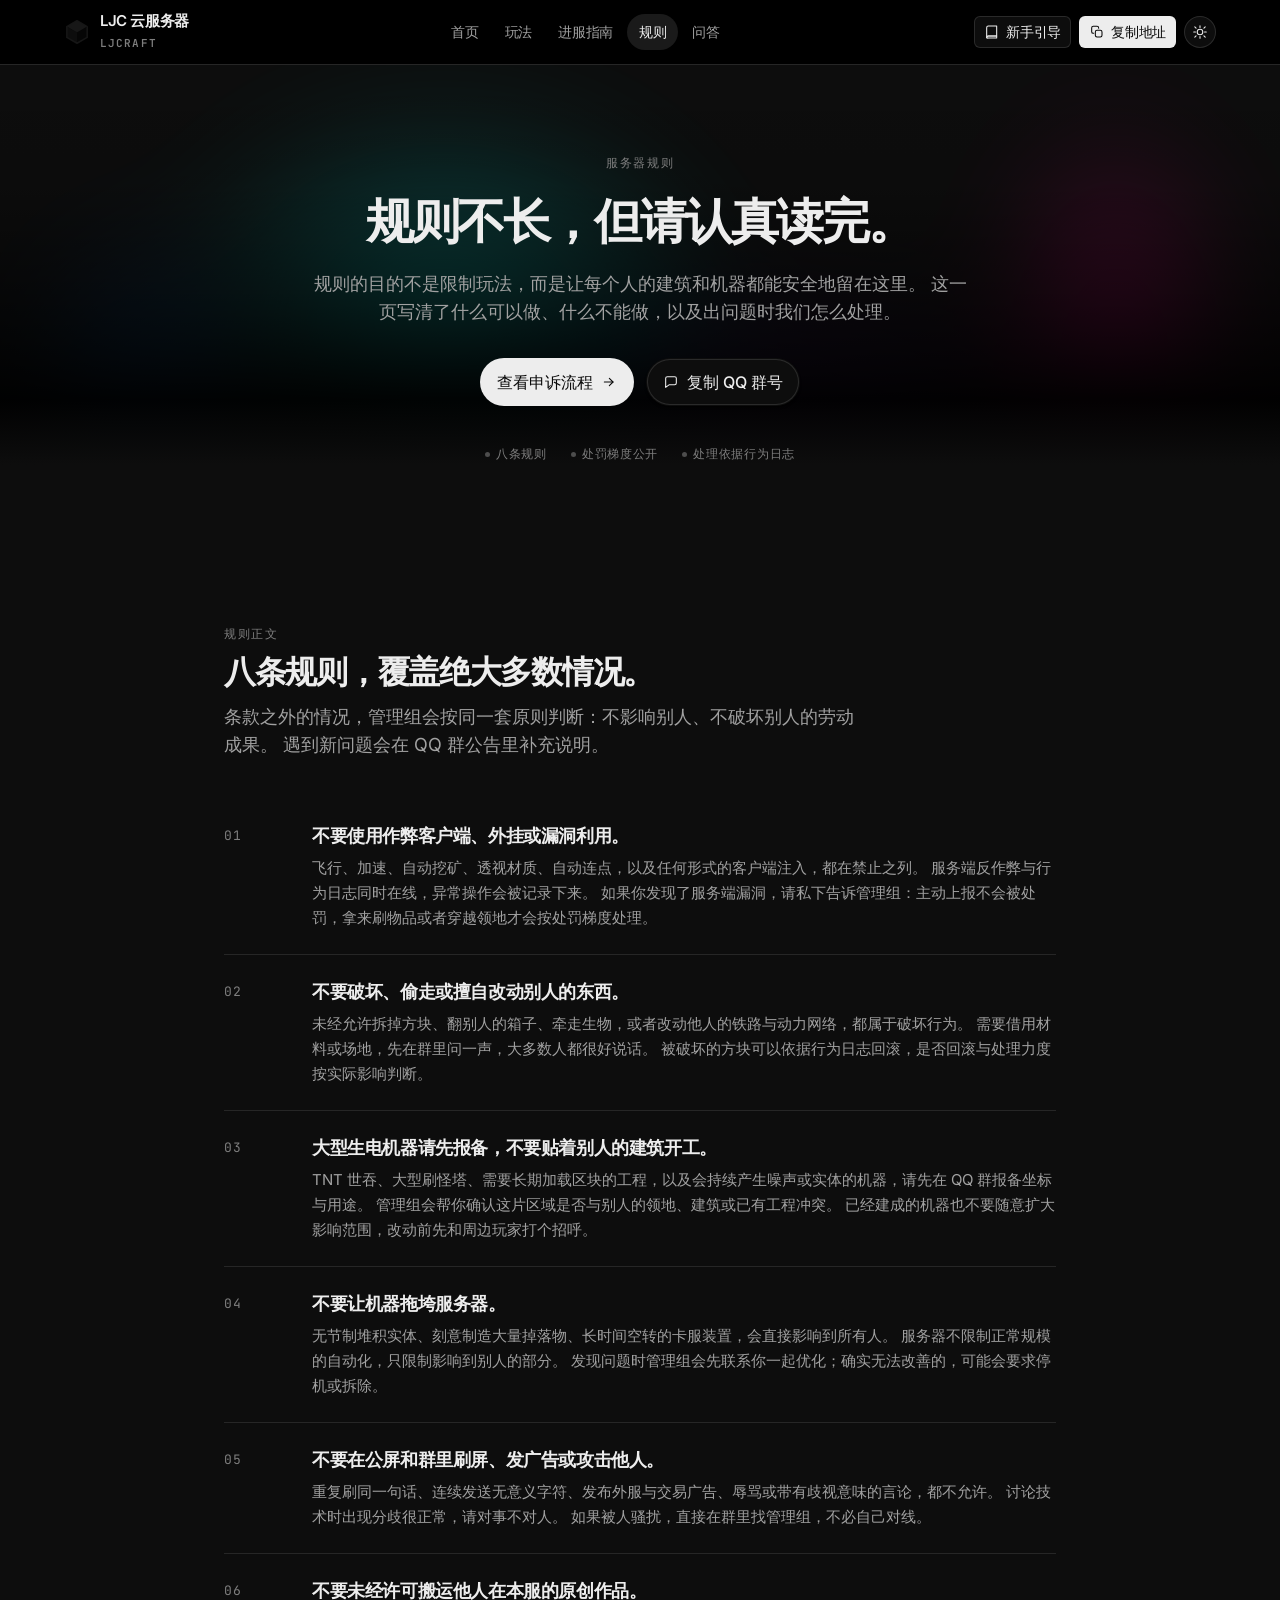
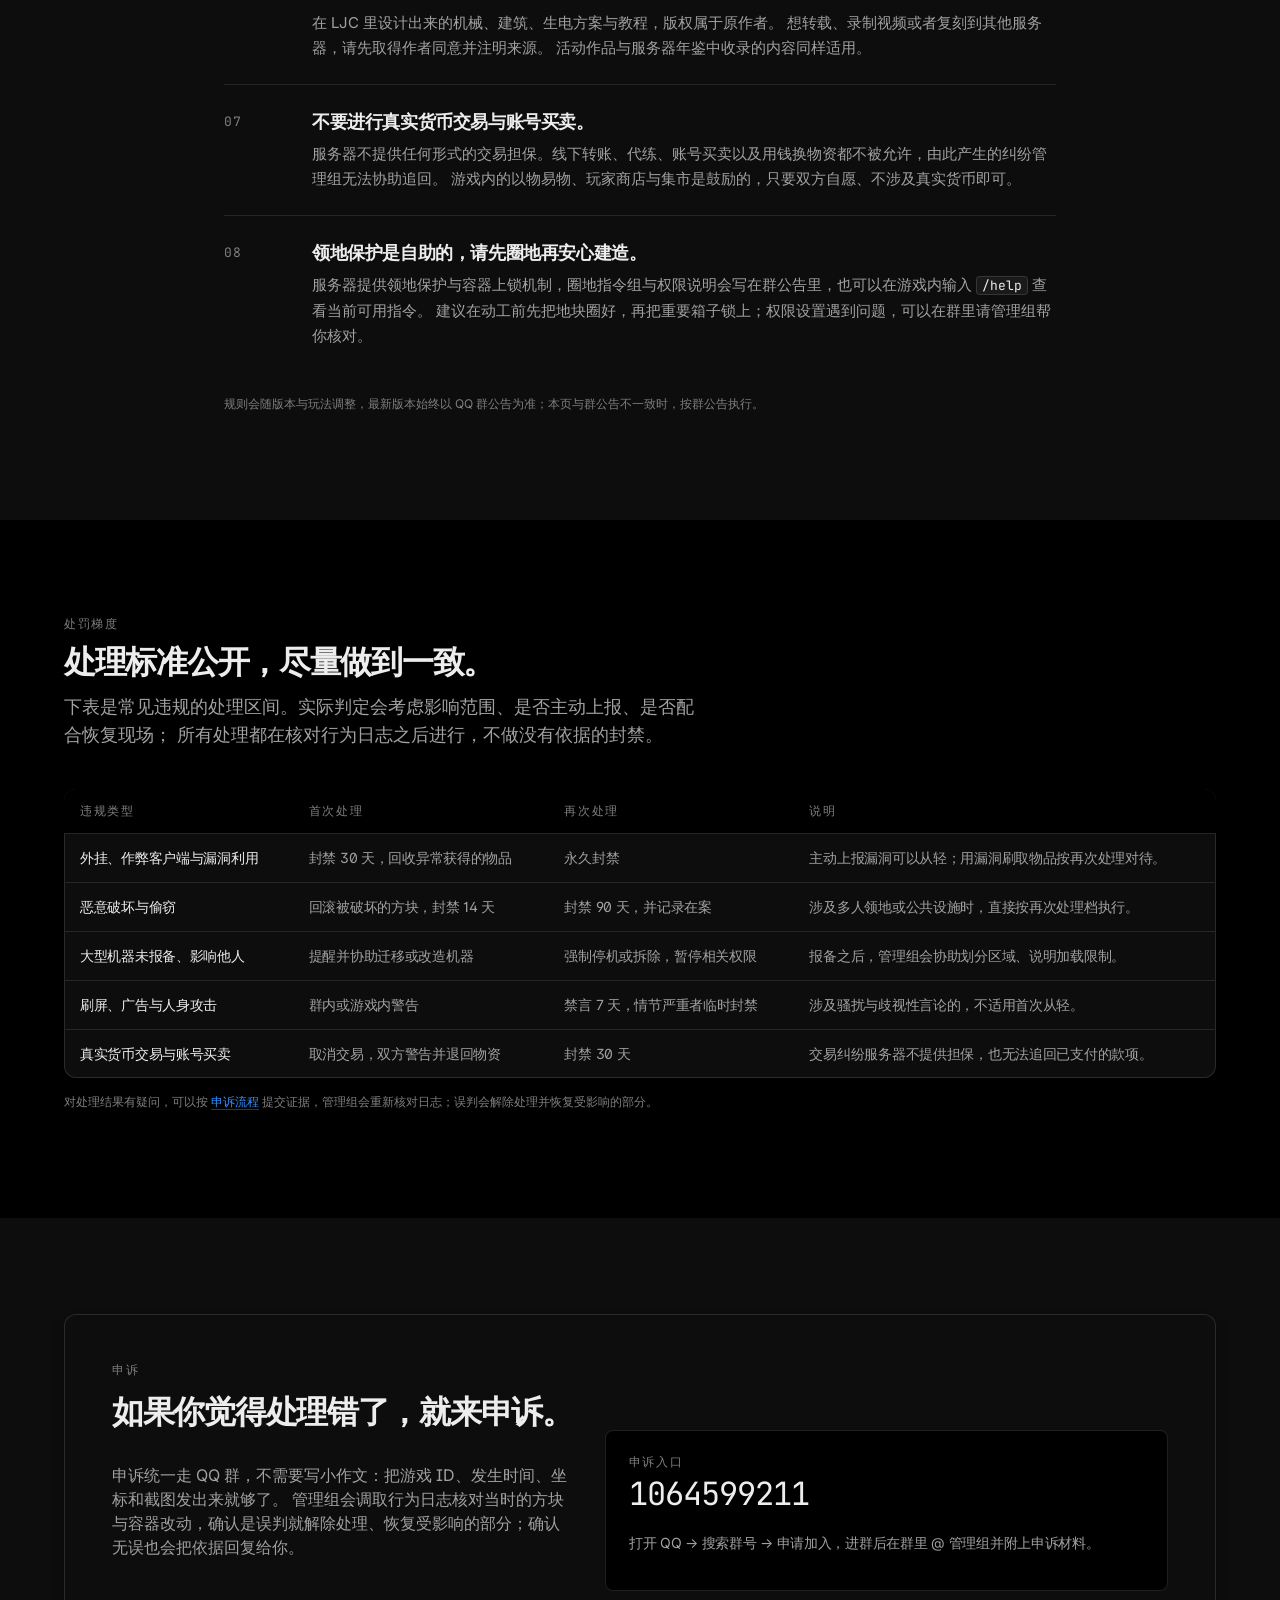
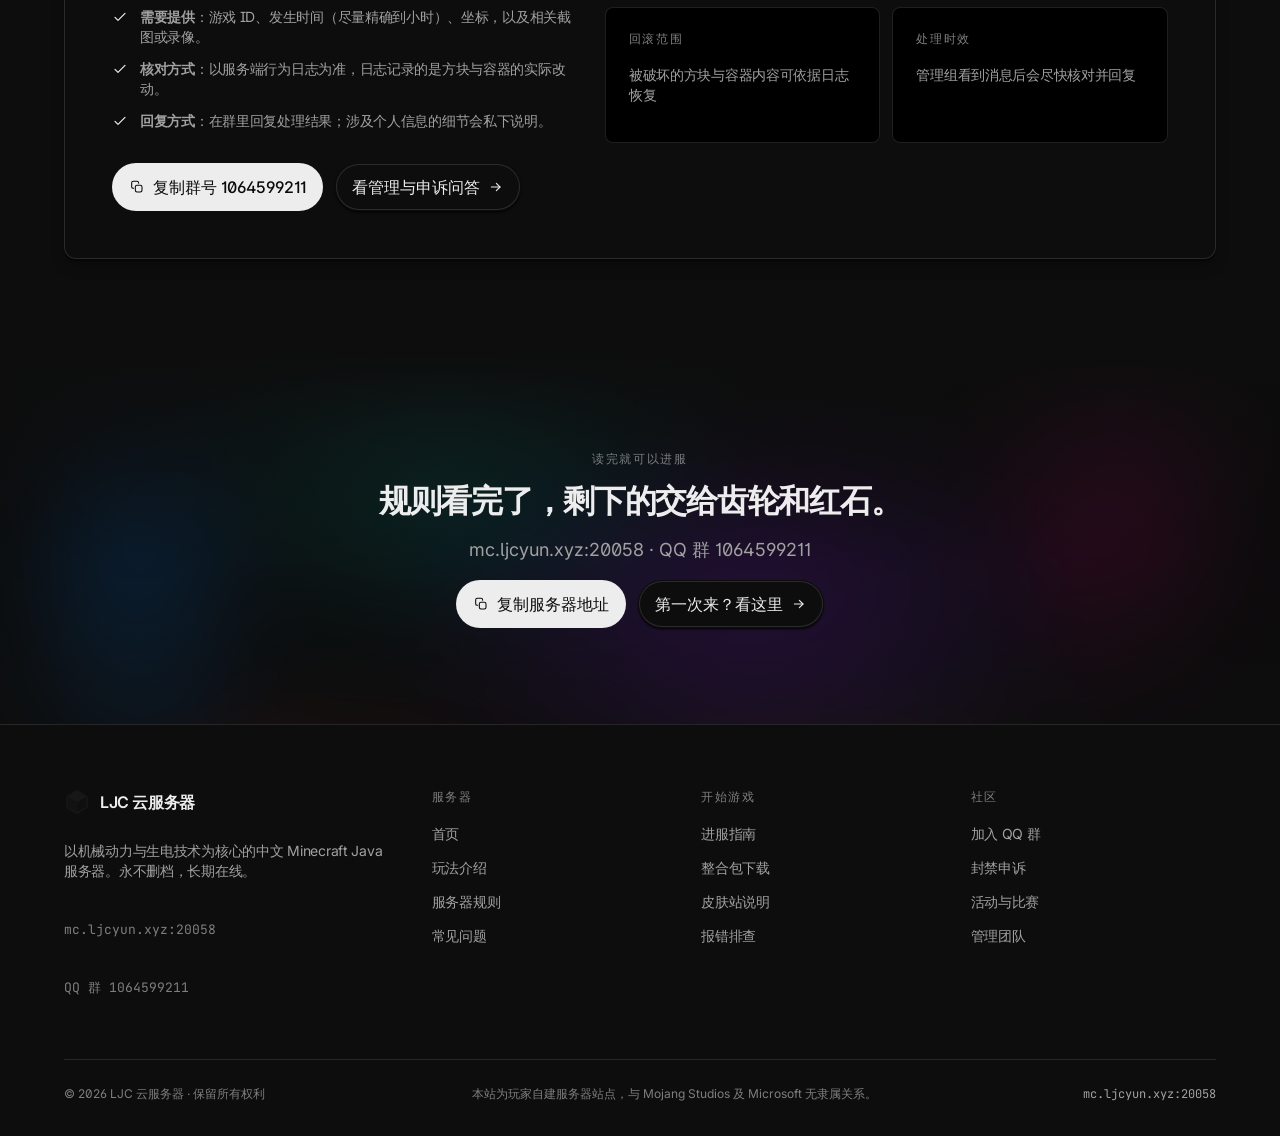
<file: rules.html>
<!DOCTYPE html>
<html lang="zh-CN">
<head>
<meta charset="UTF-8">
<meta name="viewport" content="width=device-width, initial-scale=1">
<title>服务器规则 · LJC 云服务器</title>
<meta name="description" content="LJC 云服务器（LJCraft）服务器规则：禁止作弊与漏洞利用、禁止恶意破坏与偷窃、大型生电机器需报备、禁止刷屏与人身攻击。附违规处罚梯度、领地保护说明与申诉方式，QQ 群 1064599211。">
<meta name="theme-color" content="#ffffff">
<meta property="og:type" content="website">
<meta property="og:title" content="服务器规则 · LJC 云服务器">
<meta property="og:description" content="规则的目的不是限制玩法，而是让每个人的建筑和机器都能安全地留在这里。地址 mc.ljcyun.xyz:20058，QQ 群 1064599211。">
<meta property="og:image" content="assets/img/favicon.svg">
<link rel="icon" href="assets/img/favicon.svg" type="image/svg+xml">
<link rel="apple-touch-icon" href="assets/img/favicon.svg">
<link rel="preconnect" href="https://fonts.googleapis.com">
<link rel="preconnect" href="https://fonts.gstatic.com" crossorigin>
<link href="https://fonts.googleapis.com/css2?family=Inter:wght@400;500;600&family=JetBrains+Mono:wght@400&display=swap" rel="stylesheet">
<link rel="stylesheet" href="assets/css/style.css">
<script>
  /* 主题引导：在首次绘制前确定主题，避免闪白。默认深色（可切换并记忆） */
  (function () {
    var t = "dark";
    try {
      var saved = localStorage.getItem("ljc-theme");
      if (saved === "dark" || saved === "light") t = saved;
    } catch (e) {}
    document.documentElement.setAttribute("data-theme", t);
    var m = document.querySelector('meta[name="theme-color"]');
    if (m) m.setAttribute("content", t === "dark" ? "#000000" : "#ffffff");
  })();
</script>
</head>
<body>
<a class="skip-link" href="#main">跳到主要内容</a>

<!-- 图标精灵 -->
<svg width="0" height="0" style="position:absolute" aria-hidden="true" focusable="false">
  <symbol id="i-copy" viewBox="0 0 24 24" fill="none" stroke="currentColor" stroke-width="1.6" stroke-linecap="round" stroke-linejoin="round"><rect x="9.5" y="9.5" width="10" height="10" rx="2.5"/><path d="M14.5 6.5V6a2.5 2.5 0 0 0-2.5-2.5H6.5A2.5 2.5 0 0 0 4 6v5.5A2.5 2.5 0 0 0 6.5 14h.5"/></symbol>
  <symbol id="i-check" viewBox="0 0 24 24" fill="none" stroke="currentColor" stroke-width="1.8" stroke-linecap="round" stroke-linejoin="round"><path d="M4.5 12.5 9 17l10.5-10.5"/></symbol>
  <symbol id="i-arrow" viewBox="0 0 24 24" fill="none" stroke="currentColor" stroke-width="1.6" stroke-linecap="round" stroke-linejoin="round"><path d="M5 12h13"/><path d="m12.5 6.5 5.5 5.5-5.5 5.5"/></symbol>
  <symbol id="i-chat" viewBox="0 0 24 24" fill="none" stroke="currentColor" stroke-width="1.6" stroke-linecap="round" stroke-linejoin="round"><path d="M4 6.5A2.5 2.5 0 0 1 6.5 4h11A2.5 2.5 0 0 1 20 6.5v7a2.5 2.5 0 0 1-2.5 2.5H9.5L4 20V6.5Z"/></symbol>
  <symbol id="i-shield" viewBox="0 0 24 24" fill="none" stroke="currentColor" stroke-width="1.6" stroke-linecap="round" stroke-linejoin="round"><path d="M12 3.2 5 6v5.4c0 4.2 2.9 7.5 7 9.1 4.1-1.6 7-4.9 7-9.1V6l-7-2.8Z"/><path d="m9 12 2.2 2.2L15.4 10"/></symbol>
  <symbol id="i-archive" viewBox="0 0 24 24" fill="none" stroke="currentColor" stroke-width="1.6" stroke-linecap="round" stroke-linejoin="round"><ellipse cx="12" cy="6" rx="7.5" ry="3"/><path d="M4.5 6v12c0 1.66 3.36 3 7.5 3s7.5-1.34 7.5-3V6"/><path d="M4.5 12c0 1.66 3.36 3 7.5 3s7.5-1.34 7.5-3"/></symbol>
  <symbol id="i-calendar" viewBox="0 0 24 24" fill="none" stroke="currentColor" stroke-width="1.6" stroke-linecap="round" stroke-linejoin="round"><rect x="3.5" y="5.5" width="17" height="15" rx="2.5"/><path d="M3.5 10.5h17M8 3.5v4M16 3.5v4"/></symbol>
  <symbol id="i-chev" viewBox="0 0 24 24" fill="none" stroke="currentColor" stroke-width="1.7" stroke-linecap="round" stroke-linejoin="round"><path d="m6 9.5 6 6 6-6"/></symbol>
  <symbol id="i-menu" viewBox="0 0 24 24" fill="none" stroke="currentColor" stroke-width="1.7" stroke-linecap="round"><path d="M4 7h16M4 12h16M4 17h16"/></symbol>
  <symbol id="i-cube" viewBox="0 0 24 24" fill="none" stroke="currentColor" stroke-width="1.6" stroke-linecap="round" stroke-linejoin="round"><path d="M12 2.6 20.8 7.4v9.2L12 21.4 3.2 16.6V7.4L12 2.6Z"/><path d="M12 12 20.8 7.4M12 12v9.4M12 12 3.2 7.4"/></symbol>
  <symbol id="i-bolt" viewBox="0 0 24 24" fill="none" stroke="currentColor" stroke-width="1.6" stroke-linecap="round" stroke-linejoin="round"><path d="M13.4 3 6.5 13.4h4.6L10.6 21l6.9-10.4h-4.6L13.4 3Z"/></symbol>
  <symbol id="i-gear" viewBox="0 0 24 24" fill="none" stroke="currentColor" stroke-width="1.6" stroke-linecap="round" stroke-linejoin="round"><circle cx="12" cy="12" r="3.2"/><path d="M12 3.4v2.2M12 18.4v2.2M5 7.6l1.9 1.1M17.1 15.3l1.9 1.1M5 16.4l1.9-1.1M17.1 8.7l1.9-1.1"/></symbol>
  <symbol id="i-users" viewBox="0 0 24 24" fill="none" stroke="currentColor" stroke-width="1.6" stroke-linecap="round" stroke-linejoin="round"><circle cx="9" cy="8" r="3.2"/><path d="M3.6 19.6c0-3 2.4-5.4 5.4-5.4s5.4 2.4 5.4 5.4"/><path d="M15.8 5.3a3.2 3.2 0 0 1 0 6M17.4 14.5c2 .8 3.4 2.8 3.4 5.1"/></symbol>
  <symbol id="i-download" viewBox="0 0 24 24" fill="none" stroke="currentColor" stroke-width="1.6" stroke-linecap="round" stroke-linejoin="round"><path d="M12 3.5v11"/><path d="m8 10.5 4 4 4-4"/><path d="M4.5 17v1.5a2 2 0 0 0 2 2h11a2 2 0 0 0 2-2V17"/></symbol>
  <symbol id="i-book" viewBox="0 0 24 24" fill="none" stroke="currentColor" stroke-width="1.6" stroke-linecap="round" stroke-linejoin="round"><path d="M4 5.5A2.5 2.5 0 0 1 6.5 3H19v15H6.5A2.5 2.5 0 0 0 4 20.5v-15Z"/><path d="M4 20.5A2.5 2.5 0 0 1 6.5 18H19v3H6.5A2.5 2.5 0 0 1 4 20.5Z"/></symbol>
</svg>

<!-- ── 导航 ─────────────────────────────────────────────────────────────── -->
<header class="nav">
  <div class="container nav__inner">
    <a class="nav__brand" href="index.html" aria-label="LJC 云服务器 · 回到首页">
      <img class="nav__brand-mark" src="assets/img/logo.svg" alt="" width="26" height="26">
      <span class="nav__brand-text">LJC 云服务器<span>LJCraft</span></span>
    </a>

    <nav class="nav__links" aria-label="主导航">
      <a class="nav__link" href="index.html" data-nav-link>首页</a>
      <a class="nav__link" href="modes.html" data-nav-link>玩法</a>
      <a class="nav__link" href="join.html" data-nav-link>进服指南</a>
      <a class="nav__link" href="rules.html" data-nav-link>规则</a>
      <a class="nav__link" href="faq.html" data-nav-link>问答</a>
    </nav>

    <div class="nav__actions">
      <a class="nav-cta nav-cta--ghost" href="join.html">
        <svg class="btn__icon" aria-hidden="true"><use href="#i-book"/></svg>
        新手引导
      </a>
      <button class="nav-cta nav-cta--primary" type="button"
              data-copy="mc.ljcyun.xyz:20058" data-copy-label="已复制">
        <svg class="btn__icon" aria-hidden="true"><use href="#i-copy"/></svg>
        <span>复制地址</span>
      </button>
    </div>

    <button class="nav__toggle" type="button" data-nav-toggle aria-expanded="false" aria-controls="nav-mobile">
      <svg aria-hidden="true"><use href="#i-menu"/></svg>
      <span class="sr-only">打开导航菜单</span>
    </button>
  </div>

  <div class="nav__mobile" id="nav-mobile" data-nav-panel data-open="false">
    <ul>
      <li><a href="index.html" data-nav-link>首页</a></li>
      <li><a href="modes.html" data-nav-link>玩法</a></li>
      <li><a href="join.html" data-nav-link>进服指南</a></li>
      <li><a href="rules.html" data-nav-link>规则</a></li>
      <li><a href="faq.html" data-nav-link>问答</a></li>
    </ul>
    <div class="nav__actions">
      <button class="nav-cta nav-cta--primary" type="button"
              data-copy="mc.ljcyun.xyz:20058" data-copy-label="已复制">
        <svg class="btn__icon" aria-hidden="true"><use href="#i-copy"/></svg>
        <span>复制服务器地址</span>
      </button>
      <button class="nav-cta nav-cta--ghost" type="button"
              data-copy="1064599211" data-copy-label="已复制">
        <svg class="btn__icon" aria-hidden="true"><use href="#i-chat"/></svg>
        <span>复制 QQ 群号</span>
      </button>
    </div>
  </div>
</header>

<main id="main">

  <!-- ── Hero ───────────────────────────────────────────────────────────── -->
  <section class="hero hero--compact">
    <div class="mesh" aria-hidden="true">
      <div class="mesh__canvas"></div>
      <div class="mesh__fade"></div>
    </div>

    <div class="container hero__inner">
      <span class="eyebrow" data-reveal>服务器规则</span>

      <h1 class="display-xl hero__title" data-reveal data-reveal-delay="60">
        规则不长，但请认真读完。
      </h1>

      <p class="lead hero__lead" data-reveal data-reveal-delay="120">
        规则的目的不是限制玩法，而是让每个人的建筑和机器都能安全地留在这里。
        这一页写清了什么可以做、什么不能做，以及出问题时我们怎么处理。
      </p>

      <div class="cta-row hero__cta" data-reveal data-reveal-delay="180">
        <a class="btn btn--primary" href="#appeal">
          查看申诉流程
          <svg class="btn__icon" aria-hidden="true"><use href="#i-arrow"/></svg>
        </a>
        <button class="btn btn--secondary" type="button"
                data-copy="1064599211" data-copy-label="群号已复制">
          <svg class="btn__icon" aria-hidden="true"><use href="#i-chat"/></svg>
          <span>复制 QQ 群号</span>
        </button>
      </div>

      <div class="hero__meta" data-reveal data-reveal-delay="220">
        <span>八条规则</span>
        <span>处罚梯度公开</span>
        <span>处理依据行为日志</span>
      </div>
    </div>
  </section>

  <!-- ── 规则正文 ───────────────────────────────────────────────────────── -->
  <section class="band band--canvas">
    <div class="container container--narrow">
      <div class="section-head" data-reveal>
        <span class="eyebrow">规则正文</span>
        <h2 class="display-lg">八条规则，覆盖绝大多数情况。</h2>
        <p class="lead">
          条款之外的情况，管理组会按同一套原则判断：不影响别人、不破坏别人的劳动成果。
          遇到新问题会在 QQ 群公告里补充说明。
        </p>
      </div>

      <div data-reveal>
        <div class="rule">
          <span class="rule__no">01</span>
          <div>
            <div class="rule__title">不要使用作弊客户端、外挂或漏洞利用。</div>
            <div class="rule__body">
              飞行、加速、自动挖矿、透视材质、自动连点，以及任何形式的客户端注入，都在禁止之列。
              服务端反作弊与行为日志同时在线，异常操作会被记录下来。
              如果你发现了服务端漏洞，请私下告诉管理组：主动上报不会被处罚，拿来刷物品或者穿越领地才会按处罚梯度处理。
            </div>
          </div>
        </div>

        <div class="rule">
          <span class="rule__no">02</span>
          <div>
            <div class="rule__title">不要破坏、偷走或擅自改动别人的东西。</div>
            <div class="rule__body">
              未经允许拆掉方块、翻别人的箱子、牵走生物，或者改动他人的铁路与动力网络，都属于破坏行为。
              需要借用材料或场地，先在群里问一声，大多数人都很好说话。
              被破坏的方块可以依据行为日志回滚，是否回滚与处理力度按实际影响判断。
            </div>
          </div>
        </div>

        <div class="rule">
          <span class="rule__no">03</span>
          <div>
            <div class="rule__title">大型生电机器请先报备，不要贴着别人的建筑开工。</div>
            <div class="rule__body">
              TNT 世吞、大型刷怪塔、需要长期加载区块的工程，以及会持续产生噪声或实体的机器，请先在 QQ 群报备坐标与用途。
              管理组会帮你确认这片区域是否与别人的领地、建筑或已有工程冲突。
              已经建成的机器也不要随意扩大影响范围，改动前先和周边玩家打个招呼。
            </div>
          </div>
        </div>

        <div class="rule">
          <span class="rule__no">04</span>
          <div>
            <div class="rule__title">不要让机器拖垮服务器。</div>
            <div class="rule__body">
              无节制堆积实体、刻意制造大量掉落物、长时间空转的卡服装置，会直接影响到所有人。
              服务器不限制正常规模的自动化，只限制影响到别人的部分。
              发现问题时管理组会先联系你一起优化；确实无法改善的，可能会要求停机或拆除。
            </div>
          </div>
        </div>

        <div class="rule">
          <span class="rule__no">05</span>
          <div>
            <div class="rule__title">不要在公屏和群里刷屏、发广告或攻击他人。</div>
            <div class="rule__body">
              重复刷同一句话、连续发送无意义字符、发布外服与交易广告、辱骂或带有歧视意味的言论，都不允许。
              讨论技术时出现分歧很正常，请对事不对人。
              如果被人骚扰，直接在群里找管理组，不必自己对线。
            </div>
          </div>
        </div>

        <div class="rule">
          <span class="rule__no">06</span>
          <div>
            <div class="rule__title">不要未经许可搬运他人在本服的原创作品。</div>
            <div class="rule__body">
              在 LJC 里设计出来的机械、建筑、生电方案与教程，版权属于原作者。
              想转载、录制视频或者复刻到其他服务器，请先取得作者同意并注明来源。
              活动作品与服务器年鉴中收录的内容同样适用。
            </div>
          </div>
        </div>

        <div class="rule">
          <span class="rule__no">07</span>
          <div>
            <div class="rule__title">不要进行真实货币交易与账号买卖。</div>
            <div class="rule__body">
              服务器不提供任何形式的交易担保。线下转账、代练、账号买卖以及用钱换物资都不被允许，由此产生的纠纷管理组无法协助追回。
              游戏内的以物易物、玩家商店与集市是鼓励的，只要双方自愿、不涉及真实货币即可。
            </div>
          </div>
        </div>

        <div class="rule">
          <span class="rule__no">08</span>
          <div>
            <div class="rule__title">领地保护是自助的，请先圈地再安心建造。</div>
            <div class="rule__body">
              服务器提供领地保护与容器上锁机制，圈地指令组与权限说明会写在群公告里，也可以在游戏内输入 <code class="inline">/help</code> 查看当前可用指令。
              建议在动工前先把地块圈好，再把重要箱子锁上；权限设置遇到问题，可以在群里请管理组帮你核对。
            </div>
          </div>
        </div>
      </div>

      <p class="caption mt-lg" data-reveal>
        规则会随版本与玩法调整，最新版本始终以 QQ 群公告为准；本页与群公告不一致时，按群公告执行。
      </p>
    </div>
  </section>

  <!-- ── 处罚梯度 ───────────────────────────────────────────────────────── -->
  <section class="band band--soft">
    <div class="container">
      <div class="section-head" data-reveal>
        <span class="eyebrow">处罚梯度</span>
        <h2 class="display-lg">处理标准公开，尽量做到一致。</h2>
        <p class="lead">
          下表是常见违规的处理区间。实际判定会考虑影响范围、是否主动上报、是否配合恢复现场；
          所有处理都在核对行为日志之后进行，不做没有依据的封禁。
        </p>
      </div>

      <div class="table-wrap" data-reveal>
        <table class="data">
          <thead>
            <tr>
              <th>违规类型</th>
              <th>首次处理</th>
              <th>再次处理</th>
              <th>说明</th>
            </tr>
          </thead>
          <tbody>
            <tr>
              <td>外挂、作弊客户端与漏洞利用</td>
              <td>封禁 30 天，回收异常获得的物品</td>
              <td>永久封禁</td>
              <td>主动上报漏洞可以从轻；用漏洞刷取物品按再次处理对待。</td>
            </tr>
            <tr>
              <td>恶意破坏与偷窃</td>
              <td>回滚被破坏的方块，封禁 14 天</td>
              <td>封禁 90 天，并记录在案</td>
              <td>涉及多人领地或公共设施时，直接按再次处理档执行。</td>
            </tr>
            <tr>
              <td>大型机器未报备、影响他人</td>
              <td>提醒并协助迁移或改造机器</td>
              <td>强制停机或拆除，暂停相关权限</td>
              <td>报备之后，管理组会协助划分区域、说明加载限制。</td>
            </tr>
            <tr>
              <td>刷屏、广告与人身攻击</td>
              <td>群内或游戏内警告</td>
              <td>禁言 7 天，情节严重者临时封禁</td>
              <td>涉及骚扰与歧视性言论的，不适用首次从轻。</td>
            </tr>
            <tr>
              <td>真实货币交易与账号买卖</td>
              <td>取消交易，双方警告并退回物资</td>
              <td>封禁 30 天</td>
              <td>交易纠纷服务器不提供担保，也无法追回已支付的款项。</td>
            </tr>
          </tbody>
        </table>
      </div>

      <p class="caption mt-md" data-reveal>
        对处理结果有疑问，可以按 <a class="inline-link" href="#appeal">申诉流程</a> 提交证据，管理组会重新核对日志；误判会解除处理并恢复受影响的部分。
      </p>
    </div>
  </section>

  <!-- ── 申诉 ───────────────────────────────────────────────────────────── -->
  <section class="band band--canvas" id="appeal">
    <div class="container">
      <div class="card card--lg" style="padding:clamp(24px,4vw,48px)" data-reveal>
        <div class="split split--wide-right" style="align-items:center;gap:var(--sp-xl)">
          <div class="split__copy">
            <span class="eyebrow">申诉</span>
            <h2 class="display-lg">如果你觉得处理错了，就来申诉。</h2>
            <p class="body-md">
              申诉统一走 QQ 群，不需要写小作文：把游戏 ID、发生时间、坐标和截图发出来就够了。
              管理组会调取行为日志核对当时的方块与容器改动，确认是误判就解除处理、恢复受影响的部分；确认无误也会把依据回复给你。
            </p>
            <ul class="feature-list mt-md">
              <li><svg aria-hidden="true"><use href="#i-check"/></svg><span><strong>需要提供</strong>：游戏 ID、发生时间（尽量精确到小时）、坐标，以及相关截图或录像。</span></li>
              <li><svg aria-hidden="true"><use href="#i-check"/></svg><span><strong>核对方式</strong>：以服务端行为日志为准，日志记录的是方块与容器的实际改动。</span></li>
              <li><svg aria-hidden="true"><use href="#i-check"/></svg><span><strong>回复方式</strong>：在群里回复处理结果；涉及个人信息的细节会私下说明。</span></li>
            </ul>
            <div class="cta-row mt-md">
              <button class="btn btn--primary" type="button"
                      data-copy="1064599211" data-copy-label="群号已复制">
                <svg class="btn__icon" aria-hidden="true"><use href="#i-copy"/></svg>
                <span>复制群号 1064599211</span>
              </button>
              <a class="btn btn--secondary" href="faq.html#staff">
                看管理与申诉问答
                <svg class="btn__icon" aria-hidden="true"><use href="#i-arrow"/></svg>
              </a>
            </div>
          </div>

          <div class="stack-md">
            <div class="card card--soft" style="gap:6px">
              <span class="eyebrow">申诉入口</span>
              <p class="display-lg" style="font-family:var(--font-mono);font-weight:400;letter-spacing:-1px">1064599211</p>
              <p class="body-sm">打开 QQ → 搜索群号 → 申请加入，进群后在群里 @ 管理组并附上申诉材料。</p>
            </div>
            <div class="grid grid--2" style="gap:var(--sp-sm)">
              <div class="card card--soft" style="gap:4px">
                <span class="eyebrow">回滚范围</span>
                <p class="body-sm">被破坏的方块与容器内容可依据日志恢复</p>
              </div>
              <div class="card card--soft" style="gap:4px">
                <span class="eyebrow">处理时效</span>
                <p class="body-sm">管理组看到消息后会尽快核对并回复</p>
              </div>
            </div>
          </div>
        </div>
      </div>
    </div>
  </section>

  <!-- ── 结尾 CTA ───────────────────────────────────────────────────────── -->
  <section class="cta-band">
    <div class="mesh" aria-hidden="true">
      <div class="mesh__canvas"></div>
      <div class="mesh__fade mesh__fade--up"></div>
    </div>
    <div class="container cta-band__inner">
      <span class="eyebrow" data-reveal>读完就可以进服</span>
      <h2 class="display-lg" data-reveal data-reveal-delay="60" style="max-width:18em">规则看完了，剩下的交给齿轮和红石。</h2>
      <p class="lead" data-reveal data-reveal-delay="120" style="max-width:34em">
        mc.ljcyun.xyz:20058 · QQ 群 1064599211
      </p>
      <div class="cta-row" style="justify-content:center" data-reveal data-reveal-delay="180">
        <button class="btn btn--primary" type="button"
                data-copy="mc.ljcyun.xyz:20058" data-copy-label="地址已复制">
          <svg class="btn__icon" aria-hidden="true"><use href="#i-copy"/></svg>
          <span>复制服务器地址</span>
        </button>
        <a class="btn btn--secondary" href="join.html">
          第一次来？看这里
          <svg class="btn__icon" aria-hidden="true"><use href="#i-arrow"/></svg>
        </a>
      </div>
    </div>
  </section>

</main>

<!-- ── 页脚 ─────────────────────────────────────────────────────────────── -->
<footer class="footer">
  <div class="container">
    <div class="footer__grid">
      <div class="footer__col footer__brand">
        <div class="footer__brand-mark">
          <img src="assets/img/logo.svg" alt="" width="26" height="26">
          LJC 云服务器
        </div>
        <p class="body-sm">以机械动力与生电技术为核心的中文 Minecraft Java 服务器。永不删档，长期在线。</p>
        <p class="mono text-mute">mc.ljcyun.xyz:20058</p>
        <p class="mono text-mute">QQ 群 1064599211</p>
      </div>

      <div class="footer__col">
        <h4>服务器</h4>
        <ul>
          <li><a href="index.html">首页</a></li>
          <li><a href="modes.html">玩法介绍</a></li>
          <li><a href="rules.html">服务器规则</a></li>
          <li><a href="faq.html">常见问题</a></li>
        </ul>
      </div>

      <div class="footer__col">
        <h4>开始游戏</h4>
        <ul>
          <li><a href="join.html">进服指南</a></li>
          <li><a href="join.html#pack">整合包下载</a></li>
          <li><a href="join.html#skin">皮肤站说明</a></li>
          <li><a href="join.html#errors">报错排查</a></li>
        </ul>
      </div>

      <div class="footer__col">
        <h4>社区</h4>
        <ul>
          <li><a href="faq.html#contact">加入 QQ 群</a></li>
          <li><a href="rules.html#appeal">封禁申诉</a></li>
          <li><a href="modes.html#events">活动与比赛</a></li>
          <li><a href="faq.html#staff">管理团队</a></li>
        </ul>
      </div>
    </div>

    <div class="footer__bottom">
      <span>© <span data-year>2025</span> LJC 云服务器 · 保留所有权利</span>
      <span>本站为玩家自建服务器站点，与 Mojang Studios 及 Microsoft 无隶属关系。</span>
      <span class="mono">mc.ljcyun.xyz:20058</span>
    </div>
  </div>
</footer>

<script src="assets/js/main.js"></script>
</body>
</html>
</file>
<file: assets/css/style.css>
/* ============================================================================
   LJC 云服务器 · LJCraft
   设计语言：Vercel-inspired（墨黑 + 灰阶 + 网格渐变；Geist / Geist Mono 替代字体）
   规则：负字距标题、等宽技术标签、堆叠阴影、100px 药丸 CTA、6px 导航级圆角
   ========================================================================== */

/* ── 1. Tokens ───────────────────────────────────────────────────────────── */
:root {
  /* 品牌与强调色 */
  --primary: #171717;
  --on-primary: #ffffff;
  --ink: #171717;
  --body: #4d4d4d;
  --mute: #888888;
  --hairline: #ebebeb;
  --hairline-strong: #a1a1a1;

  /* 表面阶梯 */
  --canvas: #ffffff;
  --canvas-soft: #fafafa;
  --canvas-soft-2: #f5f5f5;

  /* 语义色 */
  --link: #0070f3;
  --link-deep: #0761d1;
  --link-bg-soft: #d3e5ff;
  --success: #0070f3;
  --error: #ee0000;
  --error-soft: #f7d4d6;
  --error-deep: #c50000;
  --warning: #f5a623;
  --warning-soft: #ffefcf;
  --warning-deep: #ab570a;
  --violet: #7928ca;
  --cyan: #50e3c2;

  /* 品牌渐变（三对） */
  --g-develop-start: #007cf0;
  --g-develop-end: #00dfd8;
  --g-preview-start: #7928ca;
  --g-preview-end: #ff0080;
  --g-ship-start: #ff4d4d;
  --g-ship-end: #f9cb28;

  /* 圆角 */
  --r-xs: 4px;
  --r-sm: 6px;
  --r-md: 8px;
  --r-lg: 12px;
  --r-xl: 16px;
  --r-pill-sm: 64px;
  --r-pill: 100px;
  --r-full: 9999px;

  /* 间距（4px 基准） */
  --sp-xxs: 4px;
  --sp-xs: 8px;
  --sp-sm: 12px;
  --sp-md: 16px;
  --sp-lg: 24px;
  --sp-xl: 32px;
  --sp-2xl: 40px;
  --sp-3xl: 48px;
  --sp-4xl: 64px;
  --sp-5xl: 96px;
  --sp-6xl: 128px;
  --sp-section: 192px;

  /* 布局 */
  --page-width: 1200px;
  --nav-h: 64px;

  /* 字体 */
  --font-sans: Inter, system-ui, -apple-system, "Segoe UI", Roboto,
    "PingFang SC", "Hiragino Sans GB", "Microsoft YaHei", "Noto Sans SC",
    sans-serif;
  --font-mono: "JetBrains Mono", ui-monospace, SFMono-Regular, Menlo, Monaco,
    "Cascadia Mono", Consolas, monospace;

  /* 海拔（堆叠阴影 + 内描边） */
  --e1: inset 0 0 0 1px #00000014;
  --e2: 0px 1px 1px #00000005, 0px 2px 2px #0000000a, inset 0 0 0 1px #00000014;
  --e3: 0px 2px 2px #0000000a, 0px 8px 8px -8px #0000000a,
    inset 0 0 0 1px #00000014;
  --e4: 0px 2px 2px #0000000a, 0px 8px 16px -4px #0000000a,
    inset 0 0 0 1px #00000014;
  --e5: 0px 1px 1px #00000005, 0px 8px 16px -4px #0000000a,
    0px 24px 32px -8px #0000000f, inset 0 0 0 1px #00000014;

  /* ── 主题化中间层（深色主题在下方整体替换，组件只引用这些变量） ── */
  --nav-bg: #ffffffd9;
  --primary-hover: #333333;
  --accent-hover: #ededed; /* 深色带上的白色药丸 hover */
  --selection-fg: #f2f2f2;

  /* 网格渐变向页面底色的过渡色 */
  --fade-0: #ffffff00;
  --fade-1: #ffffff1a;
  --fade-2: #ffffff8c;
  --fade-3: #ffffffee;

  /* 终端 / 代码块：两个主题下都保持深色，作为「技术层」的固定表面 */
  --terminal-bg: #171717;
  --terminal-fg: #ededed;
  --terminal-dim: #ffffff80;
  --terminal-dim-2: #ffffff5c;
  --terminal-dot: #ffffff2e;

  /* 极性翻转带（深色带 + 其上的卡片） */
  --invert-bg: #171717;
  --invert-fg: #ffffff;
  --invert-muted: #a1a1a1;
  --card-invert-bg: #1f1f1f;

  /* 图片占位（灰阶） */
  --media-a: #f4f4f4;
  --media-b: #ececec;
  --media-c: #e2e2e2;

  --row-hover: #fcfcfc;
  --badge-blue-bg: #d3e5ff;
  --badge-blue-fg: #0353a4;
  --link-underline: #0070f366;
}

/* ── 1b. 深色主题 ───────────────────────────────────────────────────────── */
:root[data-theme="dark"] {
  color-scheme: dark;

  --primary: #ededed;
  --on-primary: #0a0a0a;
  --ink: #ededed;
  --body: #a1a1a1;
  --mute: #7e7e7e;
  --hairline: #262626;
  --hairline-strong: #4d4d4d;

  --canvas: #0d0d0d;
  --canvas-soft: #000000;
  --canvas-soft-2: #1a1a1a;

  --link: #3291ff;
  --link-deep: #6cb6ff;
  --link-bg-soft: #102a45;
  --success: #3291ff;
  --error: #ff6369;
  --error-soft: #2b1214;
  --error-deep: #ff8a8f;
  --warning: #f7b955;
  --warning-soft: #2b1f0a;
  --warning-deep: #ffd08a;

  --e1: inset 0 0 0 1px #ffffff1f;
  --e2: 0px 1px 1px #00000080, 0px 2px 2px #00000066, inset 0 0 0 1px #ffffff1f;
  --e3: 0px 2px 2px #00000080, 0px 8px 8px -8px #00000066,
    inset 0 0 0 1px #ffffff1f;
  --e4: 0px 2px 2px #00000080, 0px 8px 16px -4px #00000066,
    inset 0 0 0 1px #ffffff1f;
  --e5: 0px 1px 1px #00000080, 0px 8px 16px -4px #00000066,
    0px 24px 32px -8px #000000a6, inset 0 0 0 1px #ffffff24;

  --nav-bg: #000000cc;
  --primary-hover: #cccccc;
  --accent-hover: #d4d4d4;
  --selection-fg: #0a0a0a;

  --fade-0: #00000000;
  --fade-1: #0000001a;
  --fade-2: #0000008c;
  --fade-3: #000000ee;

  --terminal-bg: #141414;
  --terminal-fg: #ededed;
  --terminal-dim: #ffffff80;
  --terminal-dim-2: #ffffff5c;
  --terminal-dot: #ffffff2e;

  --invert-bg: #141414;
  --invert-fg: #ededed;
  --invert-muted: #a1a1a1;
  --card-invert-bg: #1c1c1c;

  --media-a: #171717;
  --media-b: #121212;
  --media-c: #0d0d0d;

  --row-hover: #111111;
  --badge-blue-bg: #102a45;
  --badge-blue-fg: #8cc8ff;
  --link-underline: #3291ff66;
}

/* ── 2. Reset / Base ─────────────────────────────────────────────────────── */
*,
*::before,
*::after {
  box-sizing: border-box;
}

html {
  -webkit-text-size-adjust: 100%;
  scroll-behavior: smooth;
  scroll-padding-top: calc(var(--nav-h) + 16px);
}

body {
  margin: 0;
  background: var(--canvas-soft);
  color: var(--ink);
  font-family: var(--font-sans);
  font-size: 16px;
  line-height: 24px;
  font-weight: 400;
  -webkit-font-smoothing: antialiased;
  text-rendering: optimizeLegibility;
  font-feature-settings: "ss01" 1, "ss02" 1, "cv01" 1;
}

img,
svg {
  display: block;
  max-width: 100%;
}

a {
  color: inherit;
  text-decoration: none;
}

button {
  font: inherit;
  color: inherit;
  background: none;
  border: 0;
  cursor: pointer;
}

::selection {
  background: var(--primary);
  color: var(--selection-fg);
}

:focus-visible {
  outline: 2px solid var(--link);
  outline-offset: 2px;
  border-radius: var(--r-xs);
}

.skip-link {
  position: absolute;
  left: 16px;
  top: -64px;
  z-index: 200;
  background: var(--primary);
  color: var(--on-primary);
  padding: 10px 16px;
  border-radius: var(--r-sm);
  font-size: 14px;
  transition: top 0.16s ease;
}
.skip-link:focus {
  top: 12px;
}

/* ── 3. Typography ───────────────────────────────────────────────────────── */
.display-xl,
.display-lg,
.display-md,
.display-sm,
h1,
h2,
h3,
h4 {
  margin: 0;
  font-weight: 600;
  color: var(--ink);
}

.display-xl {
  font-size: clamp(34px, 5.2vw, 48px);
  line-height: 1.08;
  letter-spacing: -2.4px;
}
.display-lg {
  font-size: clamp(28px, 3.6vw, 32px);
  line-height: 1.15;
  letter-spacing: -1.28px;
}
.display-md {
  font-size: clamp(21px, 2.4vw, 24px);
  line-height: 32px;
  letter-spacing: -0.96px;
}
.display-sm {
  font-size: 20px;
  line-height: 28px;
  letter-spacing: -0.6px;
}

.lead {
  font-size: clamp(16px, 1.6vw, 18px);
  line-height: 28px;
  color: var(--body);
  margin: 0;
}
.body-md {
  font-size: 16px;
  line-height: 24px;
  color: var(--body);
}
.body-sm {
  font-size: 14px;
  line-height: 20px;
  letter-spacing: -0.28px;
  color: var(--body);
}
.body-sm-strong {
  font-size: 14px;
  line-height: 20px;
  letter-spacing: -0.28px;
  font-weight: 500;
  color: var(--ink);
}
.caption {
  font-size: 12px;
  line-height: 16px;
  color: var(--mute);
}
.mono {
  font-family: var(--font-mono);
  font-size: 13px;
  line-height: 20px;
  letter-spacing: 0;
}
/* 技术层小标签：等宽、加宽字距、大写（中文不适用大写，靠字距与字号表达） */
.eyebrow {
  display: inline-block;
  font-family: var(--font-mono);
  font-size: 12px;
  line-height: 16px;
  letter-spacing: 0.14em;
  text-transform: uppercase;
  color: var(--mute);
}
.eyebrow--ink {
  color: var(--ink);
}

.text-mute {
  color: var(--mute);
}
.text-body {
  color: var(--body);
}

a.inline-link,
.inline-link {
  color: var(--link);
  text-decoration: underline;
  text-underline-offset: 3px;
  text-decoration-thickness: 1px;
  text-decoration-color: var(--link-underline);
  transition: color 0.16s ease, text-decoration-color 0.16s ease;
}
a.inline-link:hover {
  color: var(--link-deep);
  text-decoration-color: currentColor;
}

/* ── 4. Layout ───────────────────────────────────────────────────────────── */
.container {
  width: 100%;
  max-width: var(--page-width);
  margin: 0 auto;
  padding-inline: var(--sp-lg);
}
.container--narrow {
  max-width: 880px;
}

.band {
  position: relative;
  padding-block: clamp(64px, 9vw, 96px);
}
.band--canvas {
  background: var(--canvas);
}
.band--soft {
  background: var(--canvas-soft);
}
.band--soft-2 {
  background: var(--canvas-soft-2);
}
.band--dark {
  background: var(--invert-bg);
  color: var(--invert-fg);
}
.band--dark .display-lg,
.band--dark .display-md,
.band--dark .display-xl,
.band--dark h2,
.band--dark h3 {
  color: var(--invert-fg);
}
.band--dark .lead,
.band--dark .body-md,
.band--dark .body-sm,
.band--dark .caption {
  color: var(--invert-muted);
}
.band--dark .eyebrow {
  color: var(--invert-muted);
}

.section-head {
  max-width: 720px;
  margin-bottom: var(--sp-2xl);
  display: flex;
  flex-direction: column;
  gap: var(--sp-sm);
}
.section-head--center {
  margin-inline: auto;
  text-align: center;
  align-items: center;
}
.section-head .lead {
  max-width: 640px;
}

.grid {
  display: grid;
  gap: var(--sp-lg);
}
.grid--3 {
  grid-template-columns: repeat(3, minmax(0, 1fr));
}
.grid--2 {
  grid-template-columns: repeat(2, minmax(0, 1fr));
}
.grid--4 {
  grid-template-columns: repeat(4, minmax(0, 1fr));
}

.divider {
  height: 1px;
  background: var(--hairline);
  border: 0;
  margin: 0;
}

/* ── 5. Nav ──────────────────────────────────────────────────────────────── */
.nav {
  position: sticky;
  top: 0;
  z-index: 100;
  background: var(--nav-bg);
  backdrop-filter: saturate(180%) blur(12px);
  -webkit-backdrop-filter: saturate(180%) blur(12px);
  border-bottom: 1px solid var(--hairline);
}
.nav__inner {
  height: var(--nav-h);
  display: flex;
  align-items: center;
  gap: var(--sp-lg);
}
.nav__brand {
  display: flex;
  align-items: center;
  gap: 10px;
  margin-right: var(--sp-xs);
  flex: 0 0 auto;
}
.nav__brand-mark {
  width: 26px;
  height: 26px;
}
.nav__brand-text {
  font-weight: 600;
  font-size: 15px;
  letter-spacing: -0.4px;
  white-space: nowrap;
}
.nav__brand-text span {
  font-family: var(--font-mono);
  font-size: 11px;
  letter-spacing: 0.1em;
  color: var(--mute);
  display: block;
  margin-top: -2px;
  text-transform: uppercase;
}
.nav__links {
  display: flex;
  align-items: center;
  gap: 2px;
  margin-inline: auto;
}
.nav__link {
  color: var(--body);
  font-size: 14px;
  line-height: 20px;
  letter-spacing: -0.28px;
  padding: 8px 12px;
  border-radius: var(--r-full);
  transition: color 0.16s ease, background-color 0.16s ease;
  white-space: nowrap;
}
.nav__link:hover {
  color: var(--ink);
  background: var(--canvas-soft-2);
}
.nav__link[aria-current="page"] {
  color: var(--ink);
  background: var(--canvas-soft-2);
  font-weight: 500;
}
.nav__actions {
  display: flex;
  align-items: center;
  gap: var(--sp-xs);
  flex: 0 0 auto;
}
.nav__toggle {
  display: none;
  width: 36px;
  height: 36px;
  border-radius: var(--r-sm);
  box-shadow: var(--e1);
  align-items: center;
  justify-content: center;
  background: var(--canvas);
}
.nav__toggle svg {
  width: 18px;
  height: 18px;
}

.nav__mobile {
  display: none;
  border-bottom: 1px solid var(--hairline);
  background: var(--canvas);
  padding: var(--sp-sm) var(--sp-lg) var(--sp-lg);
}
.nav__mobile[data-open="true"] {
  display: block;
}
.nav__mobile ul {
  list-style: none;
  margin: 0 0 var(--sp-sm);
  padding: 0;
  display: grid;
  gap: 2px;
}
.nav__mobile a {
  display: block;
  padding: 12px;
  border-radius: var(--r-sm);
  font-size: 15px;
  color: var(--ink);
}
.nav__mobile a[aria-current="page"] {
  background: var(--canvas-soft-2);
  font-weight: 500;
}
.nav__mobile .nav__actions {
  flex-wrap: wrap;
}

/* ── 6. Buttons ──────────────────────────────────────────────────────────── */
.btn {
  display: inline-flex;
  align-items: center;
  justify-content: center;
  gap: var(--sp-xs);
  height: 48px;
  padding: 0 var(--sp-md);
  border-radius: var(--r-pill);
  font-size: 16px;
  font-weight: 500;
  line-height: 24px;
  white-space: nowrap;
  cursor: pointer;
  border: 1px solid transparent;
  transition: background-color 0.16s ease, color 0.16s ease,
    box-shadow 0.16s ease, transform 0.16s ease;
}
.btn:active {
  transform: translateY(1px);
}
.btn--primary {
  background: var(--primary);
  color: var(--on-primary);
}
.btn--primary:hover {
  background: var(--primary-hover);
}
.btn--secondary {
  background: var(--canvas);
  color: var(--ink);
  box-shadow: var(--e2);
}
.btn--secondary:hover {
  background: var(--canvas-soft-2);
}
.btn--ghost {
  background: transparent;
  color: var(--ink);
  box-shadow: var(--e1);
}
.btn--ghost:hover {
  background: var(--canvas-soft-2);
}
.btn--on-dark {
  background: var(--invert-fg);
  color: var(--invert-bg);
}
.btn--on-dark:hover {
  background: var(--accent-hover);
}
.btn--ghost-dark {
  background: transparent;
  color: var(--invert-fg);
  box-shadow: inset 0 0 0 1px #ffffff2e;
}
.btn--ghost-dark:hover {
  background: #ffffff14;
}
.btn--sm {
  height: 36px;
  padding: 0 var(--sp-sm);
  font-size: 14px;
  line-height: 20px;
}
.btn--block {
  width: 100%;
}
.btn__icon {
  width: 16px;
  height: 16px;
  flex: 0 0 auto;
}

/* 导航级按钮：6px 圆角，28–32px 高（与营销药丸刻意区分） */
.nav-cta {
  display: inline-flex;
  align-items: center;
  gap: 6px;
  height: 32px;
  padding: 0 10px;
  border-radius: var(--r-sm);
  font-size: 14px;
  font-weight: 500;
  line-height: 20px;
  letter-spacing: -0.28px;
  white-space: nowrap;
  transition: background-color 0.16s ease, color 0.16s ease;
}
.nav-cta--primary {
  background: var(--primary);
  color: var(--on-primary);
}
.nav-cta--primary:hover {
  background: var(--primary-hover);
}
.nav-cta--ghost {
  background: var(--canvas);
  color: var(--ink);
  box-shadow: var(--e1);
}
.nav-cta--ghost:hover {
  background: var(--canvas-soft-2);
}

/* 主题切换：圆形图标按钮（模板的 icon-button-circular） */
.theme-toggle {
  width: 32px;
  height: 32px;
  flex: 0 0 auto;
  display: inline-flex;
  align-items: center;
  justify-content: center;
  border-radius: var(--r-full);
  background: var(--canvas);
  color: var(--ink);
  box-shadow: var(--e1);
  transition: background-color 0.16s ease, color 0.16s ease;
}
.theme-toggle:hover {
  background: var(--canvas-soft-2);
}
.theme-toggle svg {
  width: 16px;
  height: 16px;
}
.theme-toggle .icon-sun {
  display: none;
}
:root[data-theme="dark"] .theme-toggle .icon-moon {
  display: none;
}
:root[data-theme="dark"] .theme-toggle .icon-sun {
  display: block;
}

.cta-row {
  display: flex;
  flex-wrap: wrap;
  align-items: center;
  gap: var(--sp-sm);
}

/* ── 7. Pills / Badges ───────────────────────────────────────────────────── */
.badge {
  display: inline-flex;
  align-items: center;
  gap: 6px;
  height: 24px;
  padding: 0 var(--sp-xs);
  border-radius: var(--r-full);
  background: var(--canvas-soft);
  color: var(--body);
  font-size: 12px;
  line-height: 16px;
  box-shadow: var(--e1);
}
.badge--ink {
  background: var(--primary);
  color: var(--on-primary);
  box-shadow: none;
}
.badge--soft-blue {
  background: var(--badge-blue-bg);
  color: var(--badge-blue-fg);
  box-shadow: none;
}

.pill-row {
  display: flex;
  flex-wrap: wrap;
  gap: var(--sp-xs);
  justify-content: center;
}
.pill {
  display: inline-flex;
  align-items: center;
  gap: 8px;
  height: 40px;
  padding: 0 var(--sp-md);
  border-radius: var(--r-pill-sm);
  background: var(--canvas);
  color: var(--ink);
  font-size: 14px;
  line-height: 20px;
  letter-spacing: -0.28px;
  box-shadow: var(--e2);
  white-space: nowrap;
}
.pill .mono {
  color: var(--mute);
  font-size: 12px;
}

.banner {
  display: inline-flex;
  align-items: center;
  gap: var(--sp-xs);
  padding: var(--sp-xs) var(--sp-sm);
  border-radius: var(--r-full);
  background: var(--canvas);
  color: var(--body);
  font-size: 14px;
  line-height: 20px;
  letter-spacing: -0.28px;
  box-shadow: var(--e1);
}
.banner strong {
  font-weight: 500;
  color: var(--ink);
}

/* ── 8. Hero + Mesh gradient ─────────────────────────────────────────────── */
.hero {
  position: relative;
  overflow: hidden;
  background: var(--canvas);
  padding-block: clamp(72px, 11vw, 160px) clamp(56px, 7vw, 96px);
  isolation: isolate;
}
.mesh {
  position: absolute;
  inset: 0;
  z-index: -1;
  overflow: hidden;
  pointer-events: none;
}
.mesh__canvas {
  position: absolute;
  left: 50%;
  top: -30%;
  width: min(1400px, 150%);
  aspect-ratio: 1.5 / 1;
  transform: translateX(-50%);
  background: radial-gradient(closest-side at 14% 58%, var(--g-develop-start), transparent 64%),
    radial-gradient(closest-side at 36% 42%, var(--g-develop-end), transparent 60%),
    radial-gradient(closest-side at 58% 62%, var(--g-preview-start), transparent 62%),
    radial-gradient(closest-side at 84% 46%, var(--g-preview-end), transparent 60%),
    radial-gradient(closest-side at 26% 86%, var(--g-ship-start), transparent 58%),
    radial-gradient(closest-side at 64% 88%, var(--g-ship-end), transparent 56%);
  filter: blur(46px) saturate(1.45);
  opacity: 0.52;
  animation: mesh-drift 26s ease-in-out infinite alternate;
}
.mesh__fade {
  position: absolute;
  inset: 0;
  background: linear-gradient(
    to bottom,
    var(--fade-0) 0%,
    var(--fade-1) 26%,
    var(--fade-2) 52%,
    var(--fade-3) 72%,
    var(--canvas) 86%
  );
}
/* 自下而上淡出：用于结尾 CTA 带（渐变从底部浮起） */
.mesh__fade--up {
  background: linear-gradient(
    to top,
    var(--fade-0) 0%,
    var(--fade-1) 45%,
    var(--canvas) 100%
  );
}
/* 深色下网格渐变要更收敛，避免在黑底上过亮抢戏 */
:root[data-theme="dark"] .mesh__canvas {
  opacity: 0.3;
  filter: blur(52px) saturate(1.25);
}
:root[data-theme="dark"] .cta-band .mesh__canvas {
  opacity: 0.22;
}
@keyframes mesh-drift {
  from {
    transform: translateX(-50%) translate3d(-1.5%, -1%, 0) scale(1);
  }
  to {
    transform: translateX(-50%) translate3d(1.5%, 1.5%, 0) scale(1.06);
  }
}

.hero__inner {
  display: flex;
  flex-direction: column;
  align-items: center;
  text-align: center;
  gap: var(--sp-lg);
  position: relative;
}
.hero__title {
  max-width: 860px;
}
/* 窄屏时取消手动换行，交给浏览器自然折行 */
@media (max-width: 639px) {
  .hero__br {
    display: none;
  }
}
.hero__lead {
  max-width: 660px;
}
.hero__cta {
  justify-content: center;
  margin-top: var(--sp-xs);
}
.hero__meta {
  display: flex;
  flex-wrap: wrap;
  gap: var(--sp-md) var(--sp-lg);
  justify-content: center;
  margin-top: var(--sp-sm);
  font-family: var(--font-mono);
  font-size: 12px;
  letter-spacing: 0.06em;
  color: var(--mute);
  text-transform: uppercase;
}
.hero__meta span {
  display: inline-flex;
  align-items: center;
  gap: 6px;
}
.hero__meta span::before {
  content: "";
  width: 5px;
  height: 5px;
  border-radius: 999px;
  background: var(--hairline-strong);
}
.hero--compact {
  padding-block: clamp(48px, 7vw, 96px) clamp(40px, 5vw, 64px);
}

/* IP 药丸 */
.ip-pill {
  display: inline-flex;
  align-items: center;
  gap: var(--sp-sm);
  padding: 8px 8px 8px var(--sp-lg);
  border-radius: var(--r-pill);
  background: var(--canvas);
  box-shadow: var(--e4);
  max-width: 100%;
}
.ip-pill__addr {
  font-family: var(--font-mono);
  font-size: clamp(13px, 2.2vw, 15px);
  line-height: 22px;
  color: var(--ink);
  white-space: nowrap;
  overflow: hidden;
  text-overflow: ellipsis;
  min-width: 0;
}
.ip-pill__addr b {
  font-weight: 400;
  color: var(--mute);
}
.ip-pill__btn {
  flex: 0 0 auto;
}

/* ── 9. Terminal mockup ──────────────────────────────────────────────────── */
.terminal {
  background: var(--terminal-bg);
  color: var(--terminal-fg);
  border-radius: var(--r-md);
  padding: var(--sp-lg);
  font-family: var(--font-mono);
  font-size: 13px;
  line-height: 22px;
  box-shadow: var(--e4);
  overflow: hidden;
}
.terminal__bar {
  display: flex;
  align-items: center;
  gap: 6px;
  margin-bottom: var(--sp-md);
}
.terminal__dot {
  width: 9px;
  height: 9px;
  border-radius: 999px;
  background: var(--terminal-dot);
}
.terminal__bar span:last-child {
  margin-left: var(--sp-xs);
  font-size: 12px;
  color: var(--terminal-dim);
  letter-spacing: 0.06em;
}
.terminal__line {
  display: flex;
  flex-wrap: wrap;
  gap: 0 12px;
  white-space: pre-wrap;
  word-break: break-word;
}
.terminal__k {
  color: var(--terminal-dim);
  min-width: 92px;
}
.terminal__v {
  color: var(--terminal-fg);
}
.terminal__v--accent {
  color: var(--cyan);
}
.terminal__prompt {
  color: var(--terminal-dim-2);
  user-select: none;
}
.terminal__gap {
  height: 8px;
}

/* ── 10. Status strip ────────────────────────────────────────────────────── */
.status {
  display: grid;
  grid-template-columns: repeat(4, minmax(0, 1fr));
  gap: 1px;
  background: var(--hairline);
  border-radius: var(--r-lg);
  overflow: hidden;
  box-shadow: var(--e3);
}
.status__cell {
  background: var(--canvas);
  padding: var(--sp-lg);
  display: flex;
  flex-direction: column;
  gap: 6px;
  min-width: 0;
}
.status__label {
  font-family: var(--font-mono);
  font-size: 12px;
  line-height: 16px;
  letter-spacing: 0.14em;
  text-transform: uppercase;
  color: var(--mute);
}
.status__value {
  font-size: 24px;
  line-height: 32px;
  font-weight: 600;
  letter-spacing: -0.96px;
  color: var(--ink);
  display: flex;
  align-items: center;
  gap: var(--sp-xs);
  min-width: 0;
}
.status__value small {
  font-size: 14px;
  font-weight: 400;
  letter-spacing: -0.28px;
  color: var(--mute);
}
.status__value--addr {
  font-family: var(--font-mono);
  font-size: 15px;
  font-weight: 400;
  letter-spacing: 0;
  word-break: break-all;
}
.dot {
  width: 8px;
  height: 8px;
  border-radius: 999px;
  background: var(--mute);
  flex: 0 0 auto;
}
.dot--online {
  background: var(--success);
  box-shadow: 0 0 0 4px #0070f31f;
}
.dot--offline {
  background: var(--error);
  box-shadow: 0 0 0 4px #ee00001f;
}
.dot--pending {
  background: var(--warning);
  box-shadow: 0 0 0 4px #f5a6231f;
  animation: pulse 1.6s ease-in-out infinite;
}
@keyframes pulse {
  50% {
    opacity: 0.35;
  }
}

/* ── 11. Cards ───────────────────────────────────────────────────────────── */
.card {
  background: var(--canvas);
  border-radius: var(--r-md);
  padding: var(--sp-lg);
  box-shadow: var(--e3);
  display: flex;
  flex-direction: column;
  gap: var(--sp-sm);
  min-width: 0;
}
.card--lg {
  border-radius: var(--r-lg);
  padding: var(--sp-xl);
  box-shadow: var(--e4);
}
.card--soft {
  background: var(--canvas-soft);
  box-shadow: var(--e1);
}
.card--dark {
  /* 深色带上的极性翻转卡片：比底色略亮 + 白色内描边 */
  background: var(--card-invert-bg);
  color: var(--invert-fg);
  box-shadow: 0px 2px 2px #0000004d, 0px 8px 16px -4px #0000004d,
    inset 0 0 0 1px #ffffff1a;
}
.card--dark .badge {
  background: #ffffff1f;
  color: var(--invert-fg);
  box-shadow: none;
}
.card--dark .display-md,
.card--dark h3 {
  color: var(--invert-fg);
}
.card--dark .body-md,
.card--dark .body-sm,
.card--dark .caption,
.card--dark .lead {
  color: var(--invert-muted);
}
.card--flush {
  padding: 0;
  gap: 0;
  overflow: hidden;
}
.card__icon {
  width: 36px;
  height: 36px;
  border-radius: var(--r-sm);
  display: grid;
  place-items: center;
  background: var(--canvas-soft-2);
  box-shadow: var(--e1);
  margin-bottom: var(--sp-xxs);
}
.card__icon svg {
  width: 18px;
  height: 18px;
}
.card__head {
  display: flex;
  align-items: baseline;
  justify-content: space-between;
  gap: var(--sp-sm);
  flex-wrap: wrap;
}
.card__foot {
  margin-top: auto;
  padding-top: var(--sp-sm);
  border-top: 1px solid var(--hairline);
  display: flex;
  align-items: center;
  justify-content: space-between;
  gap: var(--sp-sm);
}
.card--dark .card__foot {
  border-color: #ffffff1f;
}

.card__media {
  /* 图片占位：按设计规范，网格渐变只出现在 Hero / CTA 这类大尺度，
     卡片缩略图占位保持灰阶，替换成实机截图后即为正常封面 */
  aspect-ratio: 16 / 9;
  background: radial-gradient(
    120% 110% at 18% 0%,
    var(--media-a) 0%,
    var(--media-b) 52%,
    var(--media-c) 100%
  );
  box-shadow: inset 0 0 0 1px var(--hairline);
  position: relative;
  overflow: hidden;
  display: grid;
  place-items: center;
}
.card__media-label {
  position: relative;
  font-family: var(--font-mono);
  font-size: 12px;
  letter-spacing: 0.14em;
  text-transform: uppercase;
  color: var(--body);
  background: var(--canvas);
  border-radius: var(--r-full);
  padding: 4px 10px;
  box-shadow: var(--e2);
}
.card__body {
  padding: var(--sp-md);
  display: flex;
  flex-direction: column;
  gap: 6px;
}

.feature-list {
  list-style: none;
  margin: 0;
  padding: 0;
  display: flex;
  flex-direction: column;
  gap: var(--sp-sm);
}
.feature-list li {
  display: flex;
  gap: var(--sp-sm);
  align-items: flex-start;
  font-size: 14px;
  line-height: 20px;
  letter-spacing: -0.28px;
  color: var(--body);
}
.feature-list svg {
  width: 16px;
  height: 16px;
  flex: 0 0 auto;
  margin-top: 2px;
  color: var(--ink);
}
.card--dark .feature-list li,
.band--dark .feature-list li {
  color: var(--invert-muted);
}
.card--dark .feature-list svg,
.band--dark .feature-list svg {
  color: var(--invert-fg);
}

/* ── 12. Split (图文并排) ────────────────────────────────────────────────── */
.split {
  display: grid;
  grid-template-columns: minmax(0, 1fr) minmax(0, 1fr);
  gap: clamp(32px, 5vw, 64px);
  align-items: center;
}
.split--wide-right {
  grid-template-columns: minmax(0, 0.9fr) minmax(0, 1.1fr);
}
.split__copy {
  display: flex;
  flex-direction: column;
  gap: var(--sp-md);
}
.split__copy .display-lg,
.split__copy .display-xl {
  max-width: 15em;
}

/* ── 13. Table ───────────────────────────────────────────────────────────── */
.table-wrap {
  border-radius: var(--r-lg);
  box-shadow: var(--e3);
  overflow: hidden;
  background: var(--canvas);
}
table.data {
  width: 100%;
  border-collapse: collapse;
  font-size: 14px;
  line-height: 20px;
  letter-spacing: -0.28px;
}
table.data th {
  background: var(--canvas-soft);
  text-align: left;
  font-family: var(--font-mono);
  font-size: 12px;
  font-weight: 400;
  letter-spacing: 0.14em;
  text-transform: uppercase;
  color: var(--mute);
  padding: 12px var(--sp-md);
  white-space: nowrap;
}
table.data td {
  padding: 14px var(--sp-md);
  border-top: 1px solid var(--hairline);
  color: var(--body);
  vertical-align: top;
}
table.data td:first-child {
  color: var(--ink);
  font-weight: 500;
  white-space: nowrap;
}
table.data tr:hover td {
  background: var(--row-hover);
}
table.data code {
  font-family: var(--font-mono);
  font-size: 13px;
  background: var(--canvas-soft-2);
  padding: 1px 6px;
  border-radius: var(--r-xs);
  color: var(--ink);
}

/* ── 14. Steps ───────────────────────────────────────────────────────────── */
.steps {
  counter-reset: step;
  display: grid;
  gap: var(--sp-lg);
}
.step {
  display: grid;
  grid-template-columns: 44px minmax(0, 1fr);
  gap: var(--sp-md) var(--sp-lg);
  padding: var(--sp-lg);
  background: var(--canvas);
  border-radius: var(--r-lg);
  box-shadow: var(--e3);
  align-items: start;
}
.step::before {
  counter-increment: step;
  content: "0" counter(step);
  font-family: var(--font-mono);
  font-size: 13px;
  line-height: 28px;
  color: var(--mute);
  grid-row: span 2;
  padding-top: 2px;
}
.step__title {
  font-size: 20px;
  line-height: 28px;
  font-weight: 600;
  letter-spacing: -0.6px;
}
.step__body {
  grid-column: 2;
  display: flex;
  flex-direction: column;
  gap: var(--sp-sm);
  color: var(--body);
  font-size: 15px;
  line-height: 24px;
}
.step__body > *:first-child {
  margin-top: 0;
}
.step__body > *:last-child {
  margin-bottom: 0;
}

/* ── 15. Code / pre ──────────────────────────────────────────────────────── */
pre.code,
.code-block {
  margin: 0;
  background: var(--terminal-bg);
  color: var(--terminal-fg);
  border-radius: var(--r-md);
  padding: var(--sp-md) var(--sp-lg);
  font-family: var(--font-mono);
  font-size: 13px;
  line-height: 22px;
  overflow-x: auto;
  box-shadow: var(--e4);
}
code.inline {
  font-family: var(--font-mono);
  font-size: 13px;
  background: var(--canvas-soft-2);
  box-shadow: var(--e1);
  padding: 1px 6px;
  border-radius: var(--r-xs);
  color: var(--ink);
}

/* ── 16. FAQ accordion ───────────────────────────────────────────────────── */
.faq {
  display: grid;
  gap: var(--sp-sm);
}
.faq__item {
  background: var(--canvas);
  border-radius: var(--r-md);
  box-shadow: var(--e2);
  overflow: hidden;
  transition: box-shadow 0.16s ease;
}
.faq__item[open] {
  box-shadow: var(--e4);
}
.faq__q {
  display: flex;
  align-items: center;
  justify-content: space-between;
  gap: var(--sp-md);
  padding: var(--sp-md) var(--sp-lg);
  font-size: 16px;
  line-height: 24px;
  font-weight: 500;
  color: var(--ink);
  cursor: pointer;
  list-style: none;
}
.faq__q::-webkit-details-marker {
  display: none;
}
.faq__q:hover {
  background: var(--canvas-soft);
}
.faq__chev {
  width: 18px;
  height: 18px;
  flex: 0 0 auto;
  color: var(--mute);
  transition: transform 0.2s ease;
}
.faq__item[open] .faq__chev {
  transform: rotate(180deg);
}
.faq__a {
  padding: 0 var(--sp-lg) var(--sp-lg);
  color: var(--body);
  font-size: 15px;
  line-height: 26px;
}
.faq__a p {
  margin: 0 0 var(--sp-sm);
}
.faq__a p:last-child {
  margin-bottom: 0;
}
.faq__a ul {
  margin: 0 0 var(--sp-sm);
  padding-left: 1.2em;
}
.faq__a li {
  margin-bottom: 4px;
}

/* ── 17. Rules list ──────────────────────────────────────────────────────── */
.rule {
  display: grid;
  grid-template-columns: 64px minmax(0, 1fr);
  gap: var(--sp-lg);
  padding: var(--sp-lg) 0;
  border-top: 1px solid var(--hairline);
}
.rule:first-of-type {
  border-top: 0;
}
.rule__no {
  font-family: var(--font-mono);
  font-size: 13px;
  line-height: 26px;
  color: var(--mute);
  letter-spacing: 0.08em;
}
.rule__title {
  font-size: 18px;
  line-height: 26px;
  font-weight: 600;
  letter-spacing: -0.4px;
  margin-bottom: 6px;
}
.rule__body {
  color: var(--body);
  font-size: 15px;
  line-height: 25px;
}

/* ── 18. CTA band ────────────────────────────────────────────────────────── */
.cta-band {
  position: relative;
  overflow: hidden;
  text-align: center;
  padding-block: clamp(56px, 8vw, 96px);
  background: var(--canvas);
  isolation: isolate;
}
.cta-band .mesh__canvas {
  top: auto;
  bottom: -60%;
  opacity: 0.3;
}
.cta-band__inner {
  position: relative;
  display: flex;
  flex-direction: column;
  align-items: center;
  gap: var(--sp-md);
}

/* ── 19. Footer ──────────────────────────────────────────────────────────── */
.footer {
  background: var(--canvas);
  border-top: 1px solid var(--hairline);
  padding-block: var(--sp-4xl) var(--sp-xl);
}
.footer__grid {
  display: grid;
  grid-template-columns: 1.4fr repeat(3, minmax(0, 1fr));
  gap: var(--sp-xl) var(--sp-lg);
}
.footer__col h4 {
  font-family: var(--font-mono);
  font-size: 12px;
  font-weight: 400;
  line-height: 16px;
  letter-spacing: 0.14em;
  text-transform: uppercase;
  color: var(--mute);
  margin-bottom: var(--sp-md);
}
.footer__col ul {
  list-style: none;
  margin: 0;
  padding: 0;
  display: grid;
  gap: 10px;
}
.footer__col a {
  font-size: 14px;
  line-height: 20px;
  letter-spacing: -0.28px;
  color: var(--body);
  transition: color 0.16s ease;
}
.footer__col a:hover {
  color: var(--ink);
}
.footer__brand {
  display: flex;
  flex-direction: column;
  gap: var(--sp-sm);
  max-width: 320px;
}
.footer__brand-mark {
  display: flex;
  align-items: center;
  gap: 10px;
  font-weight: 600;
  letter-spacing: -0.4px;
}
.footer__bottom {
  margin-top: var(--sp-3xl);
  padding-top: var(--sp-lg);
  border-top: 1px solid var(--hairline);
  display: flex;
  flex-wrap: wrap;
  gap: var(--sp-sm) var(--sp-lg);
  align-items: center;
  justify-content: space-between;
  font-size: 12px;
  line-height: 18px;
  color: var(--mute);
}
.footer__bottom .mono {
  font-size: 12px;
  color: var(--body);
}

/* ── 20. Toast ───────────────────────────────────────────────────────────── */
.toast-host {
  position: fixed;
  left: 50%;
  bottom: 28px;
  transform: translateX(-50%);
  z-index: 300;
  display: flex;
  flex-direction: column;
  gap: var(--sp-xs);
  align-items: center;
  pointer-events: none;
}
.toast {
  display: flex;
  align-items: center;
  gap: var(--sp-xs);
  background: var(--canvas);
  color: var(--ink);
  border-radius: var(--r-md);
  padding: var(--sp-sm) var(--sp-md);
  font-size: 14px;
  line-height: 20px;
  letter-spacing: -0.28px;
  box-shadow: var(--e5);
  opacity: 0;
  transform: translateY(8px);
  animation: toast-in 0.24s ease forwards;
}
.toast svg {
  width: 16px;
  height: 16px;
  color: var(--success);
}
.toast[data-leaving="true"] {
  animation: toast-out 0.2s ease forwards;
}
@keyframes toast-in {
  to {
    opacity: 1;
    transform: translateY(0);
  }
}
@keyframes toast-out {
  to {
    opacity: 0;
    transform: translateY(6px);
  }
}

/* ── 21. Reveal on scroll ────────────────────────────────────────────────── */
[data-reveal] {
  opacity: 0;
  transform: translateY(14px);
  transition: opacity 0.6s cubic-bezier(0.16, 1, 0.3, 1),
    transform 0.6s cubic-bezier(0.16, 1, 0.3, 1);
  will-change: opacity, transform;
}
[data-reveal].is-in {
  opacity: 1;
  transform: none;
}

/* ── 22. Utilities ───────────────────────────────────────────────────────── */
.stack-sm {
  display: flex;
  flex-direction: column;
  gap: var(--sp-sm);
}
.stack-md {
  display: flex;
  flex-direction: column;
  gap: var(--sp-md);
}
.stack-lg {
  display: flex;
  flex-direction: column;
  gap: var(--sp-lg);
}
.row-between {
  display: flex;
  align-items: center;
  justify-content: space-between;
  gap: var(--sp-md);
  flex-wrap: wrap;
}
.mt-md {
  margin-top: var(--sp-md);
}
.mt-lg {
  margin-top: var(--sp-lg);
}
.mt-xl {
  margin-top: var(--sp-xl);
}
.mt-2xl {
  margin-top: var(--sp-2xl);
}
.mb-lg {
  margin-bottom: var(--sp-lg);
}
.sr-only {
  position: absolute;
  width: 1px;
  height: 1px;
  padding: 0;
  margin: -1px;
  overflow: hidden;
  clip: rect(0, 0, 0, 0);
  white-space: nowrap;
  border: 0;
}
.text-center {
  text-align: center;
}

/* ── 23. Responsive ──────────────────────────────────────────────────────── */
@media (max-width: 1023px) {
  .grid--4 {
    grid-template-columns: repeat(2, minmax(0, 1fr));
  }
  .status {
    grid-template-columns: repeat(2, minmax(0, 1fr));
  }
  .footer__grid {
    grid-template-columns: repeat(2, minmax(0, 1fr));
  }
  .footer__brand {
    grid-column: 1 / -1;
    max-width: none;
  }
  .split,
  .split--wide-right {
    grid-template-columns: minmax(0, 1fr);
    gap: var(--sp-xl);
  }
}

@media (max-width: 899px) {
  .grid--3 {
    grid-template-columns: repeat(2, minmax(0, 1fr));
  }
}

@media (max-width: 799px) {
  .nav__links,
  .nav__inner > .nav__actions {
    display: none;
  }
  .nav__toggle {
    display: inline-flex;
    margin-left: auto;
  }
  .nav__inner {
    gap: var(--sp-sm);
  }
}

/* 从窄屏拉宽后，已展开的移动菜单不应继续占用版面 */
@media (min-width: 800px) {
  .nav .nav__mobile,
  .nav .nav__mobile[data-open="true"] {
    display: none;
  }
}

@media (max-width: 639px) {
  .container {
    padding-inline: var(--sp-md);
  }
  .grid--3,
  .grid--2,
  .grid--4 {
    grid-template-columns: minmax(0, 1fr);
  }
  .status {
    grid-template-columns: minmax(0, 1fr);
  }
  .status__cell {
    padding: var(--sp-md) var(--sp-lg);
  }
  .footer__grid {
    grid-template-columns: minmax(0, 1fr);
  }
  .ip-pill {
    width: 100%;
    padding-left: var(--sp-md);
  }
  .ip-pill__addr {
    flex: 1 1 auto;
  }
  .hero__meta {
    gap: var(--sp-xs) var(--sp-md);
  }
  .rule {
    grid-template-columns: minmax(0, 1fr);
    gap: var(--sp-xs);
  }
  .step {
    grid-template-columns: minmax(0, 1fr);
  }
  .step::before {
    grid-row: auto;
    line-height: 20px;
  }
  .step__body {
    grid-column: 1;
  }
  .btn {
    height: 46px;
  }
  .cta-row .btn {
    width: 100%;
  }
  .pill {
    height: 36px;
    font-size: 13px;
  }
  table.data {
    font-size: 13px;
  }
  table.data th,
  table.data td {
    padding: 10px var(--sp-sm);
  }
  .table-wrap {
    overflow-x: auto;
  }
  table.data {
    min-width: 520px;
  }
}

/* 超窄屏（≤400px）：服务器地址药丸让出标签，保证地址完整可读 */
@media (max-width: 400px) {
  .ip-pill__addr b {
    display: none;
  }
  .hero__title {
    letter-spacing: -1.4px;
  }
  .cta-band {
    padding-block: var(--sp-3xl);
  }
}

/* ── 24. Motion preferences / print ──────────────────────────────────────── */
@media (prefers-reduced-motion: reduce) {
  html {
    scroll-behavior: auto;
  }
  .mesh__canvas {
    animation: none;
  }
  .dot--pending {
    animation: none;
  }
  [data-reveal] {
    opacity: 1;
    transform: none;
    transition: none;
  }
  * {
    animation-duration: 0.01ms !important;
    animation-iteration-count: 1 !important;
    transition-duration: 0.01ms !important;
  }
}

@media print {
  .nav,
  .toast-host,
  .cta-band,
  .mesh {
    display: none !important;
  }
  body {
    background: #fff;
  }
}

/* 不支持 backdrop-filter 时的降级 */
@supports not ((backdrop-filter: blur(1px)) or (-webkit-backdrop-filter: blur(1px))) {
  .nav {
    background: var(--canvas);
  }
}
</file>
